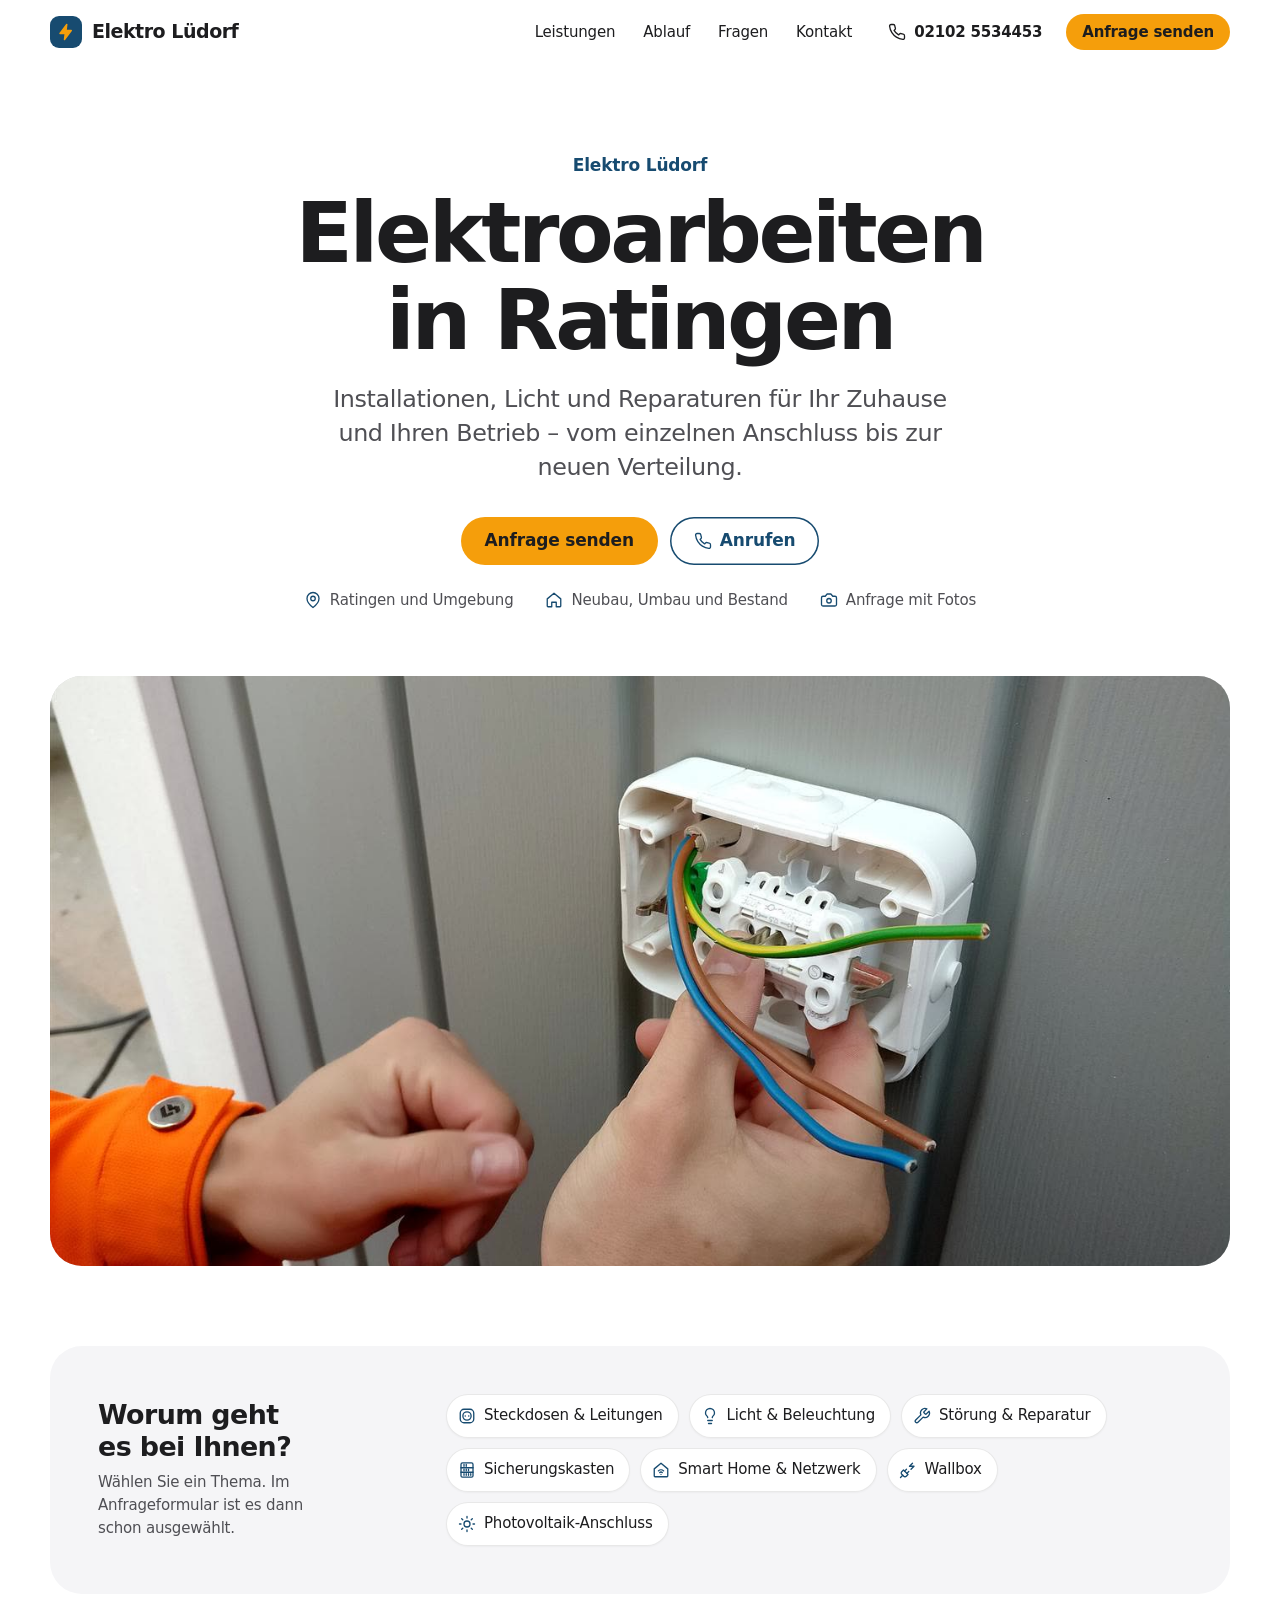
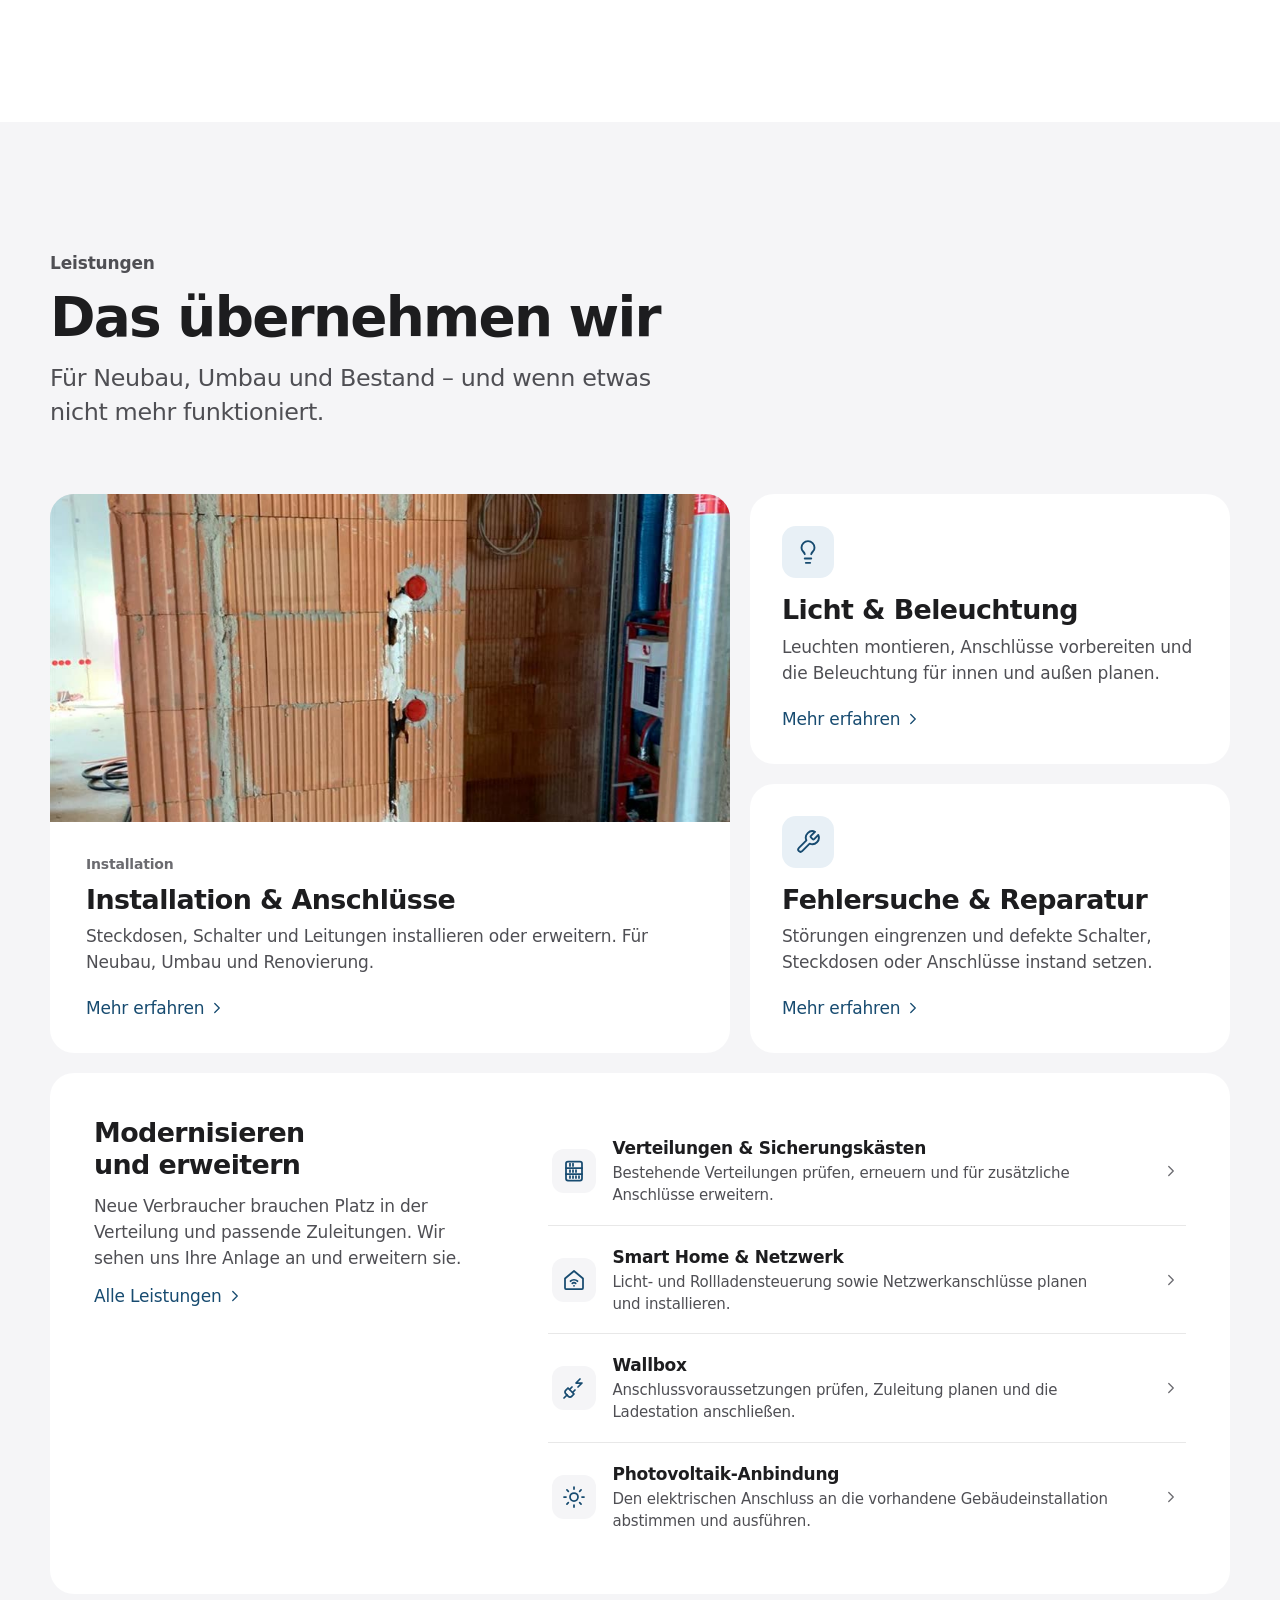
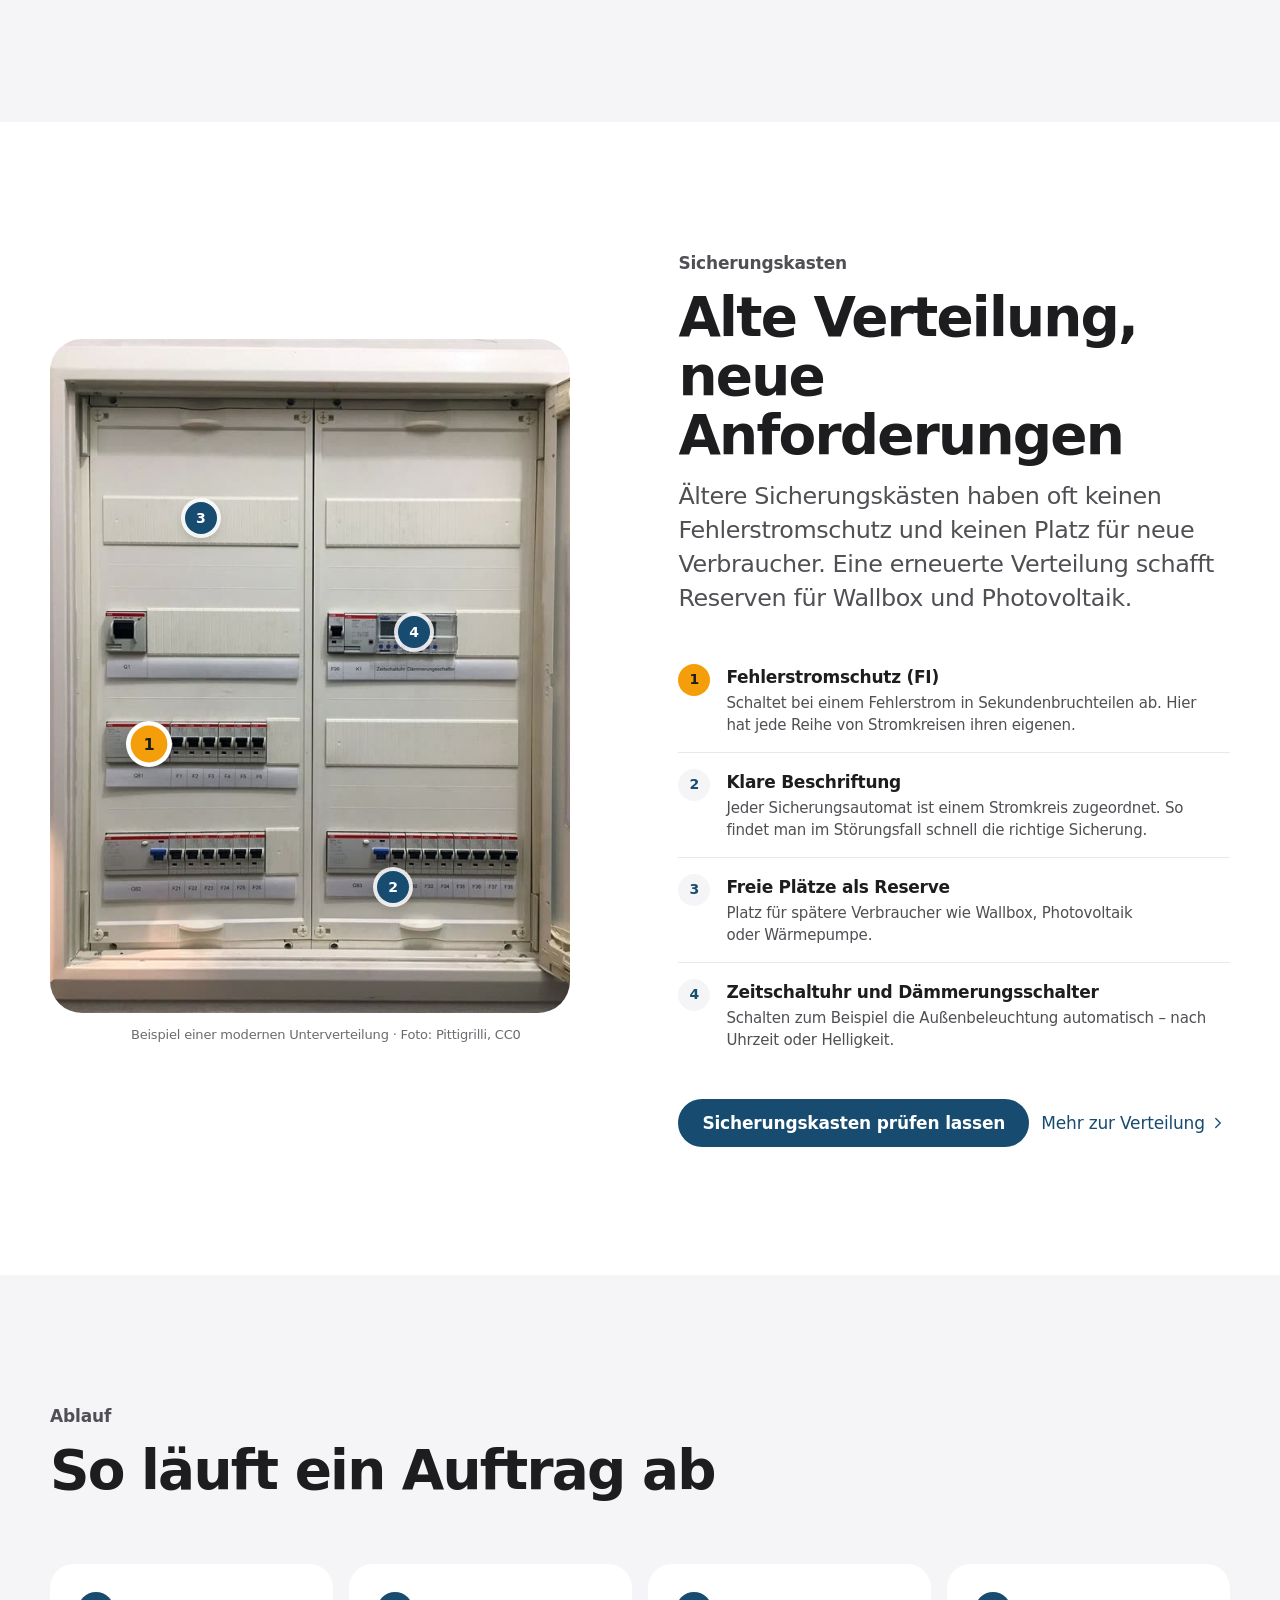
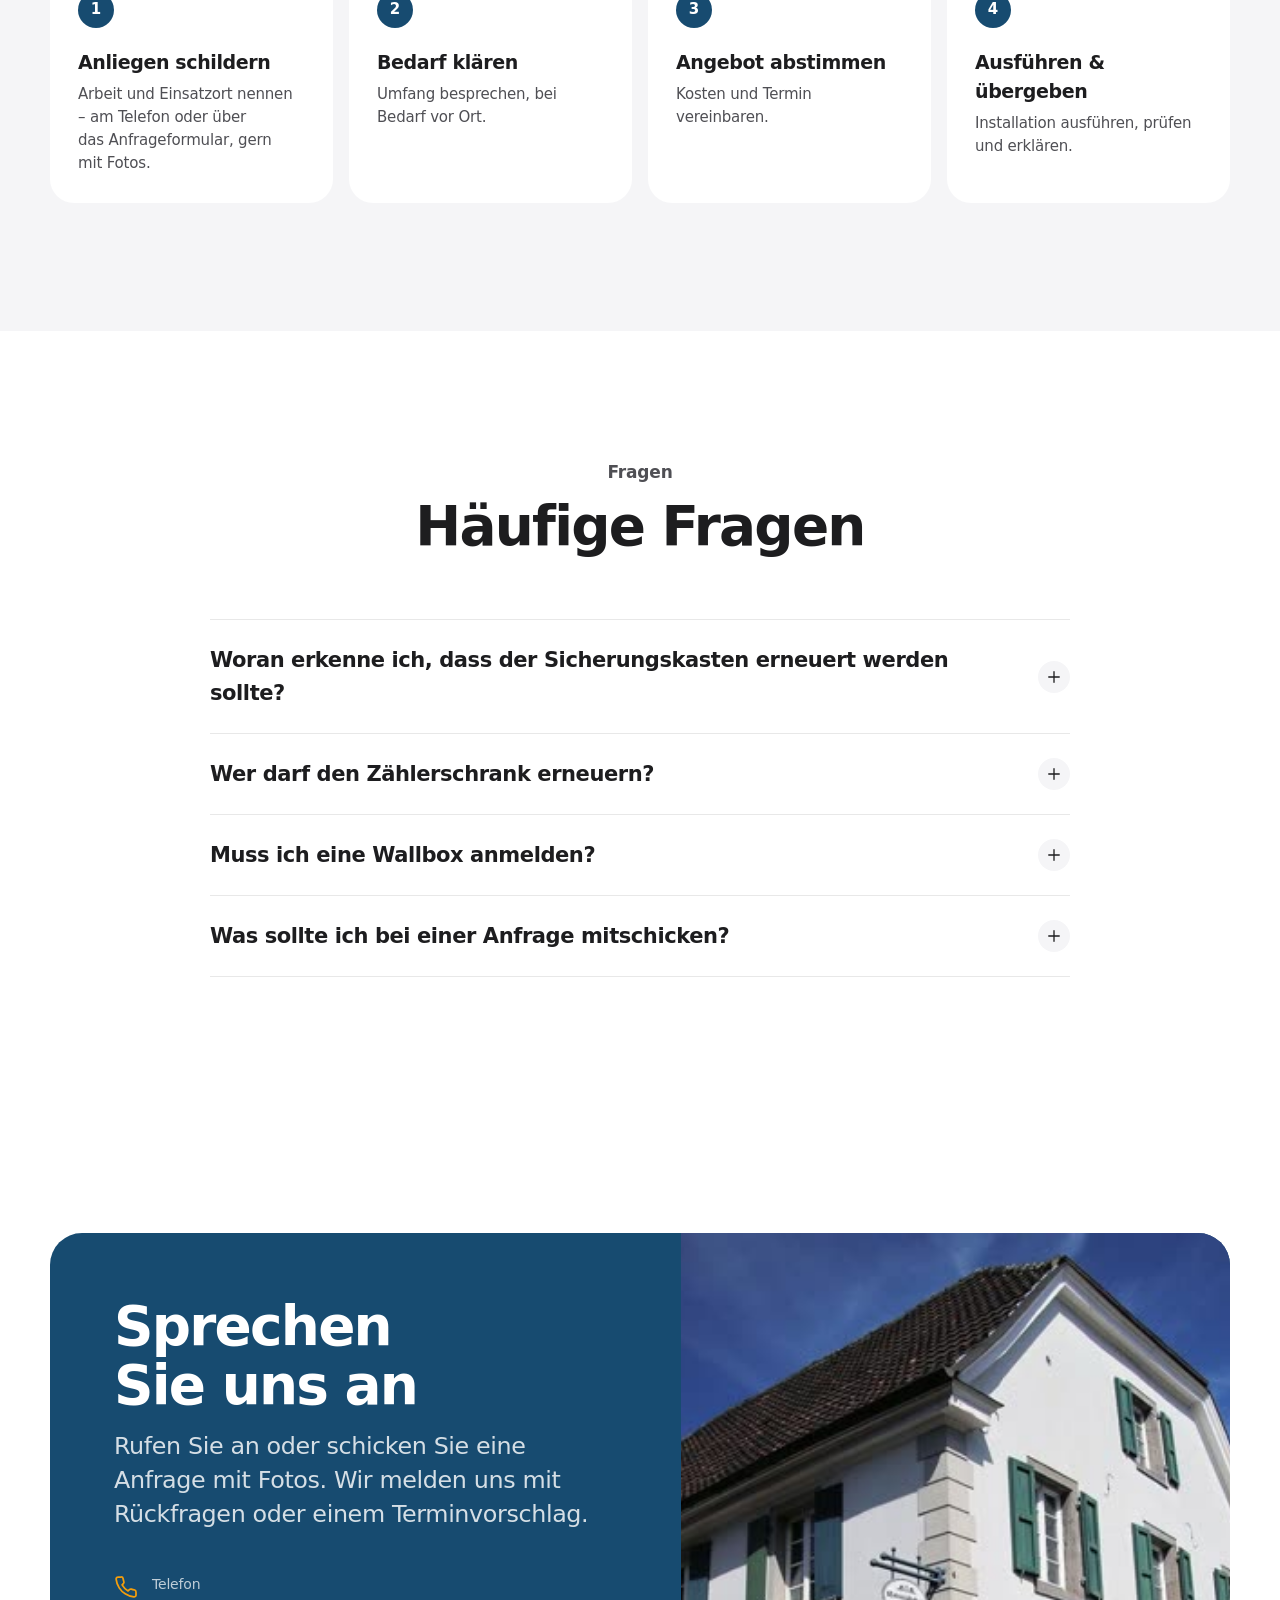
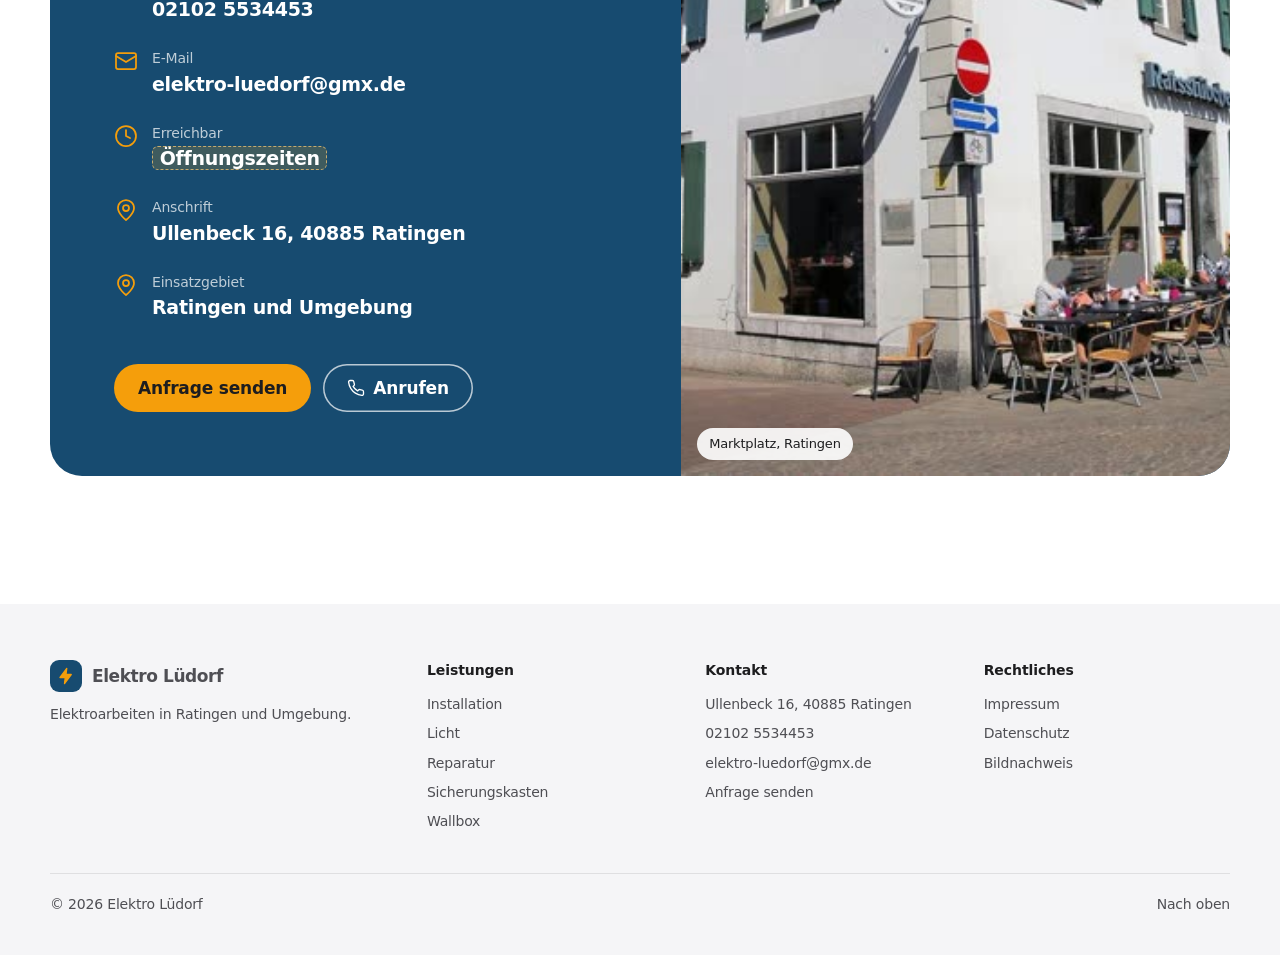
<file: index.html>
<!doctype html>
<html lang="de">
<head>
  <meta charset="utf-8">
  <meta name="viewport" content="width=device-width, initial-scale=1, viewport-fit=cover">
  <title>Elektro Lüdorf – Elektriker in Ratingen</title>
  <meta name="description" content="Elektro Lüdorf in Ratingen: Installationen, Licht und Reparaturen für Zuhause und Betrieb. Anfrage mit Fotos direkt online senden.">
  <!-- Vorschau: vor Livegang auf "index, follow" stellen (siehe OFFENE-PUNKTE.md) -->
  <meta name="robots" content="noindex, nofollow">
  <meta name="theme-color" content="#ffffff">
  <meta property="og:type" content="website">
  <meta property="og:locale" content="de_DE">
  <meta property="og:site_name" content="Elektro Lüdorf">
  <meta property="og:title" content="Elektro Lüdorf – Elektriker in Ratingen">
  <meta property="og:description" content="Elektro Lüdorf in Ratingen: Installationen, Licht und Reparaturen für Zuhause und Betrieb. Anfrage mit Fotos direkt online senden.">
  <link rel="icon" href="img/favicon.svg" type="image/svg+xml">
  <link rel="stylesheet" href="css/style.css">
  <script src="js/main.js" defer></script>
  <script type="application/ld+json">
  {
    "@context": "https://schema.org",
    "@type": "Electrician",
    "name": "Elektro Lüdorf",
    "founder": { "@type": "Person", "name": "Rainer Lüdorf" },
    "telephone": "+49 2102 5534453",
    "email": "elektro-luedorf@gmx.de",
    "areaServed": { "@type": "City", "name": "Ratingen" },
    "address": { "@type": "PostalAddress", "streetAddress": "Ullenbeck 16", "postalCode": "40885", "addressLocality": "Ratingen", "addressRegion": "NW", "addressCountry": "DE" }
  }
  </script>
</head>
<body>
  <a class="skip-link" href="#inhalt">Zum Inhalt springen</a>

  <header class="site-header">
    <div class="wrap header-inner">
      <a class="brand" href="index.html" aria-label="Elektro Lüdorf – Startseite">
        <span class="brand-mark"><svg class="" stroke-width="2" viewBox="0 0 24 24" fill="currentColor" stroke="currentColor" stroke-width="1.75" stroke-linecap="round" stroke-linejoin="round" aria-hidden="true" focusable="false"><path d="M13 2 4 14h7l-1 8 9-12h-7l1-8z"/></svg></span>
        Elektro Lüdorf
      </a>
      <nav class="nav" aria-label="Hauptnavigation">
        <ul>
          <li><a href="leistungen.html">Leistungen</a></li>
          <li><a href="index.html#ablauf">Ablauf</a></li>
          <li><a href="index.html#fragen">Fragen</a></li>
          <li><a href="kontakt.html">Kontakt</a></li>
        </ul>
      </nav>
      <a class="header-phone" href="tel:+4921025534453"><svg class="icon-s" viewBox="0 0 24 24" fill="none" stroke="currentColor" stroke-width="1.75" stroke-linecap="round" stroke-linejoin="round" aria-hidden="true" focusable="false"><path d="M22 16.92v3a2 2 0 0 1-2.18 2 19.8 19.8 0 0 1-8.63-3.07 19.5 19.5 0 0 1-6-6A19.8 19.8 0 0 1 2.12 4.18 2 2 0 0 1 4.11 2h3a2 2 0 0 1 2 1.72c.13.96.36 1.9.7 2.81a2 2 0 0 1-.45 2.11L8.09 9.91a16 16 0 0 0 6 6l1.27-1.27a2 2 0 0 1 2.11-.45c.91.34 1.85.57 2.81.7A2 2 0 0 1 22 16.92z"/></svg>02102 5534453</a>
      <a class="btn btn-primary btn-small header-cta" href="kontakt.html#anfrage">Anfrage senden</a>
      <button class="menu-toggle" type="button" aria-expanded="false" aria-controls="menu" aria-label="Menü öffnen">
        <svg width="22" height="22" viewBox="0 0 22 22" aria-hidden="true"><rect class="bar bar-1" x="3" y="6" width="16" height="1.75" rx=".9" fill="currentColor"/><rect class="bar bar-2" x="3" y="14" width="16" height="1.75" rx=".9" fill="currentColor"/></svg>
      </button>
    </div>
  </header>

  <div class="menu-panel" id="menu">
    <nav aria-label="Menü">
      <ul>
        <li><a href="leistungen.html">Leistungen<svg class="icon-s" viewBox="0 0 24 24" fill="none" stroke="currentColor" stroke-width="1.75" stroke-linecap="round" stroke-linejoin="round" aria-hidden="true" focusable="false"><path d="m9 18 6-6-6-6"/></svg></a></li>
        <li><a href="index.html#ablauf">Ablauf<svg class="icon-s" viewBox="0 0 24 24" fill="none" stroke="currentColor" stroke-width="1.75" stroke-linecap="round" stroke-linejoin="round" aria-hidden="true" focusable="false"><path d="m9 18 6-6-6-6"/></svg></a></li>
        <li><a href="index.html#fragen">Fragen<svg class="icon-s" viewBox="0 0 24 24" fill="none" stroke="currentColor" stroke-width="1.75" stroke-linecap="round" stroke-linejoin="round" aria-hidden="true" focusable="false"><path d="m9 18 6-6-6-6"/></svg></a></li>
        <li><a href="kontakt.html">Kontakt<svg class="icon-s" viewBox="0 0 24 24" fill="none" stroke="currentColor" stroke-width="1.75" stroke-linecap="round" stroke-linejoin="round" aria-hidden="true" focusable="false"><path d="m9 18 6-6-6-6"/></svg></a></li>
      </ul>
    </nav>
    <div class="menu-actions">
      <a class="btn btn-primary" href="kontakt.html#anfrage">Anfrage senden</a>
      <a class="btn btn-secondary" href="tel:+4921025534453"><svg class="icon-s" viewBox="0 0 24 24" fill="none" stroke="currentColor" stroke-width="1.75" stroke-linecap="round" stroke-linejoin="round" aria-hidden="true" focusable="false"><path d="M22 16.92v3a2 2 0 0 1-2.18 2 19.8 19.8 0 0 1-8.63-3.07 19.5 19.5 0 0 1-6-6A19.8 19.8 0 0 1 2.12 4.18 2 2 0 0 1 4.11 2h3a2 2 0 0 1 2 1.72c.13.96.36 1.9.7 2.81a2 2 0 0 1-.45 2.11L8.09 9.91a16 16 0 0 0 6 6l1.27-1.27a2 2 0 0 1 2.11-.45c.91.34 1.85.57 2.81.7A2 2 0 0 1 22 16.92z"/></svg>Anrufen</a>
    </div>
  </div>

  <main id="inhalt">
    <section class="hero" aria-labelledby="hero-titel">
      <div class="wrap">
        <div class="hero-copy">
          <span class="eyebrow">Elektro Lüdorf</span>
          <h1 class="display" id="hero-titel">Elektroarbeiten in Ratingen</h1>
          <p class="lead">Installationen, Licht und Reparaturen für Ihr Zuhause und Ihren Betrieb&nbsp;– vom einzelnen Anschluss bis zur neuen Verteilung.</p>
          <div class="hero-actions">
            <a class="btn btn-primary" href="kontakt.html#anfrage">Anfrage senden</a>
            <a class="btn btn-secondary" href="tel:+4921025534453"><svg class="icon-s" viewBox="0 0 24 24" fill="none" stroke="currentColor" stroke-width="1.75" stroke-linecap="round" stroke-linejoin="round" aria-hidden="true" focusable="false"><path d="M22 16.92v3a2 2 0 0 1-2.18 2 19.8 19.8 0 0 1-8.63-3.07 19.5 19.5 0 0 1-6-6A19.8 19.8 0 0 1 2.12 4.18 2 2 0 0 1 4.11 2h3a2 2 0 0 1 2 1.72c.13.96.36 1.9.7 2.81a2 2 0 0 1-.45 2.11L8.09 9.91a16 16 0 0 0 6 6l1.27-1.27a2 2 0 0 1 2.11-.45c.91.34 1.85.57 2.81.7A2 2 0 0 1 22 16.92z"/></svg>Anrufen</a>
          </div>
          <ul class="hero-facts">
            <li><svg class="icon-s" viewBox="0 0 24 24" fill="none" stroke="currentColor" stroke-width="1.75" stroke-linecap="round" stroke-linejoin="round" aria-hidden="true" focusable="false"><path d="M20 10c0 6-8 12-8 12s-8-6-8-12a8 8 0 0 1 16 0z"/><circle cx="12" cy="10" r="3"/></svg>Ratingen und Umgebung</li>
            <li><svg class="icon-s" viewBox="0 0 24 24" fill="none" stroke="currentColor" stroke-width="1.75" stroke-linecap="round" stroke-linejoin="round" aria-hidden="true" focusable="false"><path d="M3 10.5 12 3l9 7.5V20a1 1 0 0 1-1 1h-5v-6h-6v6H4a1 1 0 0 1-1-1z"/></svg>Neubau, Umbau und Bestand</li>
            <li><svg class="icon-s" viewBox="0 0 24 24" fill="none" stroke="currentColor" stroke-width="1.75" stroke-linecap="round" stroke-linejoin="round" aria-hidden="true" focusable="false"><path d="M14.5 4h-5L7 7H4a2 2 0 0 0-2 2v9a2 2 0 0 0 2 2h16a2 2 0 0 0 2-2V9a2 2 0 0 0-2-2h-3z"/><circle cx="12" cy="13" r="3"/></svg>Anfrage mit Fotos</li>
          </ul>
        </div>

        <div class="hero-media">
          <img src="img/fotos/steckdose-montage-1400.jpg" srcset="img/fotos/steckdose-montage-800.jpg 800w, img/fotos/steckdose-montage-1400.jpg 1400w" sizes="(min-width: 1260px) 1180px, 100vw" width="1400" height="1050" alt="Elektriker in orangefarbener Arbeitsjacke schließt eine Aufputz-Steckdose an einer Außenwand an" fetchpriority="high" decoding="async">
        </div>

        <div class="topic-picker">
          <div>
            <h2 class="h3">Worum geht es bei Ihnen?</h2>
            <p>Wählen Sie ein Thema. Im Anfrageformular ist es dann schon ausgewählt.</p>
          </div>
          <ul class="chips">
            <li><a class="chip" href="kontakt.html?thema=installation#anfrage"><svg class="icon-s" viewBox="0 0 24 24" fill="none" stroke="currentColor" stroke-width="1.75" stroke-linecap="round" stroke-linejoin="round" aria-hidden="true" focusable="false"><rect x="3" y="3" width="18" height="18" rx="5"/><circle cx="12" cy="12" r="5.5"/><circle cx="9.7" cy="12" r="1" fill="currentColor" stroke="none"/><circle cx="14.3" cy="12" r="1" fill="currentColor" stroke="none"/></svg>Steckdosen & Leitungen</a></li>
            <li><a class="chip" href="kontakt.html?thema=licht#anfrage"><svg class="icon-s" viewBox="0 0 24 24" fill="none" stroke="currentColor" stroke-width="1.75" stroke-linecap="round" stroke-linejoin="round" aria-hidden="true" focusable="false"><path d="M15 14c.2-1 .7-1.7 1.5-2.5 1-.9 1.5-2.2 1.5-3.5A6 6 0 0 0 6 8c0 1 .2 2.2 1.5 3.5.7.7 1.3 1.5 1.5 2.5"/><path d="M9 18h6"/><path d="M10 22h4"/></svg>Licht & Beleuchtung</a></li>
            <li><a class="chip" href="kontakt.html?thema=reparatur#anfrage"><svg class="icon-s" viewBox="0 0 24 24" fill="none" stroke="currentColor" stroke-width="1.75" stroke-linecap="round" stroke-linejoin="round" aria-hidden="true" focusable="false"><path d="M14.7 6.3a1 1 0 0 0 0 1.4l1.6 1.6a1 1 0 0 0 1.4 0l3.77-3.77a6 6 0 0 1-7.94 7.94l-6.91 6.91a2.12 2.12 0 0 1-3-3l6.91-6.91a6 6 0 0 1 7.94-7.94l-3.76 3.76z"/></svg>Störung & Reparatur</a></li>
            <li><a class="chip" href="kontakt.html?thema=verteilung#anfrage"><svg class="icon-s" viewBox="0 0 24 24" fill="none" stroke="currentColor" stroke-width="1.75" stroke-linecap="round" stroke-linejoin="round" aria-hidden="true" focusable="false"><rect x="4" y="2.5" width="16" height="19" rx="2"/><path d="M4 9h16M4 15h16"/><path d="M8 11v2M11 11v2M14 11v2M8 4.5v2.5M11 4.5v2.5M8 17v2M11 17v2M14 17v2M17 17v2"/></svg>Sicherungskasten</a></li>
            <li><a class="chip" href="kontakt.html?thema=smart-home#anfrage"><svg class="icon-s" viewBox="0 0 24 24" fill="none" stroke="currentColor" stroke-width="1.75" stroke-linecap="round" stroke-linejoin="round" aria-hidden="true" focusable="false"><path d="M3 10.5 12 3l9 7.5V20a1 1 0 0 1-1 1H4a1 1 0 0 1-1-1z"/><path d="M8.5 13.2a5 5 0 0 1 7 0"/><path d="M10.3 15.4a2.4 2.4 0 0 1 3.4 0"/><circle cx="12" cy="17.8" r=".9" fill="currentColor" stroke="none"/></svg>Smart Home & Netzwerk</a></li>
            <li><a class="chip" href="kontakt.html?thema=wallbox#anfrage"><svg class="icon-s" viewBox="0 0 24 24" fill="none" stroke="currentColor" stroke-width="1.75" stroke-linecap="round" stroke-linejoin="round" aria-hidden="true" focusable="false"><path d="M6.3 20.3a2.4 2.4 0 0 0 3.4 0L12 18l-6-6-2.3 2.3a2.4 2.4 0 0 0 0 3.4z"/><path d="m2 22 3-3"/><path d="M7.5 13.5 10 11"/><path d="M10.5 16.5 13 14"/><path d="m18 3-4 4h6l-4 4"/></svg>Wallbox</a></li>
            <li><a class="chip" href="kontakt.html?thema=photovoltaik#anfrage"><svg class="icon-s" viewBox="0 0 24 24" fill="none" stroke="currentColor" stroke-width="1.75" stroke-linecap="round" stroke-linejoin="round" aria-hidden="true" focusable="false"><circle cx="12" cy="12" r="4"/><path d="M12 2v2M12 20v2M4.93 4.93l1.41 1.41M17.66 17.66l1.41 1.41M2 12h2M20 12h2M6.34 17.66l-1.41 1.41M19.07 4.93l-1.41 1.41"/></svg>Photovoltaik-Anschluss</a></li>
          </ul>
        </div>
      </div>
    </section>

    <section class="section section-alt" id="leistungen" aria-labelledby="leistungen-titel">
      <div class="wrap">
        <div class="section-head">
          <span class="eyebrow">Leistungen</span>
          <h2 class="h2" id="leistungen-titel">Das übernehmen wir</h2>
          <p class="lead">Für Neubau, Umbau und Bestand – und wenn etwas nicht mehr funktioniert.</p>
        </div>

        <div class="tiles">
          <a class="tile tile-a" href="leistungen.html#installation">
            <div class="tile-media">
              <img src="img/fotos/rohbau-leitungen-600.jpg" srcset="img/fotos/rohbau-leitungen-600.jpg 600w, img/fotos/rohbau-leitungen-900.jpg 900w" sizes="(min-width: 760px) 760px, 100vw" width="900" height="1200" alt="Rohbauwand mit frisch verlegten Leitungen und Unterputzdosen" loading="lazy" decoding="async" style="object-position:50% 45%">
            </div>
            <div class="tile-body">
              <span class="tile-tag">Installation</span>
              <h3 class="h3">Installation & Anschlüsse</h3>
              <p>Steckdosen, Schalter und Leitungen installieren oder erweitern. Für Neubau, Umbau und Renovierung.</p>
              <span class="link-arrow">Mehr erfahren<svg class="icon-s" viewBox="0 0 24 24" fill="none" stroke="currentColor" stroke-width="1.75" stroke-linecap="round" stroke-linejoin="round" aria-hidden="true" focusable="false"><path d="m9 18 6-6-6-6"/></svg></span>
            </div>
          </a>
          <a class="tile tile-b" href="leistungen.html#licht">
            <div class="tile-body">
              <span class="tile-icon"><svg class="icon" viewBox="0 0 24 24" fill="none" stroke="currentColor" stroke-width="1.75" stroke-linecap="round" stroke-linejoin="round" aria-hidden="true" focusable="false"><path d="M15 14c.2-1 .7-1.7 1.5-2.5 1-.9 1.5-2.2 1.5-3.5A6 6 0 0 0 6 8c0 1 .2 2.2 1.5 3.5.7.7 1.3 1.5 1.5 2.5"/><path d="M9 18h6"/><path d="M10 22h4"/></svg></span>
              <h3 class="h3">Licht & Beleuchtung</h3>
              <p>Leuchten montieren, Anschlüsse vorbereiten und die Beleuchtung für innen und außen planen.</p>
              <span class="link-arrow">Mehr erfahren<svg class="icon-s" viewBox="0 0 24 24" fill="none" stroke="currentColor" stroke-width="1.75" stroke-linecap="round" stroke-linejoin="round" aria-hidden="true" focusable="false"><path d="m9 18 6-6-6-6"/></svg></span>
            </div>
          </a>
          <a class="tile tile-c" href="leistungen.html#reparatur">
            <div class="tile-body">
              <span class="tile-icon"><svg class="icon" viewBox="0 0 24 24" fill="none" stroke="currentColor" stroke-width="1.75" stroke-linecap="round" stroke-linejoin="round" aria-hidden="true" focusable="false"><path d="M14.7 6.3a1 1 0 0 0 0 1.4l1.6 1.6a1 1 0 0 0 1.4 0l3.77-3.77a6 6 0 0 1-7.94 7.94l-6.91 6.91a2.12 2.12 0 0 1-3-3l6.91-6.91a6 6 0 0 1 7.94-7.94l-3.76 3.76z"/></svg></span>
              <h3 class="h3">Fehlersuche & Reparatur</h3>
              <p>Störungen eingrenzen und defekte Schalter, Steckdosen oder Anschlüsse instand setzen.</p>
              <span class="link-arrow">Mehr erfahren<svg class="icon-s" viewBox="0 0 24 24" fill="none" stroke="currentColor" stroke-width="1.75" stroke-linecap="round" stroke-linejoin="round" aria-hidden="true" focusable="false"><path d="m9 18 6-6-6-6"/></svg></span>
            </div>
          </a>
        </div>

        <div class="panel">
          <div class="panel-intro">
            <h3 class="h3">Modernisieren und erweitern</h3>
            <p>Neue Verbraucher brauchen Platz in der Verteilung und passende Zuleitungen. Wir sehen uns Ihre Anlage an und erweitern sie.</p>
            <p><a class="link-arrow" href="leistungen.html">Alle Leistungen<svg class="icon-s" viewBox="0 0 24 24" fill="none" stroke="currentColor" stroke-width="1.75" stroke-linecap="round" stroke-linejoin="round" aria-hidden="true" focusable="false"><path d="m9 18 6-6-6-6"/></svg></a></p>
          </div>
          <ul class="rows">
            <li><a class="row-link" href="leistungen.html#verteilung"><span class="row-icon"><svg class="icon" viewBox="0 0 24 24" fill="none" stroke="currentColor" stroke-width="1.75" stroke-linecap="round" stroke-linejoin="round" aria-hidden="true" focusable="false"><rect x="4" y="2.5" width="16" height="19" rx="2"/><path d="M4 9h16M4 15h16"/><path d="M8 11v2M11 11v2M14 11v2M8 4.5v2.5M11 4.5v2.5M8 17v2M11 17v2M14 17v2M17 17v2"/></svg></span><span><strong>Verteilungen & Sicherungskästen</strong><span class="row-text">Bestehende Verteilungen prüfen, erneuern und für zusätzliche Anschlüsse erweitern.</span></span><svg class="icon-s chev" viewBox="0 0 24 24" fill="none" stroke="currentColor" stroke-width="1.75" stroke-linecap="round" stroke-linejoin="round" aria-hidden="true" focusable="false"><path d="m9 18 6-6-6-6"/></svg></a></li>
            <li><a class="row-link" href="leistungen.html#smart-home"><span class="row-icon"><svg class="icon" viewBox="0 0 24 24" fill="none" stroke="currentColor" stroke-width="1.75" stroke-linecap="round" stroke-linejoin="round" aria-hidden="true" focusable="false"><path d="M3 10.5 12 3l9 7.5V20a1 1 0 0 1-1 1H4a1 1 0 0 1-1-1z"/><path d="M8.5 13.2a5 5 0 0 1 7 0"/><path d="M10.3 15.4a2.4 2.4 0 0 1 3.4 0"/><circle cx="12" cy="17.8" r=".9" fill="currentColor" stroke="none"/></svg></span><span><strong>Smart Home & Netzwerk</strong><span class="row-text">Licht- und Rollladensteuerung sowie Netzwerkanschlüsse planen und installieren.</span></span><svg class="icon-s chev" viewBox="0 0 24 24" fill="none" stroke="currentColor" stroke-width="1.75" stroke-linecap="round" stroke-linejoin="round" aria-hidden="true" focusable="false"><path d="m9 18 6-6-6-6"/></svg></a></li>
            <li><a class="row-link" href="leistungen.html#wallbox"><span class="row-icon"><svg class="icon" viewBox="0 0 24 24" fill="none" stroke="currentColor" stroke-width="1.75" stroke-linecap="round" stroke-linejoin="round" aria-hidden="true" focusable="false"><path d="M6.3 20.3a2.4 2.4 0 0 0 3.4 0L12 18l-6-6-2.3 2.3a2.4 2.4 0 0 0 0 3.4z"/><path d="m2 22 3-3"/><path d="M7.5 13.5 10 11"/><path d="M10.5 16.5 13 14"/><path d="m18 3-4 4h6l-4 4"/></svg></span><span><strong>Wallbox</strong><span class="row-text">Anschlussvoraussetzungen prüfen, Zuleitung planen und die Ladestation anschließen.</span></span><svg class="icon-s chev" viewBox="0 0 24 24" fill="none" stroke="currentColor" stroke-width="1.75" stroke-linecap="round" stroke-linejoin="round" aria-hidden="true" focusable="false"><path d="m9 18 6-6-6-6"/></svg></a></li>
            <li><a class="row-link" href="leistungen.html#photovoltaik"><span class="row-icon"><svg class="icon" viewBox="0 0 24 24" fill="none" stroke="currentColor" stroke-width="1.75" stroke-linecap="round" stroke-linejoin="round" aria-hidden="true" focusable="false"><circle cx="12" cy="12" r="4"/><path d="M12 2v2M12 20v2M4.93 4.93l1.41 1.41M17.66 17.66l1.41 1.41M2 12h2M20 12h2M6.34 17.66l-1.41 1.41M19.07 4.93l-1.41 1.41"/></svg></span><span><strong>Photovoltaik-Anbindung</strong><span class="row-text">Den elektrischen Anschluss an die vorhandene Gebäudeinstallation abstimmen und ausführen.</span></span><svg class="icon-s chev" viewBox="0 0 24 24" fill="none" stroke="currentColor" stroke-width="1.75" stroke-linecap="round" stroke-linejoin="round" aria-hidden="true" focusable="false"><path d="m9 18 6-6-6-6"/></svg></a></li>
          </ul>
        </div>
      </div>
    </section>

    <section class="section" id="verteilung" aria-labelledby="verteilung-titel">
      <div class="wrap explain" data-explain>
        <div>
          <figure class="figure">
            <img src="img/fotos/verteilung-640.jpg" srcset="img/fotos/verteilung-640.jpg 640w, img/fotos/verteilung-1080.jpg 1080w" sizes="(min-width: 960px) 520px, 100vw" width="1080" height="1400" alt="Geöffnete, beschriftete Unterverteilung mit Fehlerstromschutzschaltern, Sicherungsautomaten, Zeitschaltuhr und freien Plätzen" loading="lazy" decoding="async">
            <button class="hotspot" type="button" style="left:19%;top:60%" tabindex="-1" aria-hidden="true" data-i="0">1</button>
            <button class="hotspot" type="button" style="left:66%;top:81.3%" tabindex="-1" aria-hidden="true" data-i="1">2</button>
            <button class="hotspot" type="button" style="left:29%;top:26.5%" tabindex="-1" aria-hidden="true" data-i="2">3</button>
            <button class="hotspot" type="button" style="left:70%;top:43.5%" tabindex="-1" aria-hidden="true" data-i="3">4</button>
          </figure>
          <p class="figcaption-note">Beispiel einer modernen Unterverteilung · Foto: Pittigrilli, CC0</p>
        </div>
        <div>
          <span class="eyebrow">Sicherungskasten</span>
          <h2 class="h2" id="verteilung-titel">Alte Verteilung, neue Anforderungen</h2>
          <p class="lead" style="margin-top:16px">Ältere Sicherungskästen haben oft keinen Fehlerstromschutz und keinen Platz für neue Verbraucher. Eine erneuerte Verteilung schafft Reserven für Wallbox und Photovoltaik.</p>
          <ol class="legend">
            <li><button type="button" data-i="0"><span class="num">1</span><span><strong>Fehlerstromschutz (FI)</strong><span class="legend-text">Schaltet bei einem Fehlerstrom in Sekundenbruchteilen ab. Hier hat jede Reihe von Stromkreisen ihren eigenen.</span></span></button></li>
            <li><button type="button" data-i="1"><span class="num">2</span><span><strong>Klare Beschriftung</strong><span class="legend-text">Jeder Sicherungsautomat ist einem Stromkreis zugeordnet. So findet man im Störungsfall schnell die richtige Sicherung.</span></span></button></li>
            <li><button type="button" data-i="2"><span class="num">3</span><span><strong>Freie Plätze als Reserve</strong><span class="legend-text">Platz für spätere Verbraucher wie Wallbox, Photovoltaik oder Wärmepumpe.</span></span></button></li>
            <li><button type="button" data-i="3"><span class="num">4</span><span><strong>Zeitschaltuhr und Dämmerungsschalter</strong><span class="legend-text">Schalten zum Beispiel die Außenbeleuchtung automatisch – nach Uhrzeit oder Helligkeit.</span></span></button></li>
          </ol>
          <div class="explain-actions">
            <a class="btn btn-brand" href="kontakt.html?thema=verteilung#anfrage">Sicherungskasten prüfen lassen</a>
            <a class="link-arrow" href="leistungen.html#verteilung">Mehr zur Verteilung<svg class="icon-s" viewBox="0 0 24 24" fill="none" stroke="currentColor" stroke-width="1.75" stroke-linecap="round" stroke-linejoin="round" aria-hidden="true" focusable="false"><path d="m9 18 6-6-6-6"/></svg></a>
          </div>
        </div>
      </div>
    </section>

    <section class="section section-alt" id="ablauf" aria-labelledby="ablauf-titel">
      <div class="wrap">
        <div class="section-head">
          <span class="eyebrow">Ablauf</span>
          <h2 class="h2" id="ablauf-titel">So läuft ein Auftrag ab</h2>
        </div>
        <ol class="steps">
          <li><h3>Anliegen schildern</h3><p>Arbeit und Einsatzort nennen – am Telefon oder über das Anfrageformular, gern mit Fotos.</p></li>
          <li><h3>Bedarf klären</h3><p>Umfang besprechen, bei Bedarf vor Ort.</p></li>
          <li><h3>Angebot abstimmen</h3><p>Kosten und Termin vereinbaren.</p></li>
          <li><h3>Ausführen & übergeben</h3><p>Installation ausführen, prüfen und erklären.</p></li>
        </ol>
      </div>
    </section>

    <section class="section" id="fragen" aria-labelledby="fragen-titel">
      <div class="wrap">
        <div class="section-head center">
          <span class="eyebrow">Fragen</span>
          <h2 class="h2" id="fragen-titel">Häufige Fragen</h2>
        </div>
        <div class="faq">
          <details>
            <summary>Woran erkenne ich, dass der Sicherungskasten erneuert werden sollte?<span class="plus"><svg class="icon-s" viewBox="0 0 24 24" fill="none" stroke="currentColor" stroke-width="1.75" stroke-linecap="round" stroke-linejoin="round" aria-hidden="true" focusable="false"><path d="M12 5v14M5 12h14"/></svg></span></summary>
            <div class="answer"><p>Typische Hinweise sind Schraubsicherungen statt Sicherungsautomaten, ein fehlender Fehlerstromschutzschalter, Sicherungen, die häufig auslösen, oder kein Platz mehr für neue Stromkreise. Spätestens wenn eine Wallbox, Photovoltaik oder eine Wärmepumpe dazukommen soll, lohnt sich eine Prüfung.</p></div>
          </details>
          <details>
            <summary>Wer darf den Zählerschrank erneuern?<span class="plus"><svg class="icon-s" viewBox="0 0 24 24" fill="none" stroke="currentColor" stroke-width="1.75" stroke-linecap="round" stroke-linejoin="round" aria-hidden="true" focusable="false"><path d="M12 5v14M5 12h14"/></svg></span></summary>
            <div class="answer"><p>Arbeiten am Zählerplatz dürfen nur Elektrofachbetriebe ausführen, die im Installateurverzeichnis des zuständigen Netzbetreibers eingetragen sind.</p></div>
          </details>
          <details>
            <summary>Muss ich eine Wallbox anmelden?<span class="plus"><svg class="icon-s" viewBox="0 0 24 24" fill="none" stroke="currentColor" stroke-width="1.75" stroke-linecap="round" stroke-linejoin="round" aria-hidden="true" focusable="false"><path d="M12 5v14M5 12h14"/></svg></span></summary>
            <div class="answer"><p>Ja. Ladeeinrichtungen für Elektroautos müssen vor der Inbetriebnahme beim Netzbetreiber angemeldet werden. Bei mehr als 12 kVA Leistung braucht es zusätzlich dessen Zustimmung. Die Anmeldung übernimmt in der Regel der ausführende Elektrofachbetrieb.</p></div>
          </details>
          <details>
            <summary>Was sollte ich bei einer Anfrage mitschicken?<span class="plus"><svg class="icon-s" viewBox="0 0 24 24" fill="none" stroke="currentColor" stroke-width="1.75" stroke-linecap="round" stroke-linejoin="round" aria-hidden="true" focusable="false"><path d="M12 5v14M5 12h14"/></svg></span></summary>
            <div class="answer"><p>Eine kurze Beschreibung, den Einsatzort und ein paar Fotos – zum Beispiel vom Sicherungskasten oder von der Stelle, um die es geht. Im <a href="kontakt.html#anfrage">Anfrageformular</a> können Sie bis zu fünf Bilder anhängen.</p></div>
          </details>
        </div>
      </div>
    </section>

  <section class="section" id="kontakt" aria-labelledby="kontakt-titel">
    <div class="wrap">
      <div class="contact-band on-dark">
        <div class="contact-band-body">
          <h2 class="h2" id="kontakt-titel">Sprechen Sie uns an</h2>
          <p class="lead">Rufen Sie an oder schicken Sie eine Anfrage mit Fotos. Wir melden uns mit Rückfragen oder einem Terminvorschlag.</p>
          <ul class="contact-list">
            <li><svg class="icon" viewBox="0 0 24 24" fill="none" stroke="currentColor" stroke-width="1.75" stroke-linecap="round" stroke-linejoin="round" aria-hidden="true" focusable="false"><path d="M22 16.92v3a2 2 0 0 1-2.18 2 19.8 19.8 0 0 1-8.63-3.07 19.5 19.5 0 0 1-6-6A19.8 19.8 0 0 1 2.12 4.18 2 2 0 0 1 4.11 2h3a2 2 0 0 1 2 1.72c.13.96.36 1.9.7 2.81a2 2 0 0 1-.45 2.11L8.09 9.91a16 16 0 0 0 6 6l1.27-1.27a2 2 0 0 1 2.11-.45c.91.34 1.85.57 2.81.7A2 2 0 0 1 22 16.92z"/></svg><span><span class="label">Telefon</span><a class="value" href="tel:+4921025534453">02102 5534453</a></span></li>
            <li><svg class="icon" viewBox="0 0 24 24" fill="none" stroke="currentColor" stroke-width="1.75" stroke-linecap="round" stroke-linejoin="round" aria-hidden="true" focusable="false"><rect x="2" y="4" width="20" height="16" rx="2"/><path d="m22 7-10 6L2 7"/></svg><span><span class="label">E-Mail</span><a class="value" href="mailto:elektro-luedorf@gmx.de">elektro-luedorf@gmx.de</a></span></li>
            <li><svg class="icon" viewBox="0 0 24 24" fill="none" stroke="currentColor" stroke-width="1.75" stroke-linecap="round" stroke-linejoin="round" aria-hidden="true" focusable="false"><circle cx="12" cy="12" r="10"/><path d="M12 6v6l4 2"/></svg><span><span class="label">Erreichbar</span><span class="value"><span class="ph" title="Noch einzutragen">Öffnungszeiten</span></span></span></li>
            <li><svg class="icon" viewBox="0 0 24 24" fill="none" stroke="currentColor" stroke-width="1.75" stroke-linecap="round" stroke-linejoin="round" aria-hidden="true" focusable="false"><path d="M20 10c0 6-8 12-8 12s-8-6-8-12a8 8 0 0 1 16 0z"/><circle cx="12" cy="10" r="3"/></svg><span><span class="label">Anschrift</span><span class="value">Ullenbeck 16, 40885 Ratingen</span></span></li>
            <li><svg class="icon" viewBox="0 0 24 24" fill="none" stroke="currentColor" stroke-width="1.75" stroke-linecap="round" stroke-linejoin="round" aria-hidden="true" focusable="false"><path d="M20 10c0 6-8 12-8 12s-8-6-8-12a8 8 0 0 1 16 0z"/><circle cx="12" cy="10" r="3"/></svg><span><span class="label">Einsatzgebiet</span><span class="value">Ratingen und Umgebung</span></span></li>
          </ul>
          <div class="actions">
            <a class="btn btn-primary" href="kontakt.html#anfrage">Anfrage senden</a>
            <a class="btn btn-ghost-light" href="tel:+4921025534453"><svg class="icon-s" viewBox="0 0 24 24" fill="none" stroke="currentColor" stroke-width="1.75" stroke-linecap="round" stroke-linejoin="round" aria-hidden="true" focusable="false"><path d="M22 16.92v3a2 2 0 0 1-2.18 2 19.8 19.8 0 0 1-8.63-3.07 19.5 19.5 0 0 1-6-6A19.8 19.8 0 0 1 2.12 4.18 2 2 0 0 1 4.11 2h3a2 2 0 0 1 2 1.72c.13.96.36 1.9.7 2.81a2 2 0 0 1-.45 2.11L8.09 9.91a16 16 0 0 0 6 6l1.27-1.27a2 2 0 0 1 2.11-.45c.91.34 1.85.57 2.81.7A2 2 0 0 1 22 16.92z"/></svg>Anrufen</a>
          </div>
        </div>
        <figure class="contact-band-media" style="margin:0">
          <img src="img/fotos/ratingen-marktplatz-700.jpg" srcset="img/fotos/ratingen-marktplatz-700.jpg 700w, img/fotos/ratingen-marktplatz-1200.jpg 1200w" sizes="(min-width: 960px) 520px, 100vw" width="1200" height="800" alt="Weiß verputztes Eckhaus mit grünen Fensterläden am Marktplatz in Ratingen" loading="lazy" decoding="async">
          <figcaption>Marktplatz, Ratingen</figcaption>
        </figure>
      </div>
    </div>
  </section>
  </main>

  <footer class="site-footer">
    <div class="wrap">
      <div class="footer-grid">
        <div>
          <a class="brand" href="index.html">
            <span class="brand-mark"><svg class="" viewBox="0 0 24 24" fill="currentColor" stroke="currentColor" stroke-width="1.75" stroke-linecap="round" stroke-linejoin="round" aria-hidden="true" focusable="false"><path d="M13 2 4 14h7l-1 8 9-12h-7l1-8z"/></svg></span>
            Elektro Lüdorf
          </a>
          <p>Elektroarbeiten in Ratingen und Umgebung.</p>
        </div>
        <div>
          <h2>Leistungen</h2>
          <ul>
            <li><a href="leistungen.html#installation">Installation</a></li>
            <li><a href="leistungen.html#licht">Licht</a></li>
            <li><a href="leistungen.html#reparatur">Reparatur</a></li>
            <li><a href="leistungen.html#verteilung">Sicherungskasten</a></li>
            <li><a href="leistungen.html#wallbox">Wallbox</a></li>
          </ul>
        </div>
        <div>
          <h2>Kontakt</h2>
          <ul>
            <li>Ullenbeck 16, 40885 Ratingen</li>
            <li><a href="tel:+4921025534453">02102 5534453</a></li>
            <li><a href="mailto:elektro-luedorf@gmx.de">elektro-luedorf@gmx.de</a></li>
            <li><a href="kontakt.html#anfrage">Anfrage senden</a></li>
          </ul>
        </div>
        <div>
          <h2>Rechtliches</h2>
          <ul>
            <li><a href="impressum.html">Impressum</a></li>
            <li><a href="datenschutz.html">Datenschutz</a></li>
            <li><a href="impressum.html#bildnachweis">Bildnachweis</a></li>
          </ul>
        </div>
      </div>
      <div class="footer-bottom">
        <span>© 2026 Elektro Lüdorf</span>
        <a href="#inhalt">Nach oben</a>
      </div>
    </div>
  </footer>

  <div class="action-bar" aria-label="Schnellkontakt">
    <a class="btn btn-secondary" href="tel:+4921025534453"><svg class="icon-s" viewBox="0 0 24 24" fill="none" stroke="currentColor" stroke-width="1.75" stroke-linecap="round" stroke-linejoin="round" aria-hidden="true" focusable="false"><path d="M22 16.92v3a2 2 0 0 1-2.18 2 19.8 19.8 0 0 1-8.63-3.07 19.5 19.5 0 0 1-6-6A19.8 19.8 0 0 1 2.12 4.18 2 2 0 0 1 4.11 2h3a2 2 0 0 1 2 1.72c.13.96.36 1.9.7 2.81a2 2 0 0 1-.45 2.11L8.09 9.91a16 16 0 0 0 6 6l1.27-1.27a2 2 0 0 1 2.11-.45c.91.34 1.85.57 2.81.7A2 2 0 0 1 22 16.92z"/></svg>Anrufen</a>
    <a class="btn btn-primary" href="kontakt.html#anfrage">Anfrage senden</a>
  </div>

</body>
</html>
</file>
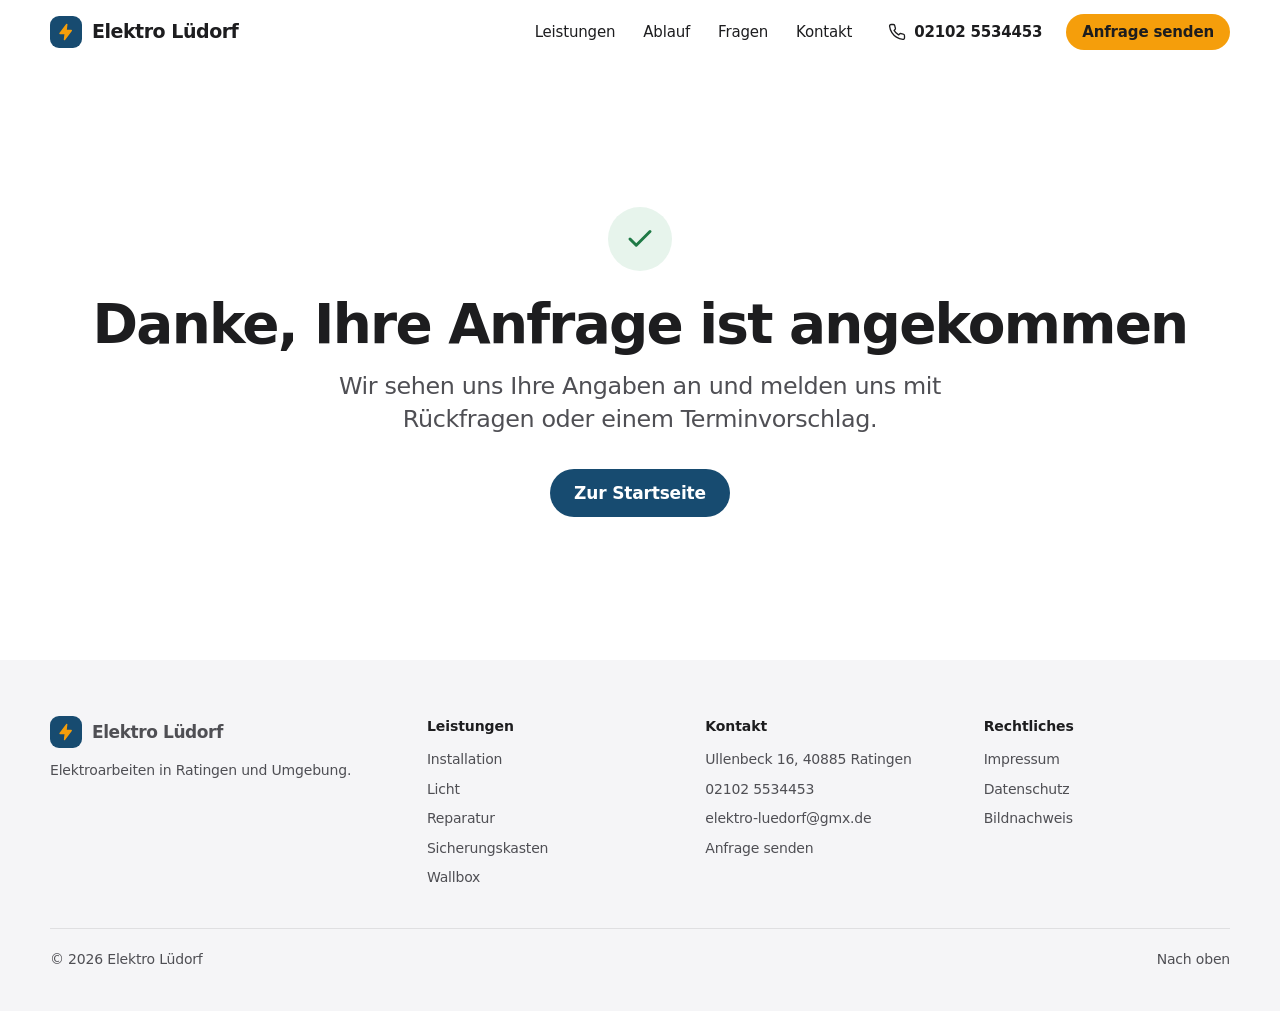
<file: danke.html>
<!doctype html>
<html lang="de">
<head>
  <meta charset="utf-8">
  <meta name="viewport" content="width=device-width, initial-scale=1, viewport-fit=cover">
  <title>Danke – Elektro Lüdorf</title>
  <meta name="description" content="Ihre Anfrage an Elektro Lüdorf wurde gesendet.">
  <!-- Vorschau: vor Livegang auf "index, follow" stellen (siehe OFFENE-PUNKTE.md) -->
  <meta name="robots" content="noindex, nofollow">
  <meta name="theme-color" content="#ffffff">
  <meta property="og:type" content="website">
  <meta property="og:locale" content="de_DE">
  <meta property="og:site_name" content="Elektro Lüdorf">
  <meta property="og:title" content="Danke – Elektro Lüdorf">
  <meta property="og:description" content="Ihre Anfrage an Elektro Lüdorf wurde gesendet.">
  <link rel="icon" href="img/favicon.svg" type="image/svg+xml">
  <link rel="stylesheet" href="css/style.css">
  <script src="js/main.js" defer></script>
</head>
<body>
  <a class="skip-link" href="#inhalt">Zum Inhalt springen</a>

  <header class="site-header">
    <div class="wrap header-inner">
      <a class="brand" href="index.html" aria-label="Elektro Lüdorf – Startseite">
        <span class="brand-mark"><svg class="" stroke-width="2" viewBox="0 0 24 24" fill="currentColor" stroke="currentColor" stroke-width="1.75" stroke-linecap="round" stroke-linejoin="round" aria-hidden="true" focusable="false"><path d="M13 2 4 14h7l-1 8 9-12h-7l1-8z"/></svg></span>
        Elektro Lüdorf
      </a>
      <nav class="nav" aria-label="Hauptnavigation">
        <ul>
          <li><a href="leistungen.html">Leistungen</a></li>
          <li><a href="index.html#ablauf">Ablauf</a></li>
          <li><a href="index.html#fragen">Fragen</a></li>
          <li><a href="kontakt.html">Kontakt</a></li>
        </ul>
      </nav>
      <a class="header-phone" href="tel:+4921025534453"><svg class="icon-s" viewBox="0 0 24 24" fill="none" stroke="currentColor" stroke-width="1.75" stroke-linecap="round" stroke-linejoin="round" aria-hidden="true" focusable="false"><path d="M22 16.92v3a2 2 0 0 1-2.18 2 19.8 19.8 0 0 1-8.63-3.07 19.5 19.5 0 0 1-6-6A19.8 19.8 0 0 1 2.12 4.18 2 2 0 0 1 4.11 2h3a2 2 0 0 1 2 1.72c.13.96.36 1.9.7 2.81a2 2 0 0 1-.45 2.11L8.09 9.91a16 16 0 0 0 6 6l1.27-1.27a2 2 0 0 1 2.11-.45c.91.34 1.85.57 2.81.7A2 2 0 0 1 22 16.92z"/></svg>02102 5534453</a>
      <a class="btn btn-primary btn-small header-cta" href="kontakt.html#anfrage">Anfrage senden</a>
      <button class="menu-toggle" type="button" aria-expanded="false" aria-controls="menu" aria-label="Menü öffnen">
        <svg width="22" height="22" viewBox="0 0 22 22" aria-hidden="true"><rect class="bar bar-1" x="3" y="6" width="16" height="1.75" rx=".9" fill="currentColor"/><rect class="bar bar-2" x="3" y="14" width="16" height="1.75" rx=".9" fill="currentColor"/></svg>
      </button>
    </div>
  </header>

  <div class="menu-panel" id="menu">
    <nav aria-label="Menü">
      <ul>
        <li><a href="leistungen.html">Leistungen<svg class="icon-s" viewBox="0 0 24 24" fill="none" stroke="currentColor" stroke-width="1.75" stroke-linecap="round" stroke-linejoin="round" aria-hidden="true" focusable="false"><path d="m9 18 6-6-6-6"/></svg></a></li>
        <li><a href="index.html#ablauf">Ablauf<svg class="icon-s" viewBox="0 0 24 24" fill="none" stroke="currentColor" stroke-width="1.75" stroke-linecap="round" stroke-linejoin="round" aria-hidden="true" focusable="false"><path d="m9 18 6-6-6-6"/></svg></a></li>
        <li><a href="index.html#fragen">Fragen<svg class="icon-s" viewBox="0 0 24 24" fill="none" stroke="currentColor" stroke-width="1.75" stroke-linecap="round" stroke-linejoin="round" aria-hidden="true" focusable="false"><path d="m9 18 6-6-6-6"/></svg></a></li>
        <li><a href="kontakt.html">Kontakt<svg class="icon-s" viewBox="0 0 24 24" fill="none" stroke="currentColor" stroke-width="1.75" stroke-linecap="round" stroke-linejoin="round" aria-hidden="true" focusable="false"><path d="m9 18 6-6-6-6"/></svg></a></li>
      </ul>
    </nav>
    <div class="menu-actions">
      <a class="btn btn-primary" href="kontakt.html#anfrage">Anfrage senden</a>
      <a class="btn btn-secondary" href="tel:+4921025534453"><svg class="icon-s" viewBox="0 0 24 24" fill="none" stroke="currentColor" stroke-width="1.75" stroke-linecap="round" stroke-linejoin="round" aria-hidden="true" focusable="false"><path d="M22 16.92v3a2 2 0 0 1-2.18 2 19.8 19.8 0 0 1-8.63-3.07 19.5 19.5 0 0 1-6-6A19.8 19.8 0 0 1 2.12 4.18 2 2 0 0 1 4.11 2h3a2 2 0 0 1 2 1.72c.13.96.36 1.9.7 2.81a2 2 0 0 1-.45 2.11L8.09 9.91a16 16 0 0 0 6 6l1.27-1.27a2 2 0 0 1 2.11-.45c.91.34 1.85.57 2.81.7A2 2 0 0 1 22 16.92z"/></svg>Anrufen</a>
    </div>
  </div>

  <main id="inhalt">
    <div class="wrap simple">
      <div>
        <div class="form-success" style="padding:0;animation:none"><div class="ok-mark"><svg class="" viewBox="0 0 24 24" fill="none" stroke="currentColor" stroke-width="1.75" stroke-linecap="round" stroke-linejoin="round" aria-hidden="true" focusable="false"><path d="M20 6 9 17l-5-5"/></svg></div></div>
        <h1 class="h2">Danke, Ihre Anfrage ist angekommen</h1>
        <p class="lead">Wir sehen uns Ihre Angaben an und melden uns mit Rückfragen oder einem Terminvorschlag.</p>
        <div class="actions">
          <a class="btn btn-brand" href="index.html">Zur Startseite</a>
        </div>
      </div>
    </div>
  </main>

  <footer class="site-footer">
    <div class="wrap">
      <div class="footer-grid">
        <div>
          <a class="brand" href="index.html">
            <span class="brand-mark"><svg class="" viewBox="0 0 24 24" fill="currentColor" stroke="currentColor" stroke-width="1.75" stroke-linecap="round" stroke-linejoin="round" aria-hidden="true" focusable="false"><path d="M13 2 4 14h7l-1 8 9-12h-7l1-8z"/></svg></span>
            Elektro Lüdorf
          </a>
          <p>Elektroarbeiten in Ratingen und Umgebung.</p>
        </div>
        <div>
          <h2>Leistungen</h2>
          <ul>
            <li><a href="leistungen.html#installation">Installation</a></li>
            <li><a href="leistungen.html#licht">Licht</a></li>
            <li><a href="leistungen.html#reparatur">Reparatur</a></li>
            <li><a href="leistungen.html#verteilung">Sicherungskasten</a></li>
            <li><a href="leistungen.html#wallbox">Wallbox</a></li>
          </ul>
        </div>
        <div>
          <h2>Kontakt</h2>
          <ul>
            <li>Ullenbeck 16, 40885 Ratingen</li>
            <li><a href="tel:+4921025534453">02102 5534453</a></li>
            <li><a href="mailto:elektro-luedorf@gmx.de">elektro-luedorf@gmx.de</a></li>
            <li><a href="kontakt.html#anfrage">Anfrage senden</a></li>
          </ul>
        </div>
        <div>
          <h2>Rechtliches</h2>
          <ul>
            <li><a href="impressum.html">Impressum</a></li>
            <li><a href="datenschutz.html">Datenschutz</a></li>
            <li><a href="impressum.html#bildnachweis">Bildnachweis</a></li>
          </ul>
        </div>
      </div>
      <div class="footer-bottom">
        <span>© 2026 Elektro Lüdorf</span>
        <a href="#inhalt">Nach oben</a>
      </div>
    </div>
  </footer>

  <div class="action-bar" aria-label="Schnellkontakt">
    <a class="btn btn-secondary" href="tel:+4921025534453"><svg class="icon-s" viewBox="0 0 24 24" fill="none" stroke="currentColor" stroke-width="1.75" stroke-linecap="round" stroke-linejoin="round" aria-hidden="true" focusable="false"><path d="M22 16.92v3a2 2 0 0 1-2.18 2 19.8 19.8 0 0 1-8.63-3.07 19.5 19.5 0 0 1-6-6A19.8 19.8 0 0 1 2.12 4.18 2 2 0 0 1 4.11 2h3a2 2 0 0 1 2 1.72c.13.96.36 1.9.7 2.81a2 2 0 0 1-.45 2.11L8.09 9.91a16 16 0 0 0 6 6l1.27-1.27a2 2 0 0 1 2.11-.45c.91.34 1.85.57 2.81.7A2 2 0 0 1 22 16.92z"/></svg>Anrufen</a>
    <a class="btn btn-primary" href="kontakt.html#anfrage">Anfrage senden</a>
  </div>

</body>
</html>
</file>
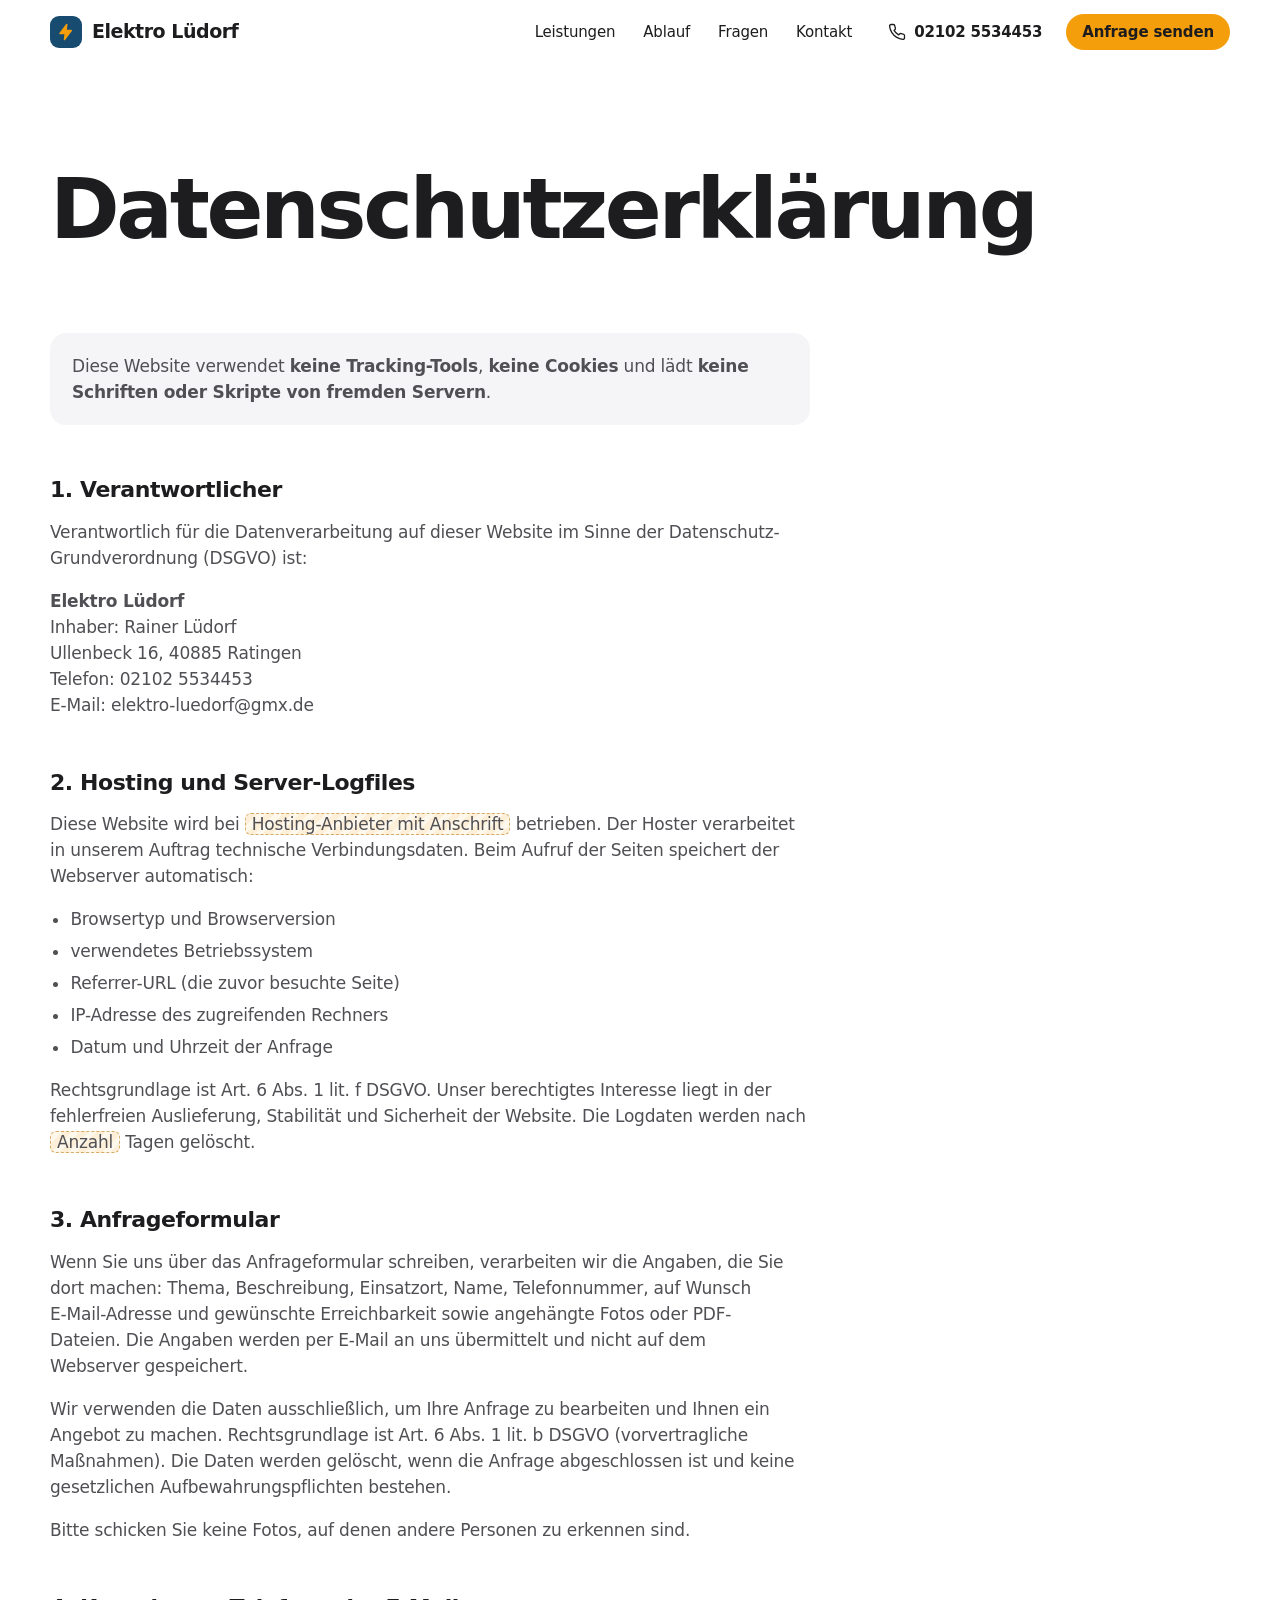
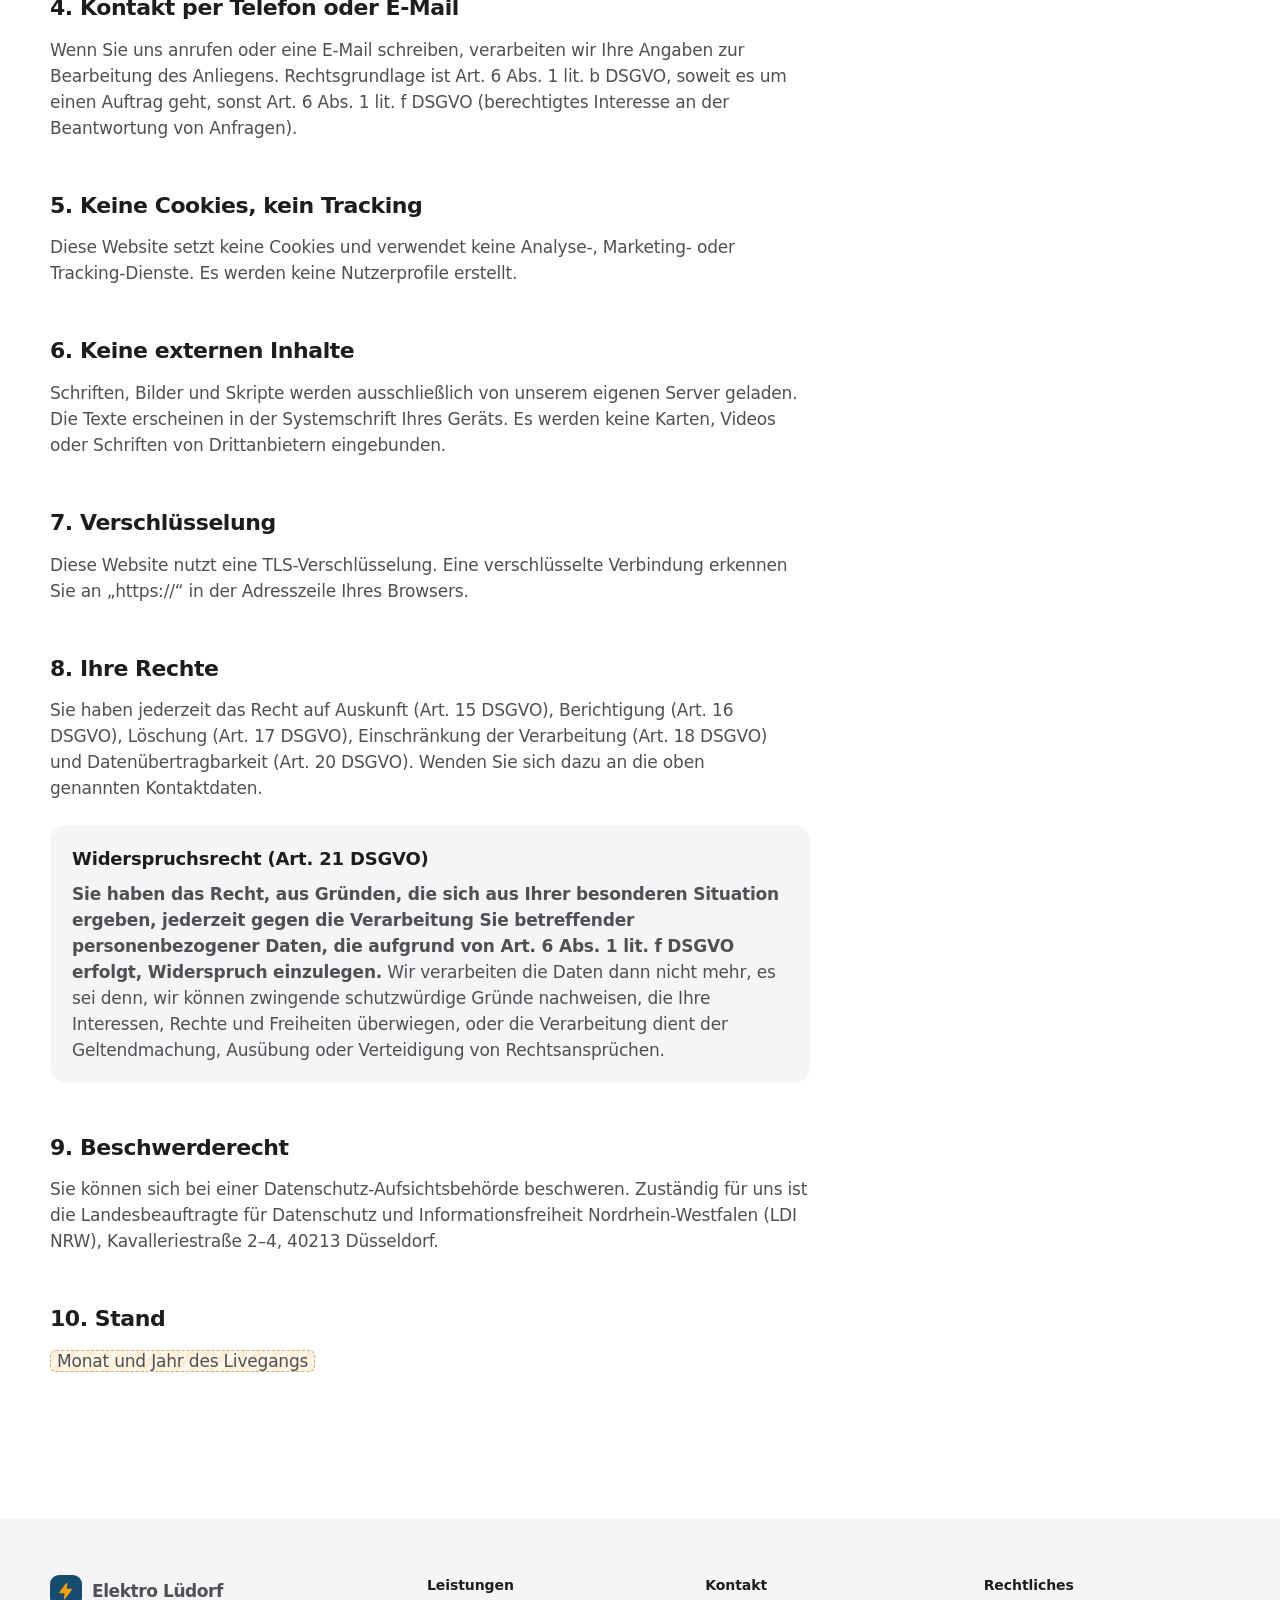
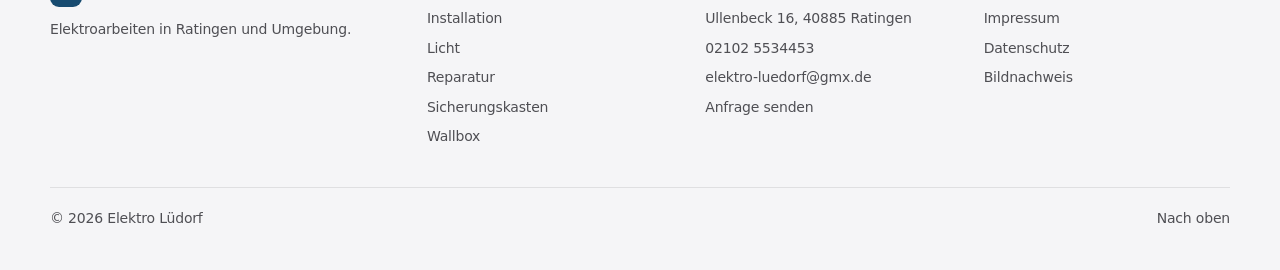
<file: datenschutz.html>
<!doctype html>
<html lang="de">
<head>
  <meta charset="utf-8">
  <meta name="viewport" content="width=device-width, initial-scale=1, viewport-fit=cover">
  <title>Datenschutz – Elektro Lüdorf</title>
  <meta name="description" content="Datenschutzerklärung von Elektro Lüdorf, Ratingen.">
  <!-- Vorschau: vor Livegang auf "index, follow" stellen (siehe OFFENE-PUNKTE.md) -->
  <meta name="robots" content="noindex, nofollow">
  <meta name="theme-color" content="#ffffff">
  <meta property="og:type" content="website">
  <meta property="og:locale" content="de_DE">
  <meta property="og:site_name" content="Elektro Lüdorf">
  <meta property="og:title" content="Datenschutz – Elektro Lüdorf">
  <meta property="og:description" content="Datenschutzerklärung von Elektro Lüdorf, Ratingen.">
  <link rel="icon" href="img/favicon.svg" type="image/svg+xml">
  <link rel="stylesheet" href="css/style.css">
  <script src="js/main.js" defer></script>
</head>
<body>
  <a class="skip-link" href="#inhalt">Zum Inhalt springen</a>

  <header class="site-header">
    <div class="wrap header-inner">
      <a class="brand" href="index.html" aria-label="Elektro Lüdorf – Startseite">
        <span class="brand-mark"><svg class="" stroke-width="2" viewBox="0 0 24 24" fill="currentColor" stroke="currentColor" stroke-width="1.75" stroke-linecap="round" stroke-linejoin="round" aria-hidden="true" focusable="false"><path d="M13 2 4 14h7l-1 8 9-12h-7l1-8z"/></svg></span>
        Elektro Lüdorf
      </a>
      <nav class="nav" aria-label="Hauptnavigation">
        <ul>
          <li><a href="leistungen.html">Leistungen</a></li>
          <li><a href="index.html#ablauf">Ablauf</a></li>
          <li><a href="index.html#fragen">Fragen</a></li>
          <li><a href="kontakt.html">Kontakt</a></li>
        </ul>
      </nav>
      <a class="header-phone" href="tel:+4921025534453"><svg class="icon-s" viewBox="0 0 24 24" fill="none" stroke="currentColor" stroke-width="1.75" stroke-linecap="round" stroke-linejoin="round" aria-hidden="true" focusable="false"><path d="M22 16.92v3a2 2 0 0 1-2.18 2 19.8 19.8 0 0 1-8.63-3.07 19.5 19.5 0 0 1-6-6A19.8 19.8 0 0 1 2.12 4.18 2 2 0 0 1 4.11 2h3a2 2 0 0 1 2 1.72c.13.96.36 1.9.7 2.81a2 2 0 0 1-.45 2.11L8.09 9.91a16 16 0 0 0 6 6l1.27-1.27a2 2 0 0 1 2.11-.45c.91.34 1.85.57 2.81.7A2 2 0 0 1 22 16.92z"/></svg>02102 5534453</a>
      <a class="btn btn-primary btn-small header-cta" href="kontakt.html#anfrage">Anfrage senden</a>
      <button class="menu-toggle" type="button" aria-expanded="false" aria-controls="menu" aria-label="Menü öffnen">
        <svg width="22" height="22" viewBox="0 0 22 22" aria-hidden="true"><rect class="bar bar-1" x="3" y="6" width="16" height="1.75" rx=".9" fill="currentColor"/><rect class="bar bar-2" x="3" y="14" width="16" height="1.75" rx=".9" fill="currentColor"/></svg>
      </button>
    </div>
  </header>

  <div class="menu-panel" id="menu">
    <nav aria-label="Menü">
      <ul>
        <li><a href="leistungen.html">Leistungen<svg class="icon-s" viewBox="0 0 24 24" fill="none" stroke="currentColor" stroke-width="1.75" stroke-linecap="round" stroke-linejoin="round" aria-hidden="true" focusable="false"><path d="m9 18 6-6-6-6"/></svg></a></li>
        <li><a href="index.html#ablauf">Ablauf<svg class="icon-s" viewBox="0 0 24 24" fill="none" stroke="currentColor" stroke-width="1.75" stroke-linecap="round" stroke-linejoin="round" aria-hidden="true" focusable="false"><path d="m9 18 6-6-6-6"/></svg></a></li>
        <li><a href="index.html#fragen">Fragen<svg class="icon-s" viewBox="0 0 24 24" fill="none" stroke="currentColor" stroke-width="1.75" stroke-linecap="round" stroke-linejoin="round" aria-hidden="true" focusable="false"><path d="m9 18 6-6-6-6"/></svg></a></li>
        <li><a href="kontakt.html">Kontakt<svg class="icon-s" viewBox="0 0 24 24" fill="none" stroke="currentColor" stroke-width="1.75" stroke-linecap="round" stroke-linejoin="round" aria-hidden="true" focusable="false"><path d="m9 18 6-6-6-6"/></svg></a></li>
      </ul>
    </nav>
    <div class="menu-actions">
      <a class="btn btn-primary" href="kontakt.html#anfrage">Anfrage senden</a>
      <a class="btn btn-secondary" href="tel:+4921025534453"><svg class="icon-s" viewBox="0 0 24 24" fill="none" stroke="currentColor" stroke-width="1.75" stroke-linecap="round" stroke-linejoin="round" aria-hidden="true" focusable="false"><path d="M22 16.92v3a2 2 0 0 1-2.18 2 19.8 19.8 0 0 1-8.63-3.07 19.5 19.5 0 0 1-6-6A19.8 19.8 0 0 1 2.12 4.18 2 2 0 0 1 4.11 2h3a2 2 0 0 1 2 1.72c.13.96.36 1.9.7 2.81a2 2 0 0 1-.45 2.11L8.09 9.91a16 16 0 0 0 6 6l1.27-1.27a2 2 0 0 1 2.11-.45c.91.34 1.85.57 2.81.7A2 2 0 0 1 22 16.92z"/></svg>Anrufen</a>
    </div>
  </div>

  <main id="inhalt">
    <div class="wrap page-head">
      <h1 class="display">Datenschutzerklärung</h1>
    </div>
    <div class="wrap" style="padding-bottom:var(--section)">
      <div class="legal">

        <div class="box"><p>Diese Website verwendet <strong>keine Tracking-Tools</strong>, <strong>keine Cookies</strong> und lädt <strong>keine Schriften oder Skripte von fremden Servern</strong>.</p></div>

        <h2>1. Verantwortlicher</h2>
        <p>Verantwortlich für die Datenverarbeitung auf dieser Website im Sinne der Datenschutz-Grundverordnung (DSGVO) ist:</p>
        <p><strong>Elektro Lüdorf</strong><br>
          Inhaber: Rainer Lüdorf<br>
          Ullenbeck 16, 40885 Ratingen<br>
          Telefon: 02102 5534453<br>
          E-Mail: elektro-luedorf@gmx.de</p>

        <h2>2. Hosting und Server-Logfiles</h2>
        <p>Diese Website wird bei <span class="ph" title="Noch einzutragen">Hosting-Anbieter mit Anschrift</span> betrieben. Der Hoster verarbeitet in unserem Auftrag technische Verbindungsdaten. Beim Aufruf der Seiten speichert der Webserver automatisch:</p>
        <ul>
          <li>Browsertyp und Browserversion</li>
          <li>verwendetes Betriebssystem</li>
          <li>Referrer-URL (die zuvor besuchte Seite)</li>
          <li>IP-Adresse des zugreifenden Rechners</li>
          <li>Datum und Uhrzeit der Anfrage</li>
        </ul>
        <p>Rechtsgrundlage ist Art. 6 Abs. 1 lit. f DSGVO. Unser berechtigtes Interesse liegt in der fehlerfreien Auslieferung, Stabilität und Sicherheit der Website. Die Logdaten werden nach <span class="ph" title="Noch einzutragen">Anzahl</span> Tagen gelöscht.</p>

        <h2 id="anfrageformular">3. Anfrageformular</h2>
        <p>Wenn Sie uns über das Anfrageformular schreiben, verarbeiten wir die Angaben, die Sie dort machen: Thema, Beschreibung, Einsatzort, Name, Telefonnummer, auf Wunsch E-Mail-Adresse und gewünschte Erreichbarkeit sowie angehängte Fotos oder PDF-Dateien. Die Angaben werden per E-Mail an uns übermittelt und nicht auf dem Webserver gespeichert.</p>
        <p>Wir verwenden die Daten ausschließlich, um Ihre Anfrage zu bearbeiten und Ihnen ein Angebot zu machen. Rechtsgrundlage ist Art. 6 Abs. 1 lit. b DSGVO (vorvertragliche Maßnahmen). Die Daten werden gelöscht, wenn die Anfrage abgeschlossen ist und keine gesetzlichen Aufbewahrungspflichten bestehen.</p>
        <p>Bitte schicken Sie keine Fotos, auf denen andere Personen zu erkennen sind.</p>

        <h2>4. Kontakt per Telefon oder E-Mail</h2>
        <p>Wenn Sie uns anrufen oder eine E-Mail schreiben, verarbeiten wir Ihre Angaben zur Bearbeitung des Anliegens. Rechtsgrundlage ist Art. 6 Abs. 1 lit. b DSGVO, soweit es um einen Auftrag geht, sonst Art. 6 Abs. 1 lit. f DSGVO (berechtigtes Interesse an der Beantwortung von Anfragen).</p>

        <h2>5. Keine Cookies, kein Tracking</h2>
        <p>Diese Website setzt keine Cookies und verwendet keine Analyse-, Marketing- oder Tracking-Dienste. Es werden keine Nutzerprofile erstellt.</p>

        <h2>6. Keine externen Inhalte</h2>
        <p>Schriften, Bilder und Skripte werden ausschließlich von unserem eigenen Server geladen. Die Texte erscheinen in der Systemschrift Ihres Geräts. Es werden keine Karten, Videos oder Schriften von Drittanbietern eingebunden.</p>

        <h2>7. Verschlüsselung</h2>
        <p>Diese Website nutzt eine TLS-Verschlüsselung. Eine verschlüsselte Verbindung erkennen Sie an „https://“ in der Adresszeile Ihres Browsers.</p>

        <h2>8. Ihre Rechte</h2>
        <p>Sie haben jederzeit das Recht auf Auskunft (Art. 15 DSGVO), Berichtigung (Art. 16 DSGVO), Löschung (Art. 17 DSGVO), Einschränkung der Verarbeitung (Art. 18 DSGVO) und Datenübertragbarkeit (Art. 20 DSGVO). Wenden Sie sich dazu an die oben genannten Kontaktdaten.</p>
        <div class="box">
          <h3>Widerspruchsrecht (Art. 21 DSGVO)</h3>
          <p><strong>Sie haben das Recht, aus Gründen, die sich aus Ihrer besonderen Situation ergeben, jederzeit gegen die Verarbeitung Sie betreffender personenbezogener Daten, die aufgrund von Art. 6 Abs. 1 lit. f DSGVO erfolgt, Widerspruch einzulegen.</strong> Wir verarbeiten die Daten dann nicht mehr, es sei denn, wir können zwingende schutzwürdige Gründe nachweisen, die Ihre Interessen, Rechte und Freiheiten überwiegen, oder die Verarbeitung dient der Geltendmachung, Ausübung oder Verteidigung von Rechtsansprüchen.</p>
        </div>

        <h2>9. Beschwerderecht</h2>
        <p>Sie können sich bei einer Datenschutz-Aufsichtsbehörde beschweren. Zuständig für uns ist die Landesbeauftragte für Datenschutz und Informationsfreiheit Nordrhein-Westfalen (LDI NRW), Kavalleriestraße 2–4, 40213 Düsseldorf.</p>

        <h2>10. Stand</h2>
        <p><span class="ph" title="Noch einzutragen">Monat und Jahr des Livegangs</span></p>
      </div>
    </div>
  </main>

  <footer class="site-footer">
    <div class="wrap">
      <div class="footer-grid">
        <div>
          <a class="brand" href="index.html">
            <span class="brand-mark"><svg class="" viewBox="0 0 24 24" fill="currentColor" stroke="currentColor" stroke-width="1.75" stroke-linecap="round" stroke-linejoin="round" aria-hidden="true" focusable="false"><path d="M13 2 4 14h7l-1 8 9-12h-7l1-8z"/></svg></span>
            Elektro Lüdorf
          </a>
          <p>Elektroarbeiten in Ratingen und Umgebung.</p>
        </div>
        <div>
          <h2>Leistungen</h2>
          <ul>
            <li><a href="leistungen.html#installation">Installation</a></li>
            <li><a href="leistungen.html#licht">Licht</a></li>
            <li><a href="leistungen.html#reparatur">Reparatur</a></li>
            <li><a href="leistungen.html#verteilung">Sicherungskasten</a></li>
            <li><a href="leistungen.html#wallbox">Wallbox</a></li>
          </ul>
        </div>
        <div>
          <h2>Kontakt</h2>
          <ul>
            <li>Ullenbeck 16, 40885 Ratingen</li>
            <li><a href="tel:+4921025534453">02102 5534453</a></li>
            <li><a href="mailto:elektro-luedorf@gmx.de">elektro-luedorf@gmx.de</a></li>
            <li><a href="kontakt.html#anfrage">Anfrage senden</a></li>
          </ul>
        </div>
        <div>
          <h2>Rechtliches</h2>
          <ul>
            <li><a href="impressum.html">Impressum</a></li>
            <li><a href="datenschutz.html">Datenschutz</a></li>
            <li><a href="impressum.html#bildnachweis">Bildnachweis</a></li>
          </ul>
        </div>
      </div>
      <div class="footer-bottom">
        <span>© 2026 Elektro Lüdorf</span>
        <a href="#inhalt">Nach oben</a>
      </div>
    </div>
  </footer>

  <div class="action-bar" aria-label="Schnellkontakt">
    <a class="btn btn-secondary" href="tel:+4921025534453"><svg class="icon-s" viewBox="0 0 24 24" fill="none" stroke="currentColor" stroke-width="1.75" stroke-linecap="round" stroke-linejoin="round" aria-hidden="true" focusable="false"><path d="M22 16.92v3a2 2 0 0 1-2.18 2 19.8 19.8 0 0 1-8.63-3.07 19.5 19.5 0 0 1-6-6A19.8 19.8 0 0 1 2.12 4.18 2 2 0 0 1 4.11 2h3a2 2 0 0 1 2 1.72c.13.96.36 1.9.7 2.81a2 2 0 0 1-.45 2.11L8.09 9.91a16 16 0 0 0 6 6l1.27-1.27a2 2 0 0 1 2.11-.45c.91.34 1.85.57 2.81.7A2 2 0 0 1 22 16.92z"/></svg>Anrufen</a>
    <a class="btn btn-primary" href="kontakt.html#anfrage">Anfrage senden</a>
  </div>

</body>
</html>
</file>
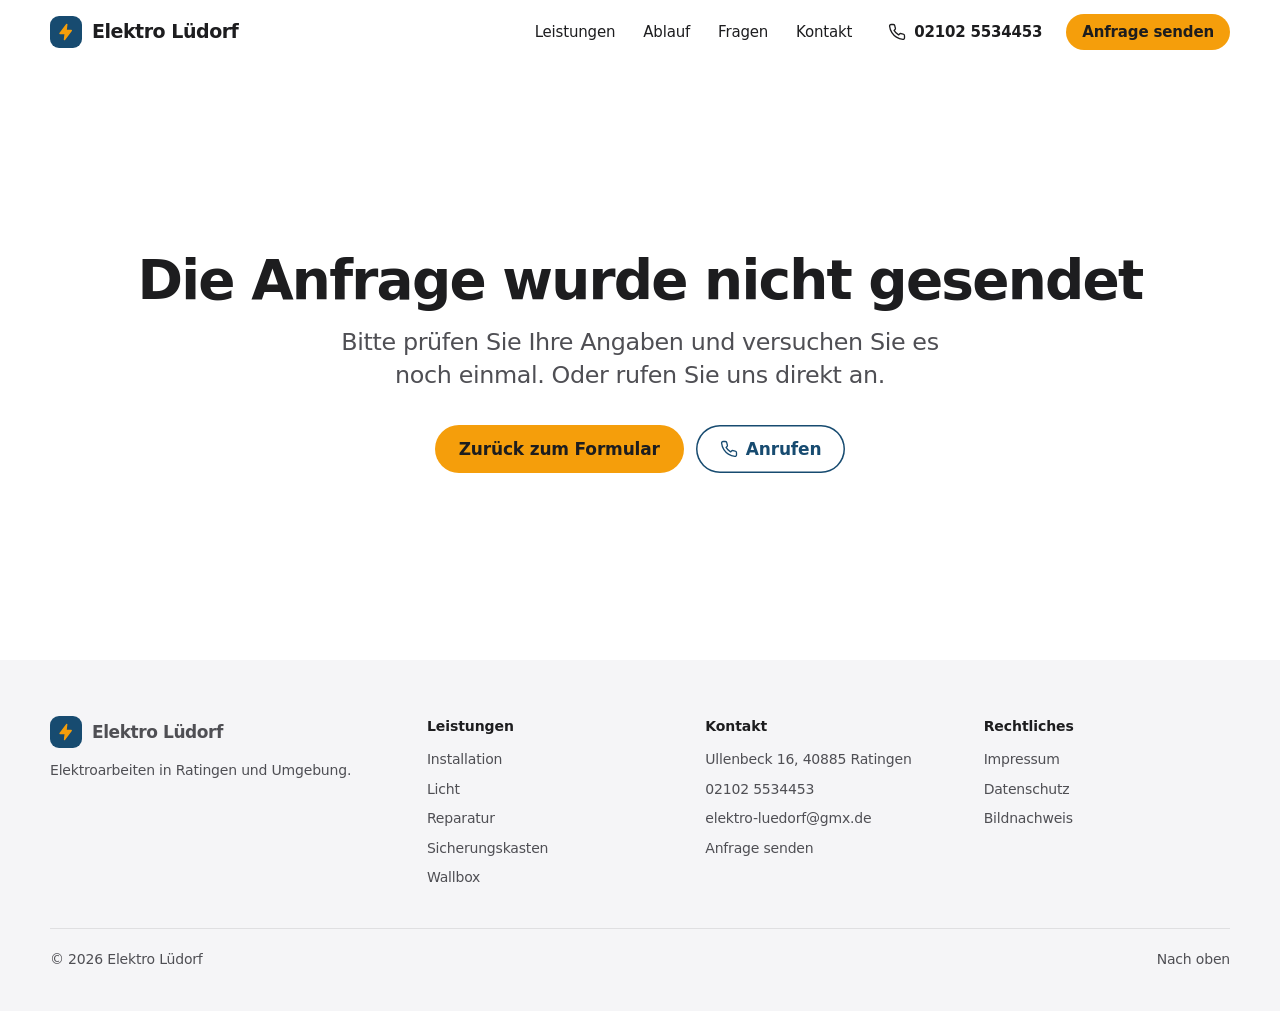
<file: fehler.html>
<!doctype html>
<html lang="de">
<head>
  <meta charset="utf-8">
  <meta name="viewport" content="width=device-width, initial-scale=1, viewport-fit=cover">
  <title>Anfrage nicht gesendet – Elektro Lüdorf</title>
  <meta name="description" content="Die Anfrage konnte nicht gesendet werden.">
  <!-- Vorschau: vor Livegang auf "index, follow" stellen (siehe OFFENE-PUNKTE.md) -->
  <meta name="robots" content="noindex, nofollow">
  <meta name="theme-color" content="#ffffff">
  <meta property="og:type" content="website">
  <meta property="og:locale" content="de_DE">
  <meta property="og:site_name" content="Elektro Lüdorf">
  <meta property="og:title" content="Anfrage nicht gesendet – Elektro Lüdorf">
  <meta property="og:description" content="Die Anfrage konnte nicht gesendet werden.">
  <link rel="icon" href="img/favicon.svg" type="image/svg+xml">
  <link rel="stylesheet" href="css/style.css">
  <script src="js/main.js" defer></script>
</head>
<body>
  <a class="skip-link" href="#inhalt">Zum Inhalt springen</a>

  <header class="site-header">
    <div class="wrap header-inner">
      <a class="brand" href="index.html" aria-label="Elektro Lüdorf – Startseite">
        <span class="brand-mark"><svg class="" stroke-width="2" viewBox="0 0 24 24" fill="currentColor" stroke="currentColor" stroke-width="1.75" stroke-linecap="round" stroke-linejoin="round" aria-hidden="true" focusable="false"><path d="M13 2 4 14h7l-1 8 9-12h-7l1-8z"/></svg></span>
        Elektro Lüdorf
      </a>
      <nav class="nav" aria-label="Hauptnavigation">
        <ul>
          <li><a href="leistungen.html">Leistungen</a></li>
          <li><a href="index.html#ablauf">Ablauf</a></li>
          <li><a href="index.html#fragen">Fragen</a></li>
          <li><a href="kontakt.html">Kontakt</a></li>
        </ul>
      </nav>
      <a class="header-phone" href="tel:+4921025534453"><svg class="icon-s" viewBox="0 0 24 24" fill="none" stroke="currentColor" stroke-width="1.75" stroke-linecap="round" stroke-linejoin="round" aria-hidden="true" focusable="false"><path d="M22 16.92v3a2 2 0 0 1-2.18 2 19.8 19.8 0 0 1-8.63-3.07 19.5 19.5 0 0 1-6-6A19.8 19.8 0 0 1 2.12 4.18 2 2 0 0 1 4.11 2h3a2 2 0 0 1 2 1.72c.13.96.36 1.9.7 2.81a2 2 0 0 1-.45 2.11L8.09 9.91a16 16 0 0 0 6 6l1.27-1.27a2 2 0 0 1 2.11-.45c.91.34 1.85.57 2.81.7A2 2 0 0 1 22 16.92z"/></svg>02102 5534453</a>
      <a class="btn btn-primary btn-small header-cta" href="kontakt.html#anfrage">Anfrage senden</a>
      <button class="menu-toggle" type="button" aria-expanded="false" aria-controls="menu" aria-label="Menü öffnen">
        <svg width="22" height="22" viewBox="0 0 22 22" aria-hidden="true"><rect class="bar bar-1" x="3" y="6" width="16" height="1.75" rx=".9" fill="currentColor"/><rect class="bar bar-2" x="3" y="14" width="16" height="1.75" rx=".9" fill="currentColor"/></svg>
      </button>
    </div>
  </header>

  <div class="menu-panel" id="menu">
    <nav aria-label="Menü">
      <ul>
        <li><a href="leistungen.html">Leistungen<svg class="icon-s" viewBox="0 0 24 24" fill="none" stroke="currentColor" stroke-width="1.75" stroke-linecap="round" stroke-linejoin="round" aria-hidden="true" focusable="false"><path d="m9 18 6-6-6-6"/></svg></a></li>
        <li><a href="index.html#ablauf">Ablauf<svg class="icon-s" viewBox="0 0 24 24" fill="none" stroke="currentColor" stroke-width="1.75" stroke-linecap="round" stroke-linejoin="round" aria-hidden="true" focusable="false"><path d="m9 18 6-6-6-6"/></svg></a></li>
        <li><a href="index.html#fragen">Fragen<svg class="icon-s" viewBox="0 0 24 24" fill="none" stroke="currentColor" stroke-width="1.75" stroke-linecap="round" stroke-linejoin="round" aria-hidden="true" focusable="false"><path d="m9 18 6-6-6-6"/></svg></a></li>
        <li><a href="kontakt.html">Kontakt<svg class="icon-s" viewBox="0 0 24 24" fill="none" stroke="currentColor" stroke-width="1.75" stroke-linecap="round" stroke-linejoin="round" aria-hidden="true" focusable="false"><path d="m9 18 6-6-6-6"/></svg></a></li>
      </ul>
    </nav>
    <div class="menu-actions">
      <a class="btn btn-primary" href="kontakt.html#anfrage">Anfrage senden</a>
      <a class="btn btn-secondary" href="tel:+4921025534453"><svg class="icon-s" viewBox="0 0 24 24" fill="none" stroke="currentColor" stroke-width="1.75" stroke-linecap="round" stroke-linejoin="round" aria-hidden="true" focusable="false"><path d="M22 16.92v3a2 2 0 0 1-2.18 2 19.8 19.8 0 0 1-8.63-3.07 19.5 19.5 0 0 1-6-6A19.8 19.8 0 0 1 2.12 4.18 2 2 0 0 1 4.11 2h3a2 2 0 0 1 2 1.72c.13.96.36 1.9.7 2.81a2 2 0 0 1-.45 2.11L8.09 9.91a16 16 0 0 0 6 6l1.27-1.27a2 2 0 0 1 2.11-.45c.91.34 1.85.57 2.81.7A2 2 0 0 1 22 16.92z"/></svg>Anrufen</a>
    </div>
  </div>

  <main id="inhalt">
    <div class="wrap simple">
      <div>
        
        <h1 class="h2">Die Anfrage wurde nicht gesendet</h1>
        <p class="lead">Bitte prüfen Sie Ihre Angaben und versuchen Sie es noch einmal. Oder rufen Sie uns direkt an.</p>
        <div class="actions">
          <a class="btn btn-primary" href="kontakt.html#anfrage">Zurück zum Formular</a>
          <a class="btn btn-secondary" href="tel:+4921025534453"><svg class="icon-s" viewBox="0 0 24 24" fill="none" stroke="currentColor" stroke-width="1.75" stroke-linecap="round" stroke-linejoin="round" aria-hidden="true" focusable="false"><path d="M22 16.92v3a2 2 0 0 1-2.18 2 19.8 19.8 0 0 1-8.63-3.07 19.5 19.5 0 0 1-6-6A19.8 19.8 0 0 1 2.12 4.18 2 2 0 0 1 4.11 2h3a2 2 0 0 1 2 1.72c.13.96.36 1.9.7 2.81a2 2 0 0 1-.45 2.11L8.09 9.91a16 16 0 0 0 6 6l1.27-1.27a2 2 0 0 1 2.11-.45c.91.34 1.85.57 2.81.7A2 2 0 0 1 22 16.92z"/></svg>Anrufen</a>
        </div>
      </div>
    </div>
  </main>

  <footer class="site-footer">
    <div class="wrap">
      <div class="footer-grid">
        <div>
          <a class="brand" href="index.html">
            <span class="brand-mark"><svg class="" viewBox="0 0 24 24" fill="currentColor" stroke="currentColor" stroke-width="1.75" stroke-linecap="round" stroke-linejoin="round" aria-hidden="true" focusable="false"><path d="M13 2 4 14h7l-1 8 9-12h-7l1-8z"/></svg></span>
            Elektro Lüdorf
          </a>
          <p>Elektroarbeiten in Ratingen und Umgebung.</p>
        </div>
        <div>
          <h2>Leistungen</h2>
          <ul>
            <li><a href="leistungen.html#installation">Installation</a></li>
            <li><a href="leistungen.html#licht">Licht</a></li>
            <li><a href="leistungen.html#reparatur">Reparatur</a></li>
            <li><a href="leistungen.html#verteilung">Sicherungskasten</a></li>
            <li><a href="leistungen.html#wallbox">Wallbox</a></li>
          </ul>
        </div>
        <div>
          <h2>Kontakt</h2>
          <ul>
            <li>Ullenbeck 16, 40885 Ratingen</li>
            <li><a href="tel:+4921025534453">02102 5534453</a></li>
            <li><a href="mailto:elektro-luedorf@gmx.de">elektro-luedorf@gmx.de</a></li>
            <li><a href="kontakt.html#anfrage">Anfrage senden</a></li>
          </ul>
        </div>
        <div>
          <h2>Rechtliches</h2>
          <ul>
            <li><a href="impressum.html">Impressum</a></li>
            <li><a href="datenschutz.html">Datenschutz</a></li>
            <li><a href="impressum.html#bildnachweis">Bildnachweis</a></li>
          </ul>
        </div>
      </div>
      <div class="footer-bottom">
        <span>© 2026 Elektro Lüdorf</span>
        <a href="#inhalt">Nach oben</a>
      </div>
    </div>
  </footer>

  <div class="action-bar" aria-label="Schnellkontakt">
    <a class="btn btn-secondary" href="tel:+4921025534453"><svg class="icon-s" viewBox="0 0 24 24" fill="none" stroke="currentColor" stroke-width="1.75" stroke-linecap="round" stroke-linejoin="round" aria-hidden="true" focusable="false"><path d="M22 16.92v3a2 2 0 0 1-2.18 2 19.8 19.8 0 0 1-8.63-3.07 19.5 19.5 0 0 1-6-6A19.8 19.8 0 0 1 2.12 4.18 2 2 0 0 1 4.11 2h3a2 2 0 0 1 2 1.72c.13.96.36 1.9.7 2.81a2 2 0 0 1-.45 2.11L8.09 9.91a16 16 0 0 0 6 6l1.27-1.27a2 2 0 0 1 2.11-.45c.91.34 1.85.57 2.81.7A2 2 0 0 1 22 16.92z"/></svg>Anrufen</a>
    <a class="btn btn-primary" href="kontakt.html#anfrage">Anfrage senden</a>
  </div>

</body>
</html>
</file>
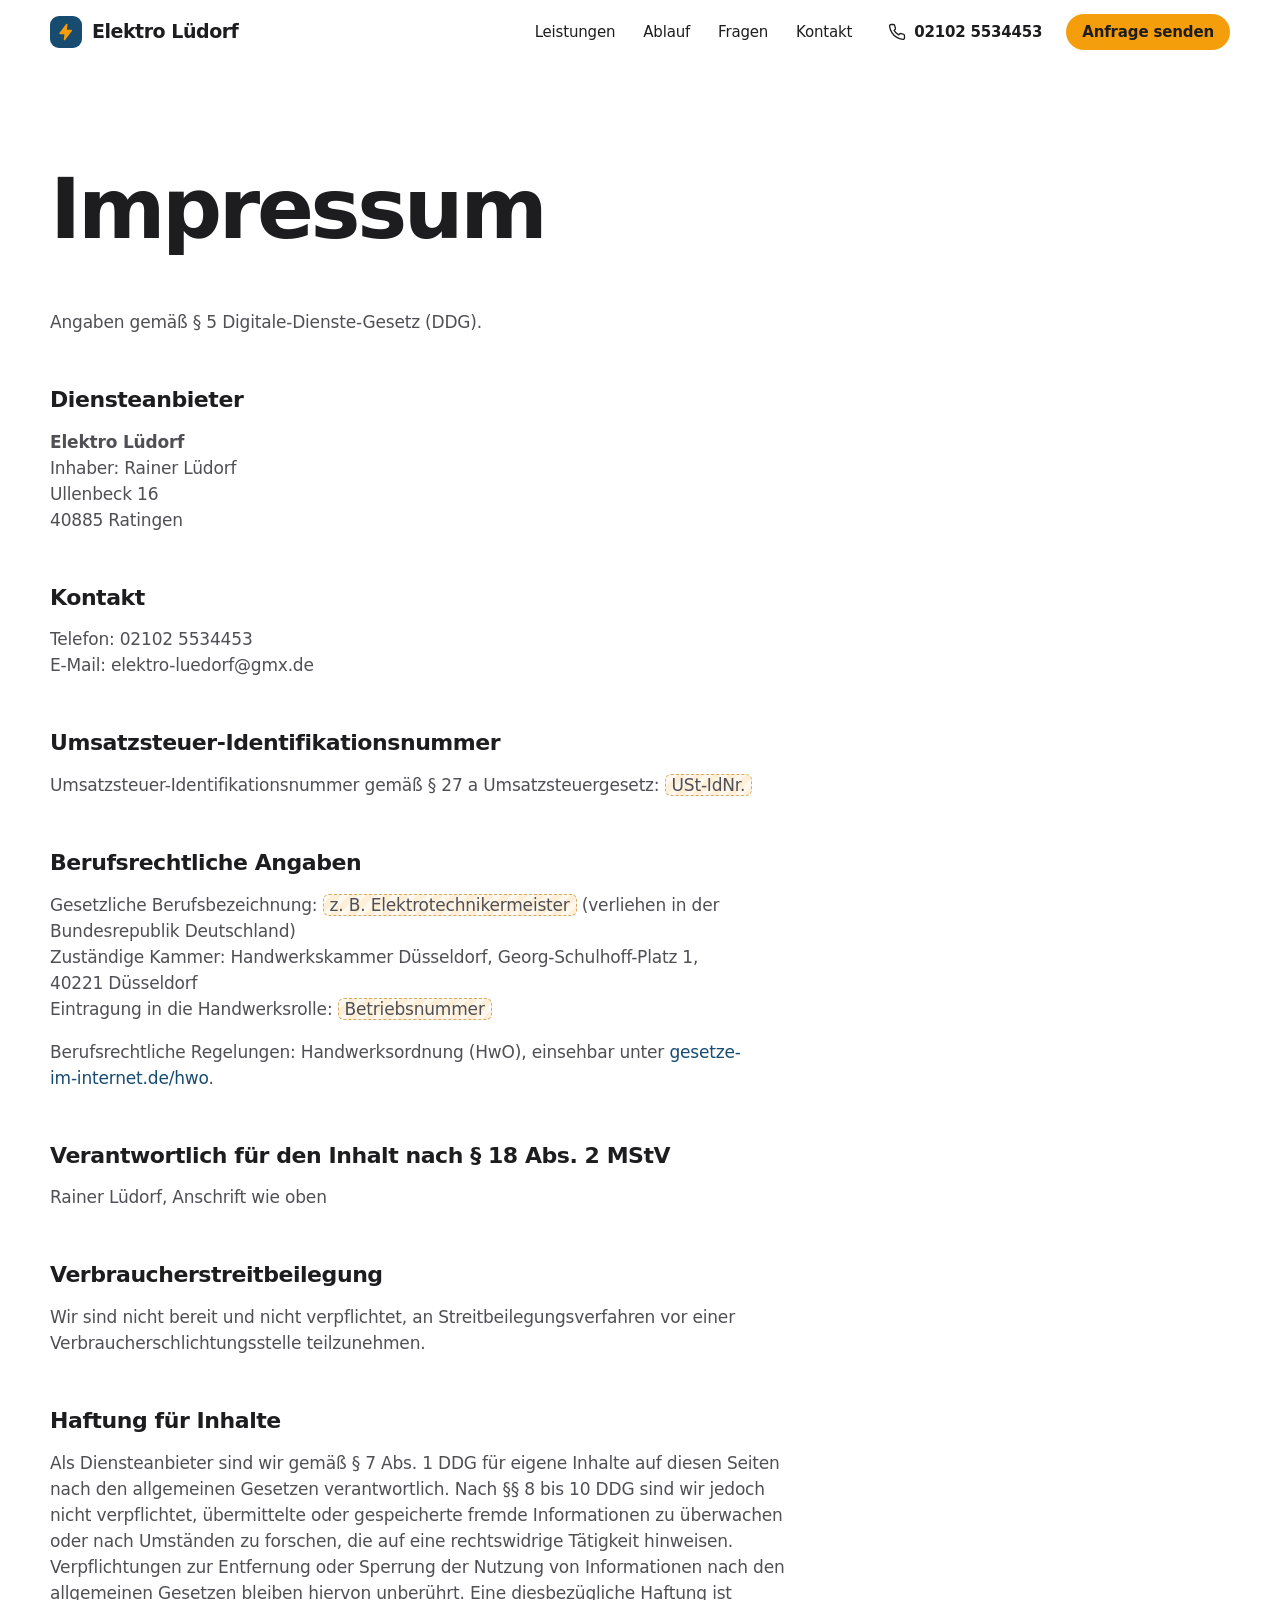
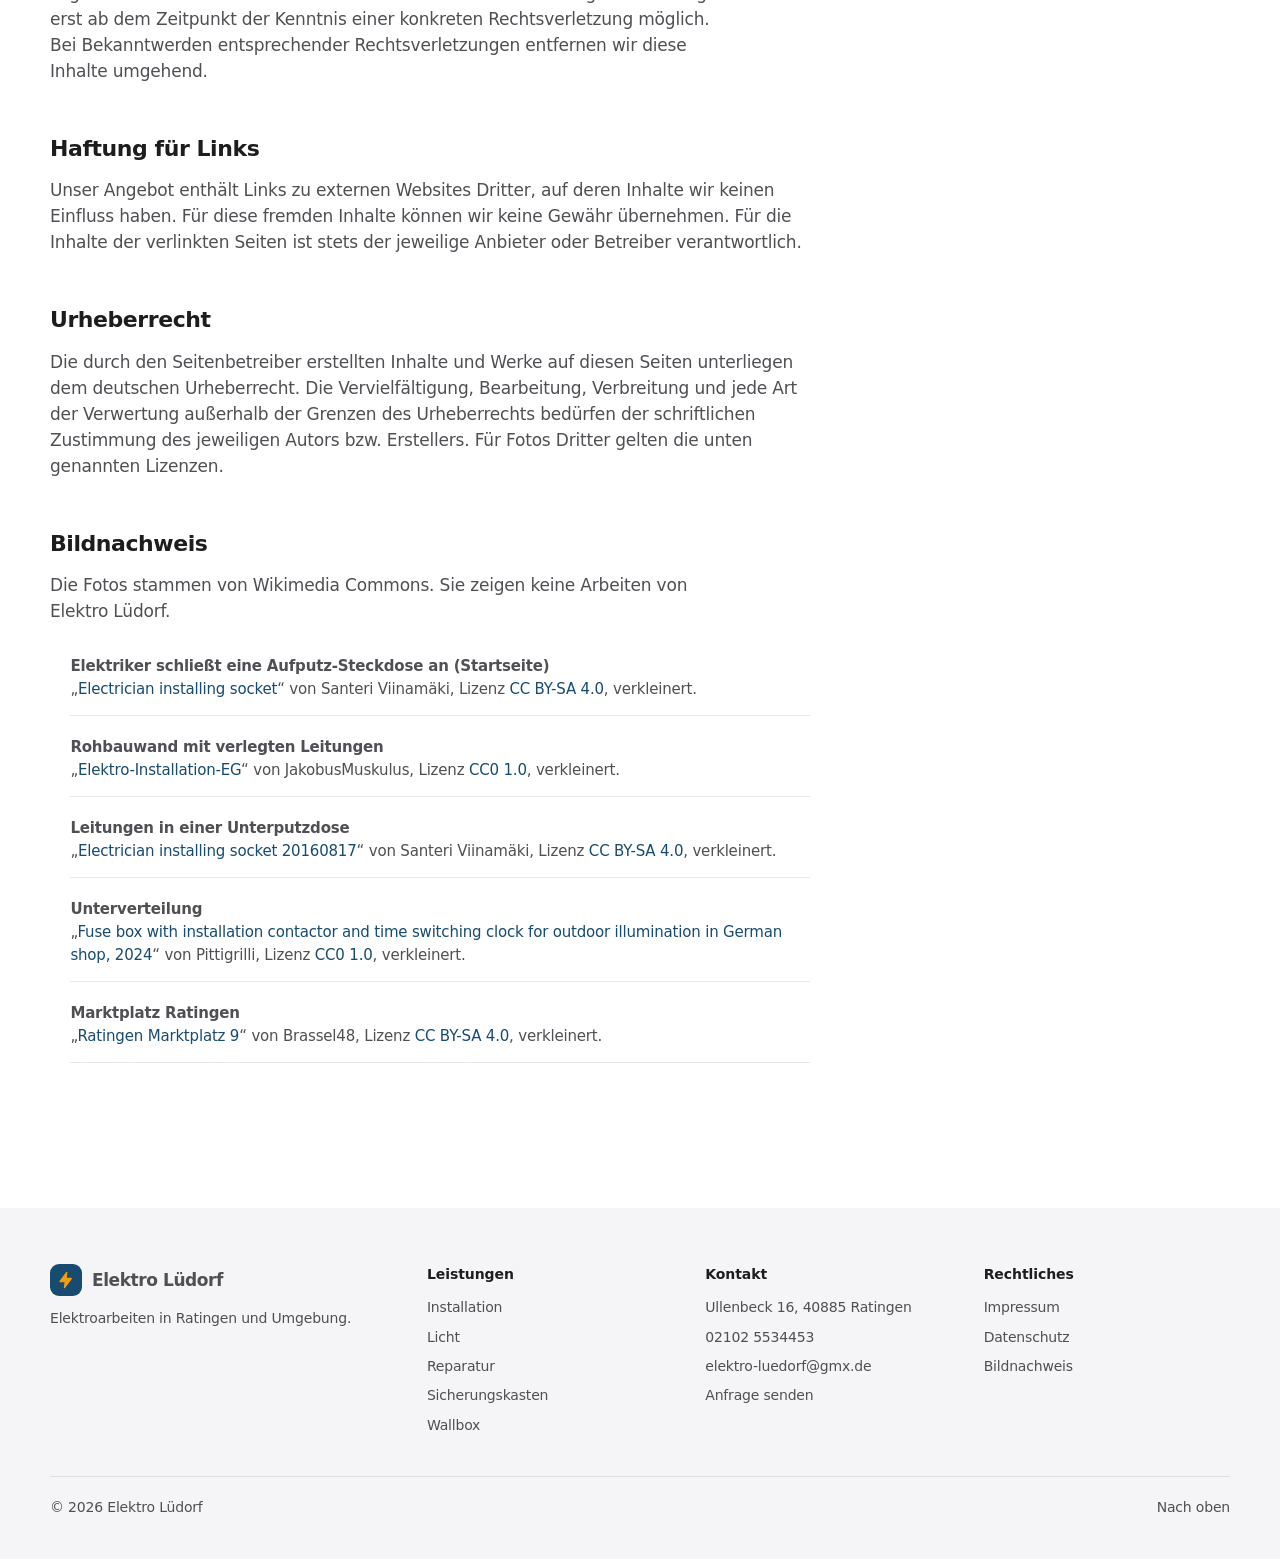
<file: impressum.html>
<!doctype html>
<html lang="de">
<head>
  <meta charset="utf-8">
  <meta name="viewport" content="width=device-width, initial-scale=1, viewport-fit=cover">
  <title>Impressum – Elektro Lüdorf</title>
  <meta name="description" content="Impressum von Elektro Lüdorf, Ratingen.">
  <!-- Vorschau: vor Livegang auf "index, follow" stellen (siehe OFFENE-PUNKTE.md) -->
  <meta name="robots" content="noindex, nofollow">
  <meta name="theme-color" content="#ffffff">
  <meta property="og:type" content="website">
  <meta property="og:locale" content="de_DE">
  <meta property="og:site_name" content="Elektro Lüdorf">
  <meta property="og:title" content="Impressum – Elektro Lüdorf">
  <meta property="og:description" content="Impressum von Elektro Lüdorf, Ratingen.">
  <link rel="icon" href="img/favicon.svg" type="image/svg+xml">
  <link rel="stylesheet" href="css/style.css">
  <script src="js/main.js" defer></script>
</head>
<body>
  <a class="skip-link" href="#inhalt">Zum Inhalt springen</a>

  <header class="site-header">
    <div class="wrap header-inner">
      <a class="brand" href="index.html" aria-label="Elektro Lüdorf – Startseite">
        <span class="brand-mark"><svg class="" stroke-width="2" viewBox="0 0 24 24" fill="currentColor" stroke="currentColor" stroke-width="1.75" stroke-linecap="round" stroke-linejoin="round" aria-hidden="true" focusable="false"><path d="M13 2 4 14h7l-1 8 9-12h-7l1-8z"/></svg></span>
        Elektro Lüdorf
      </a>
      <nav class="nav" aria-label="Hauptnavigation">
        <ul>
          <li><a href="leistungen.html">Leistungen</a></li>
          <li><a href="index.html#ablauf">Ablauf</a></li>
          <li><a href="index.html#fragen">Fragen</a></li>
          <li><a href="kontakt.html">Kontakt</a></li>
        </ul>
      </nav>
      <a class="header-phone" href="tel:+4921025534453"><svg class="icon-s" viewBox="0 0 24 24" fill="none" stroke="currentColor" stroke-width="1.75" stroke-linecap="round" stroke-linejoin="round" aria-hidden="true" focusable="false"><path d="M22 16.92v3a2 2 0 0 1-2.18 2 19.8 19.8 0 0 1-8.63-3.07 19.5 19.5 0 0 1-6-6A19.8 19.8 0 0 1 2.12 4.18 2 2 0 0 1 4.11 2h3a2 2 0 0 1 2 1.72c.13.96.36 1.9.7 2.81a2 2 0 0 1-.45 2.11L8.09 9.91a16 16 0 0 0 6 6l1.27-1.27a2 2 0 0 1 2.11-.45c.91.34 1.85.57 2.81.7A2 2 0 0 1 22 16.92z"/></svg>02102 5534453</a>
      <a class="btn btn-primary btn-small header-cta" href="kontakt.html#anfrage">Anfrage senden</a>
      <button class="menu-toggle" type="button" aria-expanded="false" aria-controls="menu" aria-label="Menü öffnen">
        <svg width="22" height="22" viewBox="0 0 22 22" aria-hidden="true"><rect class="bar bar-1" x="3" y="6" width="16" height="1.75" rx=".9" fill="currentColor"/><rect class="bar bar-2" x="3" y="14" width="16" height="1.75" rx=".9" fill="currentColor"/></svg>
      </button>
    </div>
  </header>

  <div class="menu-panel" id="menu">
    <nav aria-label="Menü">
      <ul>
        <li><a href="leistungen.html">Leistungen<svg class="icon-s" viewBox="0 0 24 24" fill="none" stroke="currentColor" stroke-width="1.75" stroke-linecap="round" stroke-linejoin="round" aria-hidden="true" focusable="false"><path d="m9 18 6-6-6-6"/></svg></a></li>
        <li><a href="index.html#ablauf">Ablauf<svg class="icon-s" viewBox="0 0 24 24" fill="none" stroke="currentColor" stroke-width="1.75" stroke-linecap="round" stroke-linejoin="round" aria-hidden="true" focusable="false"><path d="m9 18 6-6-6-6"/></svg></a></li>
        <li><a href="index.html#fragen">Fragen<svg class="icon-s" viewBox="0 0 24 24" fill="none" stroke="currentColor" stroke-width="1.75" stroke-linecap="round" stroke-linejoin="round" aria-hidden="true" focusable="false"><path d="m9 18 6-6-6-6"/></svg></a></li>
        <li><a href="kontakt.html">Kontakt<svg class="icon-s" viewBox="0 0 24 24" fill="none" stroke="currentColor" stroke-width="1.75" stroke-linecap="round" stroke-linejoin="round" aria-hidden="true" focusable="false"><path d="m9 18 6-6-6-6"/></svg></a></li>
      </ul>
    </nav>
    <div class="menu-actions">
      <a class="btn btn-primary" href="kontakt.html#anfrage">Anfrage senden</a>
      <a class="btn btn-secondary" href="tel:+4921025534453"><svg class="icon-s" viewBox="0 0 24 24" fill="none" stroke="currentColor" stroke-width="1.75" stroke-linecap="round" stroke-linejoin="round" aria-hidden="true" focusable="false"><path d="M22 16.92v3a2 2 0 0 1-2.18 2 19.8 19.8 0 0 1-8.63-3.07 19.5 19.5 0 0 1-6-6A19.8 19.8 0 0 1 2.12 4.18 2 2 0 0 1 4.11 2h3a2 2 0 0 1 2 1.72c.13.96.36 1.9.7 2.81a2 2 0 0 1-.45 2.11L8.09 9.91a16 16 0 0 0 6 6l1.27-1.27a2 2 0 0 1 2.11-.45c.91.34 1.85.57 2.81.7A2 2 0 0 1 22 16.92z"/></svg>Anrufen</a>
    </div>
  </div>

  <main id="inhalt">
    <div class="wrap page-head">
      <h1 class="display">Impressum</h1>
    </div>
    <div class="wrap" style="padding-bottom:var(--section)">
      <div class="legal">

        <p>Angaben gemäß § 5 Digitale-Dienste-Gesetz (DDG).</p>

        <h2>Diensteanbieter</h2>
        <p><strong>Elektro Lüdorf</strong><br>
          Inhaber: Rainer Lüdorf<br>
          Ullenbeck 16<br>
          40885 Ratingen</p>

        <h2>Kontakt</h2>
        <p>Telefon: 02102 5534453<br>
          E-Mail: elektro-luedorf@gmx.de</p>

        <h2>Umsatzsteuer-Identifikationsnummer</h2>
        <p>Umsatzsteuer-Identifikationsnummer gemäß § 27 a Umsatzsteuergesetz: <span class="ph" title="Noch einzutragen">USt-IdNr.</span></p>

        <h2>Berufsrechtliche Angaben</h2>
        <p>Gesetzliche Berufsbezeichnung: <span class="ph" title="Noch einzutragen">z. B. Elektrotechnikermeister</span> (verliehen in der Bundesrepublik Deutschland)<br>
          Zuständige Kammer: Handwerkskammer Düsseldorf, Georg-Schulhoff-Platz 1, 40221 Düsseldorf<br>
          Eintragung in die Handwerksrolle: <span class="ph" title="Noch einzutragen">Betriebsnummer</span></p>
        <p>Berufsrechtliche Regelungen: Handwerksordnung (HwO), einsehbar unter <a href="https://www.gesetze-im-internet.de/hwo/" rel="noopener">gesetze-im-internet.de/hwo</a>.</p>

        <h2>Verantwortlich für den Inhalt nach § 18 Abs. 2 MStV</h2>
        <p>Rainer Lüdorf, Anschrift wie oben</p>

        <h2>Verbraucherstreitbeilegung</h2>
        <p>Wir sind nicht bereit und nicht verpflichtet, an Streitbeilegungsverfahren vor einer Verbraucherschlichtungsstelle teilzunehmen.</p>

        <h2>Haftung für Inhalte</h2>
        <p>Als Diensteanbieter sind wir gemäß § 7 Abs. 1 DDG für eigene Inhalte auf diesen Seiten nach den allgemeinen Gesetzen verantwortlich. Nach §§ 8 bis 10 DDG sind wir jedoch nicht verpflichtet, übermittelte oder gespeicherte fremde Informationen zu überwachen oder nach Umständen zu forschen, die auf eine rechtswidrige Tätigkeit hinweisen. Verpflichtungen zur Entfernung oder Sperrung der Nutzung von Informationen nach den allgemeinen Gesetzen bleiben hiervon unberührt. Eine diesbezügliche Haftung ist erst ab dem Zeitpunkt der Kenntnis einer konkreten Rechtsverletzung möglich. Bei Bekanntwerden entsprechender Rechtsverletzungen entfernen wir diese Inhalte umgehend.</p>

        <h2>Haftung für Links</h2>
        <p>Unser Angebot enthält Links zu externen Websites Dritter, auf deren Inhalte wir keinen Einfluss haben. Für diese fremden Inhalte können wir keine Gewähr übernehmen. Für die Inhalte der verlinkten Seiten ist stets der jeweilige Anbieter oder Betreiber verantwortlich.</p>

        <h2>Urheberrecht</h2>
        <p>Die durch den Seitenbetreiber erstellten Inhalte und Werke auf diesen Seiten unterliegen dem deutschen Urheberrecht. Die Vervielfältigung, Bearbeitung, Verbreitung und jede Art der Verwertung außerhalb der Grenzen des Urheberrechts bedürfen der schriftlichen Zustimmung des jeweiligen Autors bzw. Erstellers. Für Fotos Dritter gelten die unten genannten Lizenzen.</p>

        <h2 id="bildnachweis">Bildnachweis</h2>
        <p>Die Fotos stammen von Wikimedia Commons. Sie zeigen keine Arbeiten von Elektro Lüdorf.</p>
        <ul class="credits">
          <li><strong>Elektriker schließt eine Aufputz-Steckdose an (Startseite)</strong><br>„<a href="https://commons.wikimedia.org/wiki/File:Electrician_installing_socket.jpg" rel="noopener">Electrician installing socket</a>“ von Santeri Viinamäki, Lizenz <a href="https://creativecommons.org/licenses/by-sa/4.0" rel="noopener">CC BY-SA 4.0</a>, verkleinert.</li>
          <li><strong>Rohbauwand mit verlegten Leitungen</strong><br>„<a href="https://commons.wikimedia.org/wiki/File:Elektro-Installation-EG.jpg" rel="noopener">Elektro-Installation-EG</a>“ von JakobusMuskulus, Lizenz <a href="https://creativecommons.org/publicdomain/zero/1.0/deed.de" rel="noopener">CC0 1.0</a>, verkleinert.</li>
          <li><strong>Leitungen in einer Unterputzdose</strong><br>„<a href="https://commons.wikimedia.org/wiki/File:Electrician_installing_socket_20160817.jpg" rel="noopener">Electrician installing socket 20160817</a>“ von Santeri Viinamäki, Lizenz <a href="https://creativecommons.org/licenses/by-sa/4.0" rel="noopener">CC BY-SA 4.0</a>, verkleinert.</li>
          <li><strong>Unterverteilung</strong><br>„<a href="https://commons.wikimedia.org/wiki/File:Fuse_box_with_installation_contactor_and_time_switching_clock_for_outdoor_illumination_in_German_shop,_2024.jpg" rel="noopener">Fuse box with installation contactor and time switching clock for outdoor illumination in German shop, 2024</a>“ von Pittigrilli, Lizenz <a href="https://creativecommons.org/publicdomain/zero/1.0/deed.de" rel="noopener">CC0 1.0</a>, verkleinert.</li>
          <li><strong>Marktplatz Ratingen</strong><br>„<a href="https://commons.wikimedia.org/wiki/File:Ratingen_Marktplatz_9.jpg" rel="noopener">Ratingen Marktplatz 9</a>“ von Brassel48, Lizenz <a href="https://creativecommons.org/licenses/by-sa/4.0" rel="noopener">CC BY-SA 4.0</a>, verkleinert.</li>
        </ul>
      </div>
    </div>
  </main>

  <footer class="site-footer">
    <div class="wrap">
      <div class="footer-grid">
        <div>
          <a class="brand" href="index.html">
            <span class="brand-mark"><svg class="" viewBox="0 0 24 24" fill="currentColor" stroke="currentColor" stroke-width="1.75" stroke-linecap="round" stroke-linejoin="round" aria-hidden="true" focusable="false"><path d="M13 2 4 14h7l-1 8 9-12h-7l1-8z"/></svg></span>
            Elektro Lüdorf
          </a>
          <p>Elektroarbeiten in Ratingen und Umgebung.</p>
        </div>
        <div>
          <h2>Leistungen</h2>
          <ul>
            <li><a href="leistungen.html#installation">Installation</a></li>
            <li><a href="leistungen.html#licht">Licht</a></li>
            <li><a href="leistungen.html#reparatur">Reparatur</a></li>
            <li><a href="leistungen.html#verteilung">Sicherungskasten</a></li>
            <li><a href="leistungen.html#wallbox">Wallbox</a></li>
          </ul>
        </div>
        <div>
          <h2>Kontakt</h2>
          <ul>
            <li>Ullenbeck 16, 40885 Ratingen</li>
            <li><a href="tel:+4921025534453">02102 5534453</a></li>
            <li><a href="mailto:elektro-luedorf@gmx.de">elektro-luedorf@gmx.de</a></li>
            <li><a href="kontakt.html#anfrage">Anfrage senden</a></li>
          </ul>
        </div>
        <div>
          <h2>Rechtliches</h2>
          <ul>
            <li><a href="impressum.html">Impressum</a></li>
            <li><a href="datenschutz.html">Datenschutz</a></li>
            <li><a href="impressum.html#bildnachweis">Bildnachweis</a></li>
          </ul>
        </div>
      </div>
      <div class="footer-bottom">
        <span>© 2026 Elektro Lüdorf</span>
        <a href="#inhalt">Nach oben</a>
      </div>
    </div>
  </footer>

  <div class="action-bar" aria-label="Schnellkontakt">
    <a class="btn btn-secondary" href="tel:+4921025534453"><svg class="icon-s" viewBox="0 0 24 24" fill="none" stroke="currentColor" stroke-width="1.75" stroke-linecap="round" stroke-linejoin="round" aria-hidden="true" focusable="false"><path d="M22 16.92v3a2 2 0 0 1-2.18 2 19.8 19.8 0 0 1-8.63-3.07 19.5 19.5 0 0 1-6-6A19.8 19.8 0 0 1 2.12 4.18 2 2 0 0 1 4.11 2h3a2 2 0 0 1 2 1.72c.13.96.36 1.9.7 2.81a2 2 0 0 1-.45 2.11L8.09 9.91a16 16 0 0 0 6 6l1.27-1.27a2 2 0 0 1 2.11-.45c.91.34 1.85.57 2.81.7A2 2 0 0 1 22 16.92z"/></svg>Anrufen</a>
    <a class="btn btn-primary" href="kontakt.html#anfrage">Anfrage senden</a>
  </div>

</body>
</html>
</file>
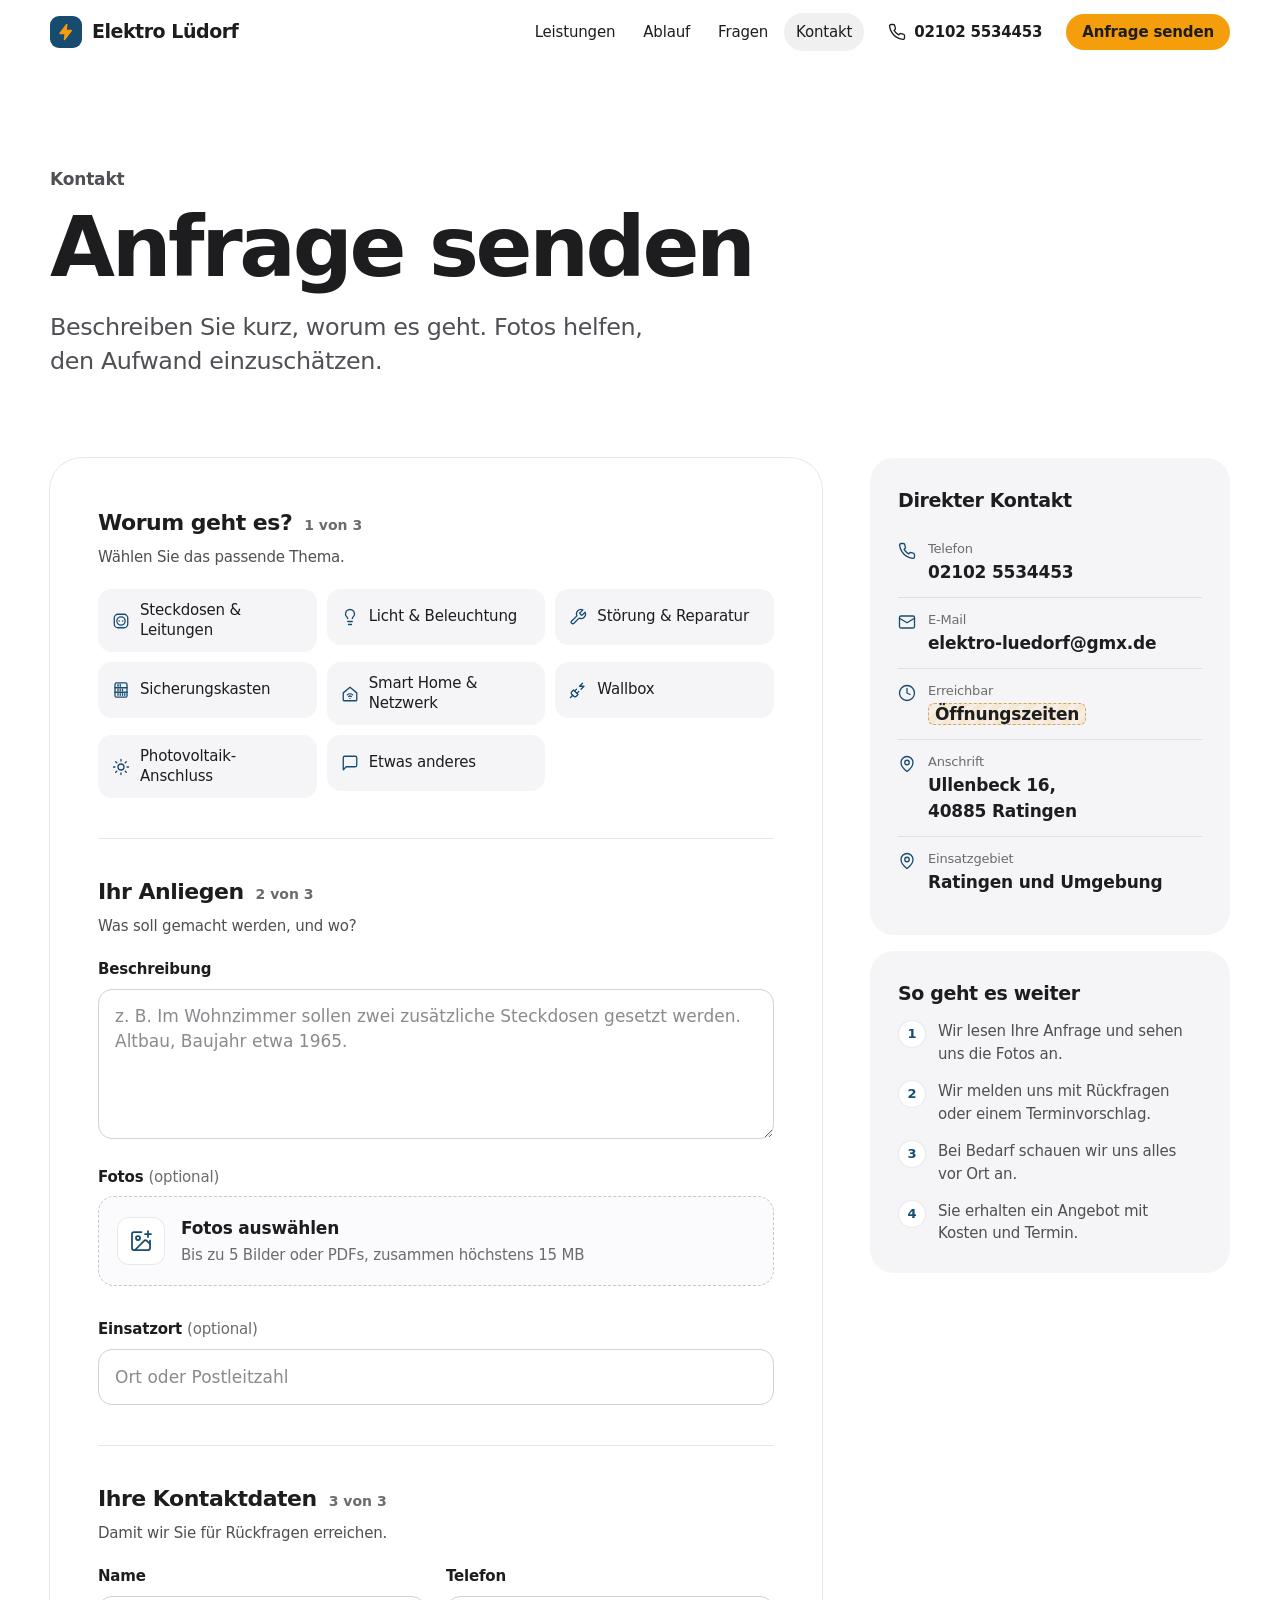
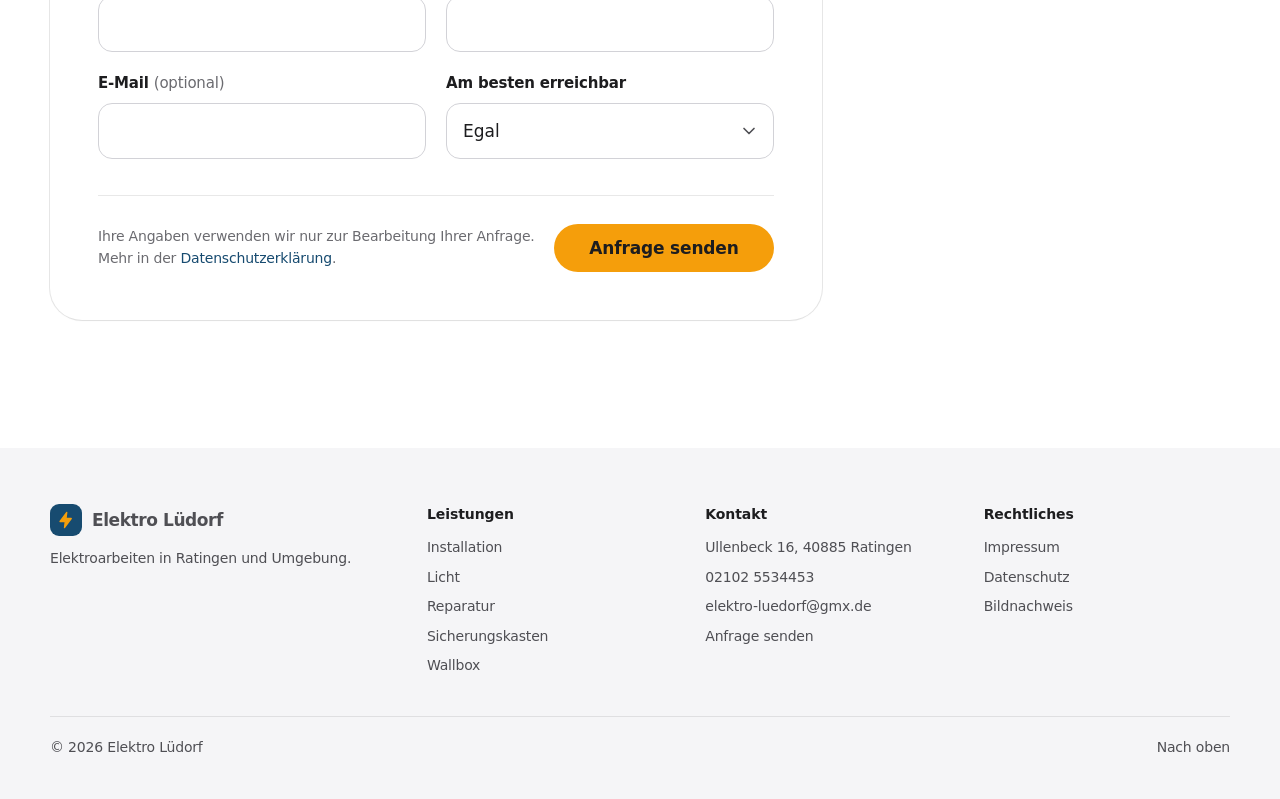
<file: kontakt.html>
<!doctype html>
<html lang="de">
<head>
  <meta charset="utf-8">
  <meta name="viewport" content="width=device-width, initial-scale=1, viewport-fit=cover">
  <title>Anfrage senden – Elektro Lüdorf, Ratingen</title>
  <meta name="description" content="Senden Sie Elektro Lüdorf in Ratingen eine Anfrage – mit Thema, Beschreibung und bis zu fünf Fotos.">
  <!-- Vorschau: vor Livegang auf "index, follow" stellen (siehe OFFENE-PUNKTE.md) -->
  <meta name="robots" content="noindex, nofollow">
  <meta name="theme-color" content="#ffffff">
  <meta property="og:type" content="website">
  <meta property="og:locale" content="de_DE">
  <meta property="og:site_name" content="Elektro Lüdorf">
  <meta property="og:title" content="Anfrage senden – Elektro Lüdorf, Ratingen">
  <meta property="og:description" content="Senden Sie Elektro Lüdorf in Ratingen eine Anfrage – mit Thema, Beschreibung und bis zu fünf Fotos.">
  <link rel="icon" href="img/favicon.svg" type="image/svg+xml">
  <link rel="stylesheet" href="css/style.css">
  <script src="js/main.js" defer></script>
</head>
<body>
  <a class="skip-link" href="#inhalt">Zum Inhalt springen</a>

  <header class="site-header">
    <div class="wrap header-inner">
      <a class="brand" href="index.html" aria-label="Elektro Lüdorf – Startseite">
        <span class="brand-mark"><svg class="" stroke-width="2" viewBox="0 0 24 24" fill="currentColor" stroke="currentColor" stroke-width="1.75" stroke-linecap="round" stroke-linejoin="round" aria-hidden="true" focusable="false"><path d="M13 2 4 14h7l-1 8 9-12h-7l1-8z"/></svg></span>
        Elektro Lüdorf
      </a>
      <nav class="nav" aria-label="Hauptnavigation">
        <ul>
          <li><a href="leistungen.html">Leistungen</a></li>
          <li><a href="index.html#ablauf">Ablauf</a></li>
          <li><a href="index.html#fragen">Fragen</a></li>
          <li><a href="kontakt.html" aria-current="page">Kontakt</a></li>
        </ul>
      </nav>
      <a class="header-phone" href="tel:+4921025534453"><svg class="icon-s" viewBox="0 0 24 24" fill="none" stroke="currentColor" stroke-width="1.75" stroke-linecap="round" stroke-linejoin="round" aria-hidden="true" focusable="false"><path d="M22 16.92v3a2 2 0 0 1-2.18 2 19.8 19.8 0 0 1-8.63-3.07 19.5 19.5 0 0 1-6-6A19.8 19.8 0 0 1 2.12 4.18 2 2 0 0 1 4.11 2h3a2 2 0 0 1 2 1.72c.13.96.36 1.9.7 2.81a2 2 0 0 1-.45 2.11L8.09 9.91a16 16 0 0 0 6 6l1.27-1.27a2 2 0 0 1 2.11-.45c.91.34 1.85.57 2.81.7A2 2 0 0 1 22 16.92z"/></svg>02102 5534453</a>
      <a class="btn btn-primary btn-small header-cta" href="kontakt.html#anfrage">Anfrage senden</a>
      <button class="menu-toggle" type="button" aria-expanded="false" aria-controls="menu" aria-label="Menü öffnen">
        <svg width="22" height="22" viewBox="0 0 22 22" aria-hidden="true"><rect class="bar bar-1" x="3" y="6" width="16" height="1.75" rx=".9" fill="currentColor"/><rect class="bar bar-2" x="3" y="14" width="16" height="1.75" rx=".9" fill="currentColor"/></svg>
      </button>
    </div>
  </header>

  <div class="menu-panel" id="menu">
    <nav aria-label="Menü">
      <ul>
        <li><a href="leistungen.html">Leistungen<svg class="icon-s" viewBox="0 0 24 24" fill="none" stroke="currentColor" stroke-width="1.75" stroke-linecap="round" stroke-linejoin="round" aria-hidden="true" focusable="false"><path d="m9 18 6-6-6-6"/></svg></a></li>
        <li><a href="index.html#ablauf">Ablauf<svg class="icon-s" viewBox="0 0 24 24" fill="none" stroke="currentColor" stroke-width="1.75" stroke-linecap="round" stroke-linejoin="round" aria-hidden="true" focusable="false"><path d="m9 18 6-6-6-6"/></svg></a></li>
        <li><a href="index.html#fragen">Fragen<svg class="icon-s" viewBox="0 0 24 24" fill="none" stroke="currentColor" stroke-width="1.75" stroke-linecap="round" stroke-linejoin="round" aria-hidden="true" focusable="false"><path d="m9 18 6-6-6-6"/></svg></a></li>
        <li><a href="kontakt.html" aria-current="page">Kontakt<svg class="icon-s" viewBox="0 0 24 24" fill="none" stroke="currentColor" stroke-width="1.75" stroke-linecap="round" stroke-linejoin="round" aria-hidden="true" focusable="false"><path d="m9 18 6-6-6-6"/></svg></a></li>
      </ul>
    </nav>
    <div class="menu-actions">
      <a class="btn btn-primary" href="kontakt.html#anfrage">Anfrage senden</a>
      <a class="btn btn-secondary" href="tel:+4921025534453"><svg class="icon-s" viewBox="0 0 24 24" fill="none" stroke="currentColor" stroke-width="1.75" stroke-linecap="round" stroke-linejoin="round" aria-hidden="true" focusable="false"><path d="M22 16.92v3a2 2 0 0 1-2.18 2 19.8 19.8 0 0 1-8.63-3.07 19.5 19.5 0 0 1-6-6A19.8 19.8 0 0 1 2.12 4.18 2 2 0 0 1 4.11 2h3a2 2 0 0 1 2 1.72c.13.96.36 1.9.7 2.81a2 2 0 0 1-.45 2.11L8.09 9.91a16 16 0 0 0 6 6l1.27-1.27a2 2 0 0 1 2.11-.45c.91.34 1.85.57 2.81.7A2 2 0 0 1 22 16.92z"/></svg>Anrufen</a>
    </div>
  </div>

  <main id="inhalt">
    <div class="wrap page-head">
      <span class="eyebrow">Kontakt</span>
      <h1 class="display">Anfrage senden</h1>
      <p class="lead">Beschreiben Sie kurz, worum es geht. Fotos helfen, den Aufwand einzuschätzen.</p>
    </div>

    <div class="wrap contact-layout" style="padding-bottom:var(--section)">
      <div class="form-card" id="anfrage">
        <form action="anfrage.php" method="post" enctype="multipart/form-data" novalidate data-form>
          <fieldset class="fieldset" id="gruppe-anliegen" aria-describedby="anliegen-fehler">
            <legend class="legend-title"><span>Worum geht es?</span><span class="step-no">1 von 3</span></legend>
            <p class="fieldset-hint">Wählen Sie das passende Thema.</p>
            <div class="topic-options">
              <div class="topic-option"><input type="radio" name="anliegen" id="t-installation" value="Steckdosen & Leitungen" data-id="installation" required><label for="t-installation"><svg class="icon-s" viewBox="0 0 24 24" fill="none" stroke="currentColor" stroke-width="1.75" stroke-linecap="round" stroke-linejoin="round" aria-hidden="true" focusable="false"><rect x="3" y="3" width="18" height="18" rx="5"/><circle cx="12" cy="12" r="5.5"/><circle cx="9.7" cy="12" r="1" fill="currentColor" stroke="none"/><circle cx="14.3" cy="12" r="1" fill="currentColor" stroke="none"/></svg>Steckdosen & Leitungen</label></div>
              <div class="topic-option"><input type="radio" name="anliegen" id="t-licht" value="Licht & Beleuchtung" data-id="licht" required><label for="t-licht"><svg class="icon-s" viewBox="0 0 24 24" fill="none" stroke="currentColor" stroke-width="1.75" stroke-linecap="round" stroke-linejoin="round" aria-hidden="true" focusable="false"><path d="M15 14c.2-1 .7-1.7 1.5-2.5 1-.9 1.5-2.2 1.5-3.5A6 6 0 0 0 6 8c0 1 .2 2.2 1.5 3.5.7.7 1.3 1.5 1.5 2.5"/><path d="M9 18h6"/><path d="M10 22h4"/></svg>Licht & Beleuchtung</label></div>
              <div class="topic-option"><input type="radio" name="anliegen" id="t-reparatur" value="Störung & Reparatur" data-id="reparatur" required><label for="t-reparatur"><svg class="icon-s" viewBox="0 0 24 24" fill="none" stroke="currentColor" stroke-width="1.75" stroke-linecap="round" stroke-linejoin="round" aria-hidden="true" focusable="false"><path d="M14.7 6.3a1 1 0 0 0 0 1.4l1.6 1.6a1 1 0 0 0 1.4 0l3.77-3.77a6 6 0 0 1-7.94 7.94l-6.91 6.91a2.12 2.12 0 0 1-3-3l6.91-6.91a6 6 0 0 1 7.94-7.94l-3.76 3.76z"/></svg>Störung & Reparatur</label></div>
              <div class="topic-option"><input type="radio" name="anliegen" id="t-verteilung" value="Sicherungskasten" data-id="verteilung" required><label for="t-verteilung"><svg class="icon-s" viewBox="0 0 24 24" fill="none" stroke="currentColor" stroke-width="1.75" stroke-linecap="round" stroke-linejoin="round" aria-hidden="true" focusable="false"><rect x="4" y="2.5" width="16" height="19" rx="2"/><path d="M4 9h16M4 15h16"/><path d="M8 11v2M11 11v2M14 11v2M8 4.5v2.5M11 4.5v2.5M8 17v2M11 17v2M14 17v2M17 17v2"/></svg>Sicherungs&shy;kasten</label></div>
              <div class="topic-option"><input type="radio" name="anliegen" id="t-smart-home" value="Smart Home & Netzwerk" data-id="smart-home" required><label for="t-smart-home"><svg class="icon-s" viewBox="0 0 24 24" fill="none" stroke="currentColor" stroke-width="1.75" stroke-linecap="round" stroke-linejoin="round" aria-hidden="true" focusable="false"><path d="M3 10.5 12 3l9 7.5V20a1 1 0 0 1-1 1H4a1 1 0 0 1-1-1z"/><path d="M8.5 13.2a5 5 0 0 1 7 0"/><path d="M10.3 15.4a2.4 2.4 0 0 1 3.4 0"/><circle cx="12" cy="17.8" r=".9" fill="currentColor" stroke="none"/></svg>Smart Home & Netzwerk</label></div>
              <div class="topic-option"><input type="radio" name="anliegen" id="t-wallbox" value="Wallbox" data-id="wallbox" required><label for="t-wallbox"><svg class="icon-s" viewBox="0 0 24 24" fill="none" stroke="currentColor" stroke-width="1.75" stroke-linecap="round" stroke-linejoin="round" aria-hidden="true" focusable="false"><path d="M6.3 20.3a2.4 2.4 0 0 0 3.4 0L12 18l-6-6-2.3 2.3a2.4 2.4 0 0 0 0 3.4z"/><path d="m2 22 3-3"/><path d="M7.5 13.5 10 11"/><path d="M10.5 16.5 13 14"/><path d="m18 3-4 4h6l-4 4"/></svg>Wallbox</label></div>
              <div class="topic-option"><input type="radio" name="anliegen" id="t-photovoltaik" value="Photovoltaik-Anschluss" data-id="photovoltaik" required><label for="t-photovoltaik"><svg class="icon-s" viewBox="0 0 24 24" fill="none" stroke="currentColor" stroke-width="1.75" stroke-linecap="round" stroke-linejoin="round" aria-hidden="true" focusable="false"><circle cx="12" cy="12" r="4"/><path d="M12 2v2M12 20v2M4.93 4.93l1.41 1.41M17.66 17.66l1.41 1.41M2 12h2M20 12h2M6.34 17.66l-1.41 1.41M19.07 4.93l-1.41 1.41"/></svg>Photovoltaik-Anschluss</label></div>
              <div class="topic-option"><input type="radio" name="anliegen" id="t-sonstiges" value="Etwas anderes" data-id="sonstiges" required><label for="t-sonstiges"><svg class="icon-s" viewBox="0 0 24 24" fill="none" stroke="currentColor" stroke-width="1.75" stroke-linecap="round" stroke-linejoin="round" aria-hidden="true" focusable="false"><path d="M21 15a2 2 0 0 1-2 2H7l-4 4V5a2 2 0 0 1 2-2h14a2 2 0 0 1 2 2z"/></svg>Etwas anderes</label></div>
            </div>
            <p class="group-error" id="anliegen-fehler"><svg class="icon-s" viewBox="0 0 24 24" fill="none" stroke="currentColor" stroke-width="1.75" stroke-linecap="round" stroke-linejoin="round" aria-hidden="true" focusable="false"><circle cx="12" cy="12" r="10"/><path d="M12 8v4"/><path d="M12 16h.01"/></svg><span>Bitte wählen Sie ein Thema.</span></p>
          </fieldset>

          <fieldset class="fieldset">
            <legend class="legend-title"><span>Ihr Anliegen</span><span class="step-no">2 von 3</span></legend>
            <p class="fieldset-hint">Was soll gemacht werden, und wo?</p>
            <div class="fields">
              <div class="field">
                <label for="nachricht">Beschreibung</label>
                <textarea class="textarea" id="nachricht" name="nachricht" required maxlength="4000" aria-describedby="nachricht-fehler" placeholder="z. B. Im Wohnzimmer sollen zwei zusätzliche Steckdosen gesetzt werden. Altbau, Baujahr etwa 1965."></textarea>
                <p class="field-error" id="nachricht-fehler"><svg class="icon-s" viewBox="0 0 24 24" fill="none" stroke="currentColor" stroke-width="1.75" stroke-linecap="round" stroke-linejoin="round" aria-hidden="true" focusable="false"><circle cx="12" cy="12" r="10"/><path d="M12 8v4"/><path d="M12 16h.01"/></svg><span>Bitte beschreiben Sie kurz Ihr Anliegen.</span></p>
              </div>
              <div class="field">
                <span class="label" id="fotos-label">Fotos <span class="opt">(optional)</span></span>
                <div class="upload">
                  <span class="upload-icon"><svg class="icon" viewBox="0 0 24 24" fill="none" stroke="currentColor" stroke-width="1.75" stroke-linecap="round" stroke-linejoin="round" aria-hidden="true" focusable="false"><path d="M16 5h6"/><path d="M19 2v6"/><path d="M21 11.5V19a2 2 0 0 1-2 2H5a2 2 0 0 1-2-2V5a2 2 0 0 1 2-2h7.5"/><path d="m21 15-3.1-3.1a2 2 0 0 0-2.8 0L6 21"/><circle cx="9" cy="9" r="2"/></svg></span>
                  <span><strong>Fotos auswählen</strong><span class="small">Bis zu 5 Bilder oder PDFs, zusammen höchstens 15 MB</span></span>
                  <input type="file" id="fotos" name="fotos[]" multiple accept="image/jpeg,image/png,image/webp,image/heic,image/heif,application/pdf" aria-labelledby="fotos-label" aria-describedby="fotos-fehler">
                </div>
                <ul class="file-list" aria-live="polite"></ul>
                <p class="field-error" id="fotos-fehler"><svg class="icon-s" viewBox="0 0 24 24" fill="none" stroke="currentColor" stroke-width="1.75" stroke-linecap="round" stroke-linejoin="round" aria-hidden="true" focusable="false"><circle cx="12" cy="12" r="10"/><path d="M12 8v4"/><path d="M12 16h.01"/></svg><span>Bitte höchstens 5 Dateien mit zusammen 15 MB.</span></p>
              </div>
              <div class="field">
                <label for="ort">Einsatzort <span class="opt">(optional)</span></label>
                <input class="input" type="text" id="ort" name="ort" autocomplete="address-level2" maxlength="100" placeholder="Ort oder Postleitzahl">
              </div>
            </div>
          </fieldset>

          <fieldset class="fieldset">
            <legend class="legend-title"><span>Ihre Kontaktdaten</span><span class="step-no">3 von 3</span></legend>
            <p class="fieldset-hint">Damit wir Sie für Rückfragen erreichen.</p>
            <div class="fields two">
              <div class="field">
                <label for="name">Name</label>
                <input class="input" type="text" id="name" name="name" autocomplete="name" required maxlength="100" aria-describedby="name-fehler">
                <p class="field-error" id="name-fehler"><svg class="icon-s" viewBox="0 0 24 24" fill="none" stroke="currentColor" stroke-width="1.75" stroke-linecap="round" stroke-linejoin="round" aria-hidden="true" focusable="false"><circle cx="12" cy="12" r="10"/><path d="M12 8v4"/><path d="M12 16h.01"/></svg><span>Bitte geben Sie Ihren Namen an.</span></p>
              </div>
              <div class="field">
                <label for="telefon">Telefon</label>
                <input class="input" type="tel" id="telefon" name="telefon" autocomplete="tel" inputmode="tel" required maxlength="40" aria-describedby="telefon-fehler">
                <p class="field-error" id="telefon-fehler"><svg class="icon-s" viewBox="0 0 24 24" fill="none" stroke="currentColor" stroke-width="1.75" stroke-linecap="round" stroke-linejoin="round" aria-hidden="true" focusable="false"><circle cx="12" cy="12" r="10"/><path d="M12 8v4"/><path d="M12 16h.01"/></svg><span>Bitte geben Sie eine Telefonnummer an, unter der wir Sie erreichen.</span></p>
              </div>
              <div class="field">
                <label for="email">E-Mail <span class="opt">(optional)</span></label>
                <input class="input" type="email" id="email" name="email" autocomplete="email" maxlength="200" aria-describedby="email-fehler">
                <p class="field-error" id="email-fehler"><svg class="icon-s" viewBox="0 0 24 24" fill="none" stroke="currentColor" stroke-width="1.75" stroke-linecap="round" stroke-linejoin="round" aria-hidden="true" focusable="false"><circle cx="12" cy="12" r="10"/><path d="M12 8v4"/><path d="M12 16h.01"/></svg><span>Diese E-Mail-Adresse sieht unvollständig aus.</span></p>
              </div>
              <div class="field">
                <label for="erreichbar">Am besten erreichbar</label>
                <select class="select" id="erreichbar" name="erreichbar">
                  <option>Egal</option>
                  <option>Vormittags</option>
                  <option>Nachmittags</option>
                  <option>Abends</option>
                </select>
              </div>
            </div>
          </fieldset>

          <div class="hp" aria-hidden="true">
            <label for="website">Website</label>
            <input type="text" id="website" name="website" tabindex="-1" autocomplete="off">
            <input type="hidden" name="zeit" value="">
          </div>

          <div class="form-footer">
            <p>Ihre Angaben verwenden wir nur zur Bearbeitung Ihrer Anfrage. Mehr in der <a href="datenschutz.html#anfrageformular">Datenschutzerklärung</a>.</p>
            <button class="btn btn-primary" type="submit"><span class="spinner" aria-hidden="true"></span><span class="btn-label">Anfrage senden</span></button>
          </div>
          <div class="form-status" role="alert" aria-live="assertive"></div>
        </form>

        <template id="erfolg">
          <div class="form-success">
            <div class="ok-mark"><svg class="" viewBox="0 0 24 24" fill="none" stroke="currentColor" stroke-width="1.75" stroke-linecap="round" stroke-linejoin="round" aria-hidden="true" focusable="false"><path d="M20 6 9 17l-5-5"/></svg></div>
            <h2 class="h3" tabindex="-1">Danke, Ihre Anfrage ist angekommen</h2>
            <p>Wir sehen uns Ihre Angaben an und melden uns mit Rückfragen oder einem Terminvorschlag.</p>
            <p style="margin-top:28px"><a class="btn btn-secondary" href="index.html">Zur Startseite</a></p>
          </div>
        </template>
      </div>

      <aside class="contact-aside" aria-label="Weitere Kontaktwege">
        <section class="aside-card">
          <h2>Direkter Kontakt</h2>
          <ul class="aside-list">
            <li><svg class="icon-s" viewBox="0 0 24 24" fill="none" stroke="currentColor" stroke-width="1.75" stroke-linecap="round" stroke-linejoin="round" aria-hidden="true" focusable="false"><path d="M22 16.92v3a2 2 0 0 1-2.18 2 19.8 19.8 0 0 1-8.63-3.07 19.5 19.5 0 0 1-6-6A19.8 19.8 0 0 1 2.12 4.18 2 2 0 0 1 4.11 2h3a2 2 0 0 1 2 1.72c.13.96.36 1.9.7 2.81a2 2 0 0 1-.45 2.11L8.09 9.91a16 16 0 0 0 6 6l1.27-1.27a2 2 0 0 1 2.11-.45c.91.34 1.85.57 2.81.7A2 2 0 0 1 22 16.92z"/></svg><span><span class="label">Telefon</span><a class="value" href="tel:+4921025534453">02102 5534453</a></span></li>
            <li><svg class="icon-s" viewBox="0 0 24 24" fill="none" stroke="currentColor" stroke-width="1.75" stroke-linecap="round" stroke-linejoin="round" aria-hidden="true" focusable="false"><rect x="2" y="4" width="20" height="16" rx="2"/><path d="m22 7-10 6L2 7"/></svg><span><span class="label">E-Mail</span><a class="value" href="mailto:elektro-luedorf@gmx.de">elektro-luedorf@gmx.de</a></span></li>
            <li><svg class="icon-s" viewBox="0 0 24 24" fill="none" stroke="currentColor" stroke-width="1.75" stroke-linecap="round" stroke-linejoin="round" aria-hidden="true" focusable="false"><circle cx="12" cy="12" r="10"/><path d="M12 6v6l4 2"/></svg><span><span class="label">Erreichbar</span><span class="value"><span class="ph" title="Noch einzutragen">Öffnungszeiten</span></span></span></li>
            <li><svg class="icon-s" viewBox="0 0 24 24" fill="none" stroke="currentColor" stroke-width="1.75" stroke-linecap="round" stroke-linejoin="round" aria-hidden="true" focusable="false"><path d="M20 10c0 6-8 12-8 12s-8-6-8-12a8 8 0 0 1 16 0z"/><circle cx="12" cy="10" r="3"/></svg><span><span class="label">Anschrift</span><span class="value">Ullenbeck 16, 40885 Ratingen</span></span></li>
            <li><svg class="icon-s" viewBox="0 0 24 24" fill="none" stroke="currentColor" stroke-width="1.75" stroke-linecap="round" stroke-linejoin="round" aria-hidden="true" focusable="false"><path d="M20 10c0 6-8 12-8 12s-8-6-8-12a8 8 0 0 1 16 0z"/><circle cx="12" cy="10" r="3"/></svg><span><span class="label">Einsatzgebiet</span><span class="value">Ratingen und Umgebung</span></span></li>
          </ul>
        </section>
        <section class="aside-card">
          <h2>So geht es weiter</h2>
          <ol class="aside-steps">
            <li>Wir lesen Ihre Anfrage und sehen uns die Fotos an.</li>
            <li>Wir melden uns mit Rückfragen oder einem Terminvorschlag.</li>
            <li>Bei Bedarf schauen wir uns alles vor Ort an.</li>
            <li>Sie erhalten ein Angebot mit Kosten und Termin.</li>
          </ol>
        </section>
      </aside>
    </div>
  </main>

  <footer class="site-footer">
    <div class="wrap">
      <div class="footer-grid">
        <div>
          <a class="brand" href="index.html">
            <span class="brand-mark"><svg class="" viewBox="0 0 24 24" fill="currentColor" stroke="currentColor" stroke-width="1.75" stroke-linecap="round" stroke-linejoin="round" aria-hidden="true" focusable="false"><path d="M13 2 4 14h7l-1 8 9-12h-7l1-8z"/></svg></span>
            Elektro Lüdorf
          </a>
          <p>Elektroarbeiten in Ratingen und Umgebung.</p>
        </div>
        <div>
          <h2>Leistungen</h2>
          <ul>
            <li><a href="leistungen.html#installation">Installation</a></li>
            <li><a href="leistungen.html#licht">Licht</a></li>
            <li><a href="leistungen.html#reparatur">Reparatur</a></li>
            <li><a href="leistungen.html#verteilung">Sicherungskasten</a></li>
            <li><a href="leistungen.html#wallbox">Wallbox</a></li>
          </ul>
        </div>
        <div>
          <h2>Kontakt</h2>
          <ul>
            <li>Ullenbeck 16, 40885 Ratingen</li>
            <li><a href="tel:+4921025534453">02102 5534453</a></li>
            <li><a href="mailto:elektro-luedorf@gmx.de">elektro-luedorf@gmx.de</a></li>
            <li><a href="kontakt.html#anfrage">Anfrage senden</a></li>
          </ul>
        </div>
        <div>
          <h2>Rechtliches</h2>
          <ul>
            <li><a href="impressum.html">Impressum</a></li>
            <li><a href="datenschutz.html">Datenschutz</a></li>
            <li><a href="impressum.html#bildnachweis">Bildnachweis</a></li>
          </ul>
        </div>
      </div>
      <div class="footer-bottom">
        <span>© 2026 Elektro Lüdorf</span>
        <a href="#inhalt">Nach oben</a>
      </div>
    </div>
  </footer>

  <div class="action-bar single" aria-label="Schnellkontakt">
    <a class="btn btn-secondary" href="tel:+4921025534453"><svg class="icon-s" viewBox="0 0 24 24" fill="none" stroke="currentColor" stroke-width="1.75" stroke-linecap="round" stroke-linejoin="round" aria-hidden="true" focusable="false"><path d="M22 16.92v3a2 2 0 0 1-2.18 2 19.8 19.8 0 0 1-8.63-3.07 19.5 19.5 0 0 1-6-6A19.8 19.8 0 0 1 2.12 4.18 2 2 0 0 1 4.11 2h3a2 2 0 0 1 2 1.72c.13.96.36 1.9.7 2.81a2 2 0 0 1-.45 2.11L8.09 9.91a16 16 0 0 0 6 6l1.27-1.27a2 2 0 0 1 2.11-.45c.91.34 1.85.57 2.81.7A2 2 0 0 1 22 16.92z"/></svg>Lieber anrufen</a>
  </div>

</body>
</html>
</file>
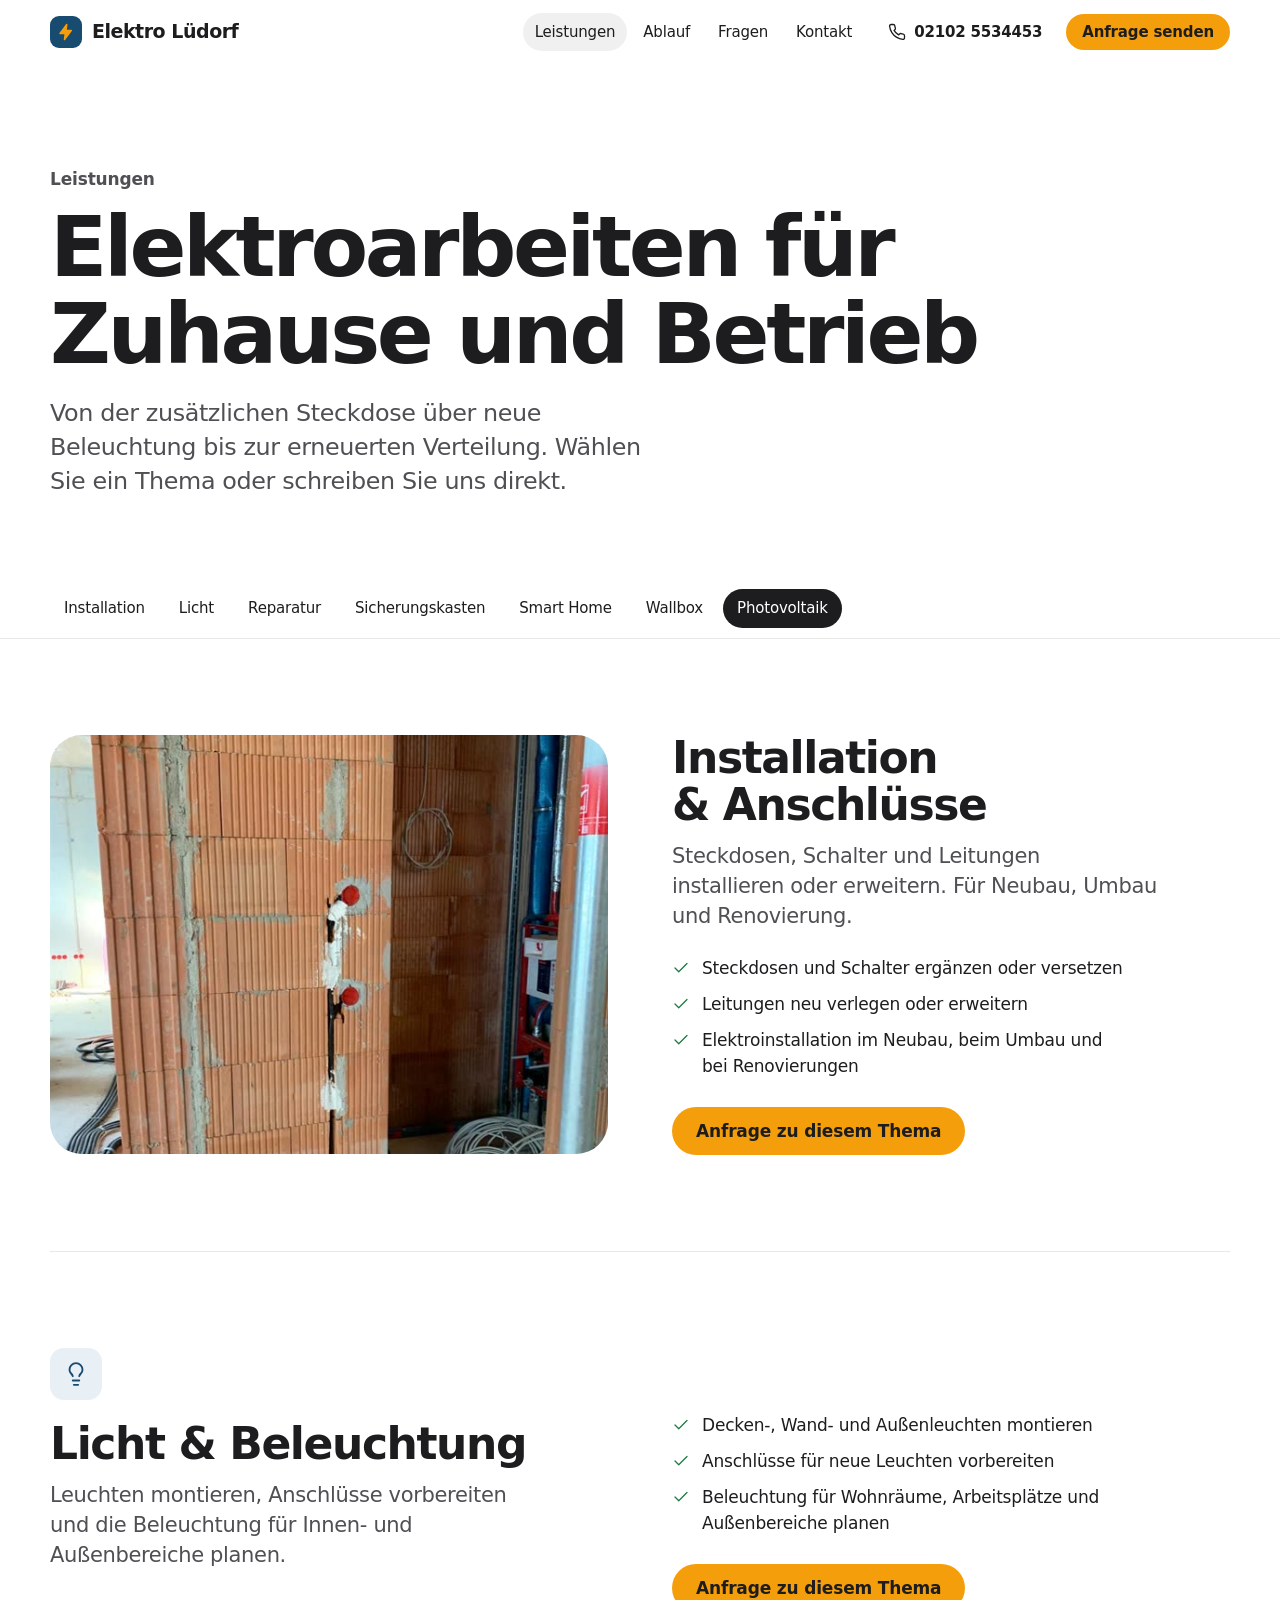
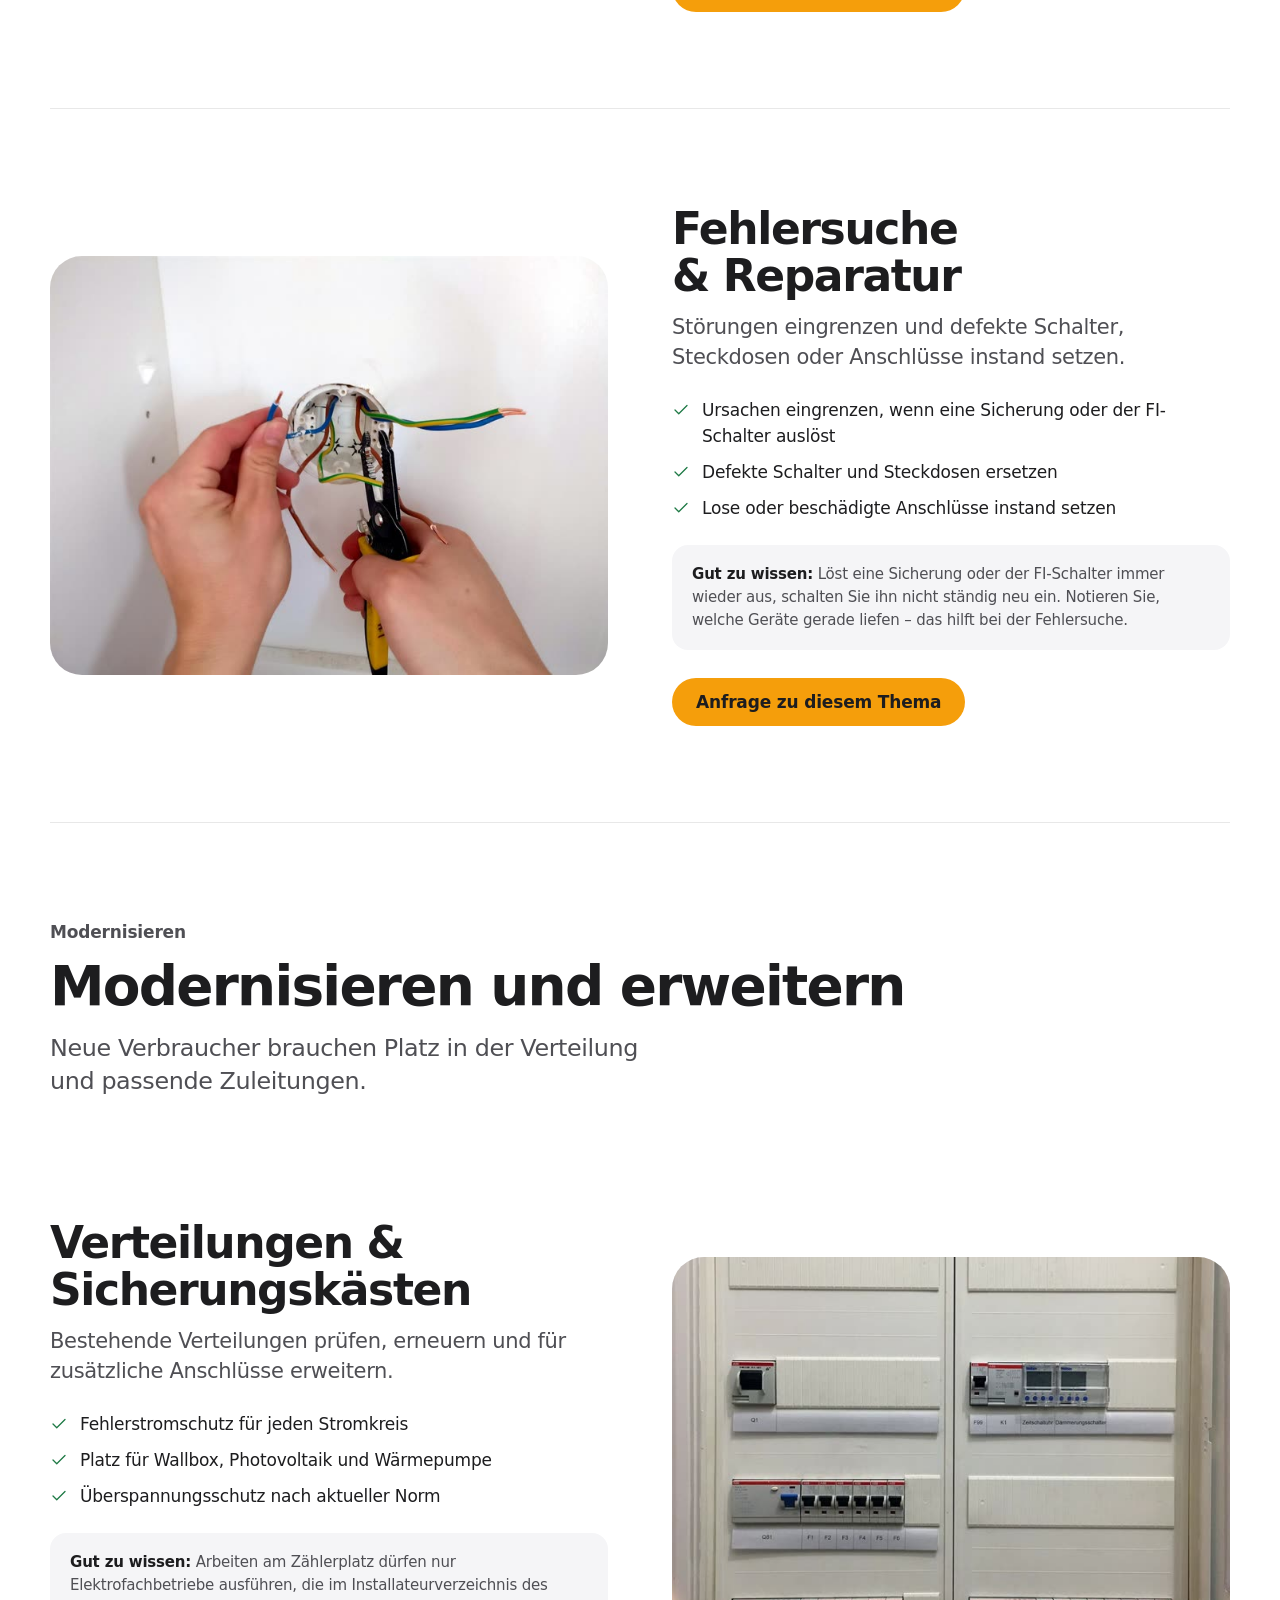
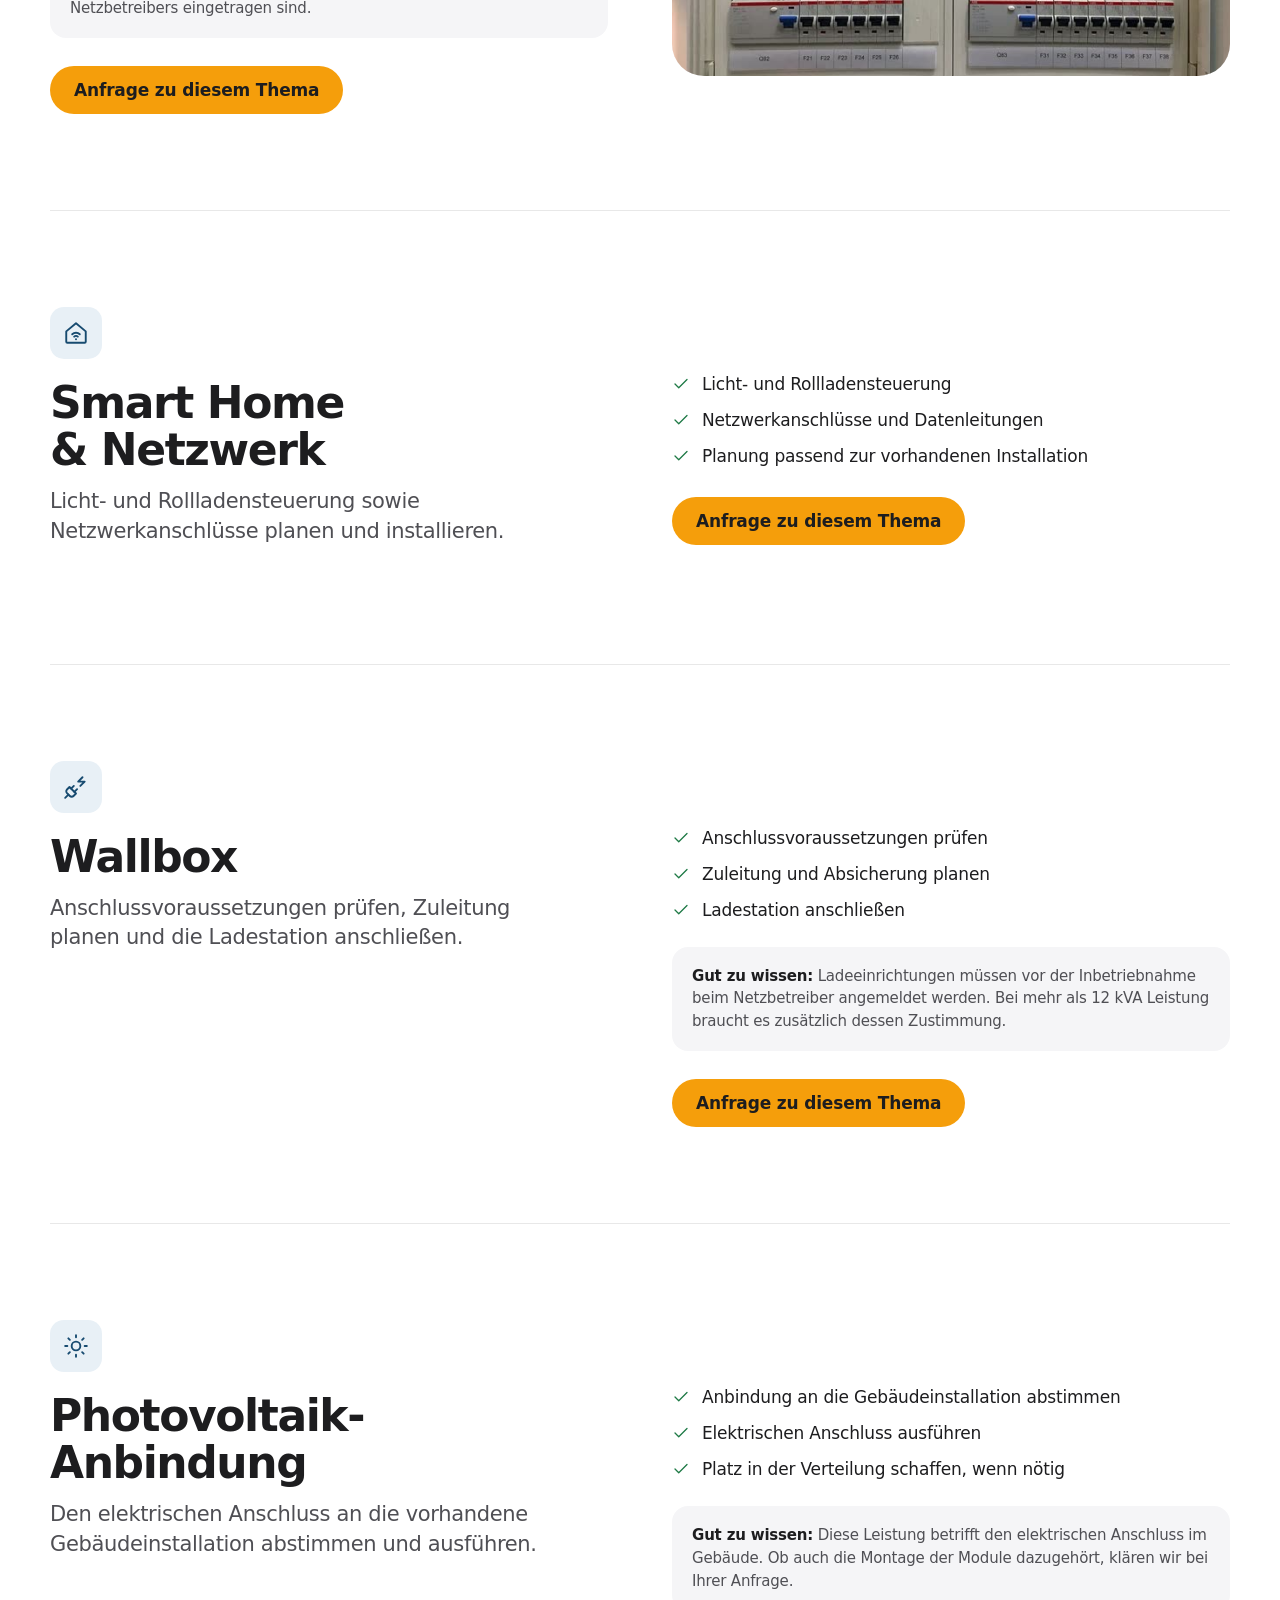
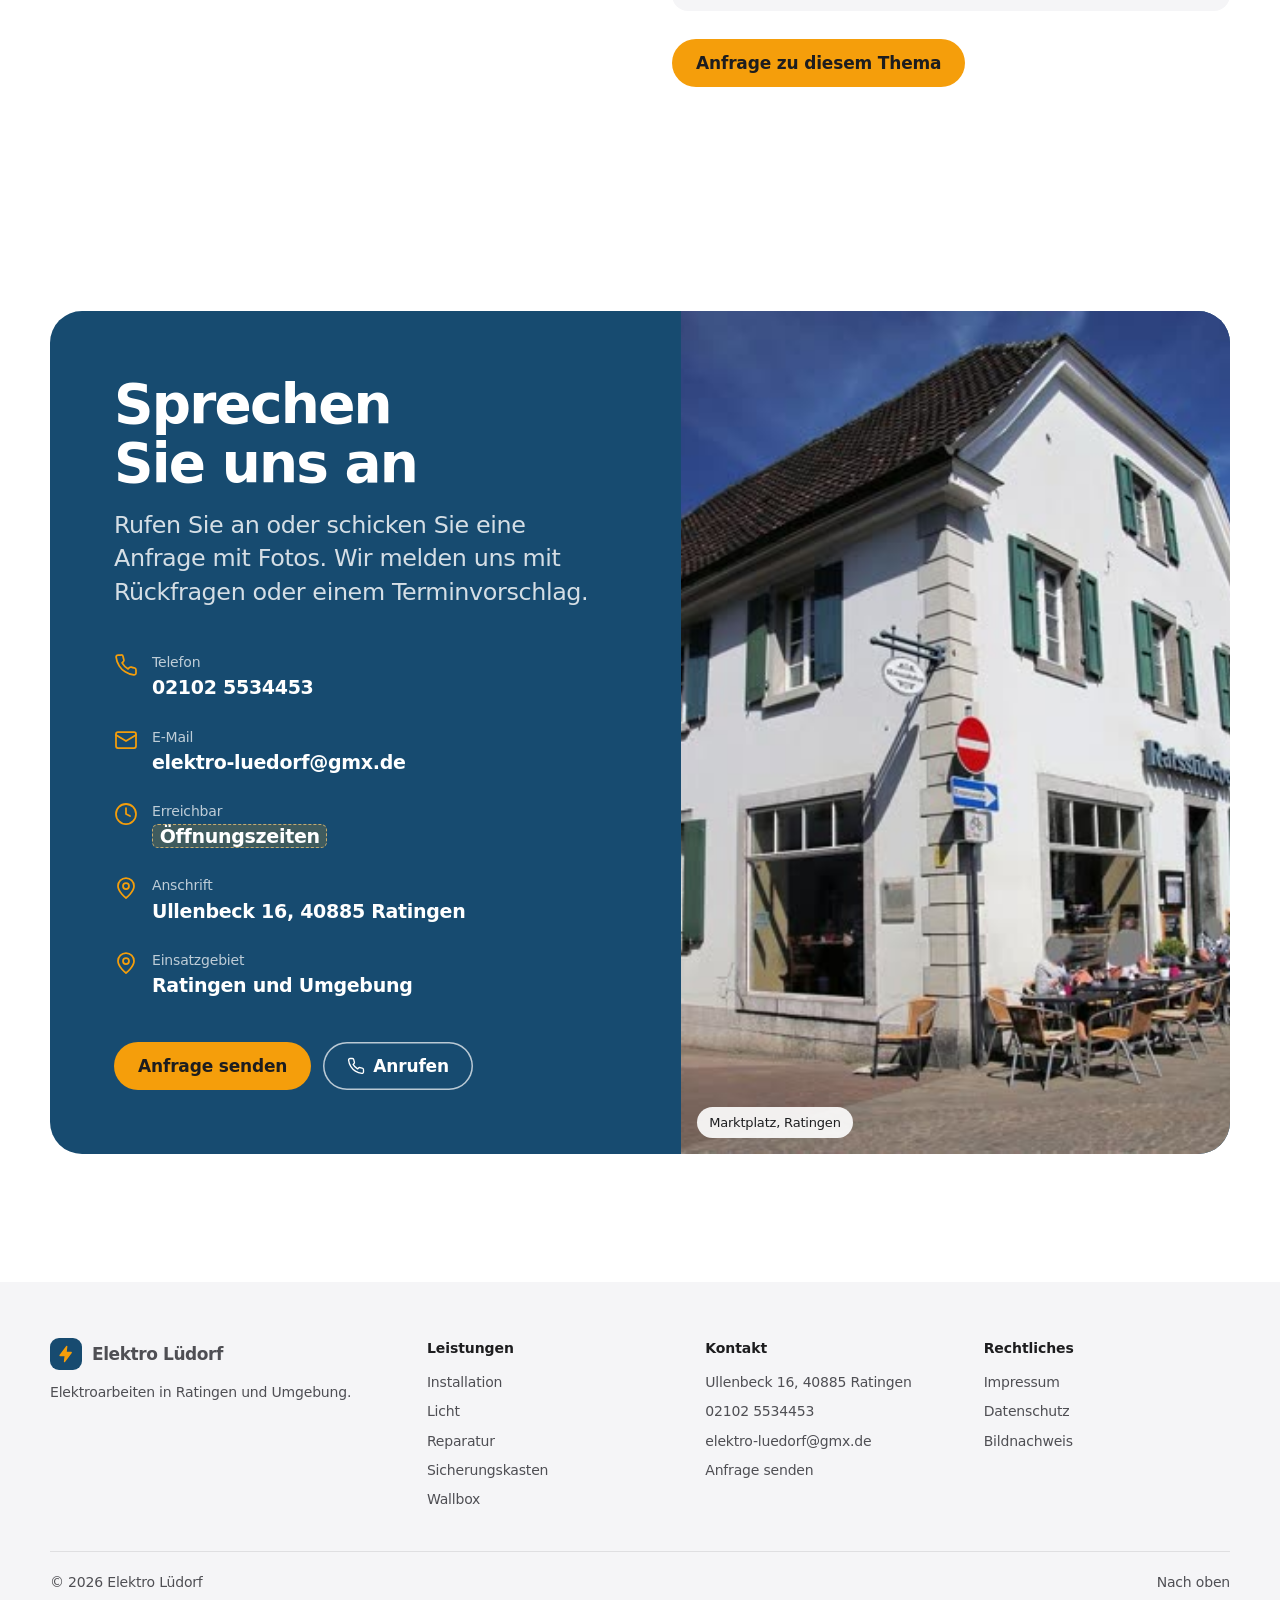
<file: leistungen.html>
<!doctype html>
<html lang="de">
<head>
  <meta charset="utf-8">
  <meta name="viewport" content="width=device-width, initial-scale=1, viewport-fit=cover">
  <title>Leistungen – Elektro Lüdorf, Ratingen</title>
  <meta name="description" content="Installation, Licht, Reparatur, Sicherungskasten, Smart Home, Wallbox und Photovoltaik-Anschluss: die Leistungen von Elektro Lüdorf in Ratingen.">
  <!-- Vorschau: vor Livegang auf "index, follow" stellen (siehe OFFENE-PUNKTE.md) -->
  <meta name="robots" content="noindex, nofollow">
  <meta name="theme-color" content="#ffffff">
  <meta property="og:type" content="website">
  <meta property="og:locale" content="de_DE">
  <meta property="og:site_name" content="Elektro Lüdorf">
  <meta property="og:title" content="Leistungen – Elektro Lüdorf, Ratingen">
  <meta property="og:description" content="Installation, Licht, Reparatur, Sicherungskasten, Smart Home, Wallbox und Photovoltaik-Anschluss: die Leistungen von Elektro Lüdorf in Ratingen.">
  <link rel="icon" href="img/favicon.svg" type="image/svg+xml">
  <link rel="stylesheet" href="css/style.css">
  <script src="js/main.js" defer></script>
</head>
<body>
  <a class="skip-link" href="#inhalt">Zum Inhalt springen</a>

  <header class="site-header">
    <div class="wrap header-inner">
      <a class="brand" href="index.html" aria-label="Elektro Lüdorf – Startseite">
        <span class="brand-mark"><svg class="" stroke-width="2" viewBox="0 0 24 24" fill="currentColor" stroke="currentColor" stroke-width="1.75" stroke-linecap="round" stroke-linejoin="round" aria-hidden="true" focusable="false"><path d="M13 2 4 14h7l-1 8 9-12h-7l1-8z"/></svg></span>
        Elektro Lüdorf
      </a>
      <nav class="nav" aria-label="Hauptnavigation">
        <ul>
          <li><a href="leistungen.html" aria-current="page">Leistungen</a></li>
          <li><a href="index.html#ablauf">Ablauf</a></li>
          <li><a href="index.html#fragen">Fragen</a></li>
          <li><a href="kontakt.html">Kontakt</a></li>
        </ul>
      </nav>
      <a class="header-phone" href="tel:+4921025534453"><svg class="icon-s" viewBox="0 0 24 24" fill="none" stroke="currentColor" stroke-width="1.75" stroke-linecap="round" stroke-linejoin="round" aria-hidden="true" focusable="false"><path d="M22 16.92v3a2 2 0 0 1-2.18 2 19.8 19.8 0 0 1-8.63-3.07 19.5 19.5 0 0 1-6-6A19.8 19.8 0 0 1 2.12 4.18 2 2 0 0 1 4.11 2h3a2 2 0 0 1 2 1.72c.13.96.36 1.9.7 2.81a2 2 0 0 1-.45 2.11L8.09 9.91a16 16 0 0 0 6 6l1.27-1.27a2 2 0 0 1 2.11-.45c.91.34 1.85.57 2.81.7A2 2 0 0 1 22 16.92z"/></svg>02102 5534453</a>
      <a class="btn btn-primary btn-small header-cta" href="kontakt.html#anfrage">Anfrage senden</a>
      <button class="menu-toggle" type="button" aria-expanded="false" aria-controls="menu" aria-label="Menü öffnen">
        <svg width="22" height="22" viewBox="0 0 22 22" aria-hidden="true"><rect class="bar bar-1" x="3" y="6" width="16" height="1.75" rx=".9" fill="currentColor"/><rect class="bar bar-2" x="3" y="14" width="16" height="1.75" rx=".9" fill="currentColor"/></svg>
      </button>
    </div>
  </header>

  <div class="menu-panel" id="menu">
    <nav aria-label="Menü">
      <ul>
        <li><a href="leistungen.html" aria-current="page">Leistungen<svg class="icon-s" viewBox="0 0 24 24" fill="none" stroke="currentColor" stroke-width="1.75" stroke-linecap="round" stroke-linejoin="round" aria-hidden="true" focusable="false"><path d="m9 18 6-6-6-6"/></svg></a></li>
        <li><a href="index.html#ablauf">Ablauf<svg class="icon-s" viewBox="0 0 24 24" fill="none" stroke="currentColor" stroke-width="1.75" stroke-linecap="round" stroke-linejoin="round" aria-hidden="true" focusable="false"><path d="m9 18 6-6-6-6"/></svg></a></li>
        <li><a href="index.html#fragen">Fragen<svg class="icon-s" viewBox="0 0 24 24" fill="none" stroke="currentColor" stroke-width="1.75" stroke-linecap="round" stroke-linejoin="round" aria-hidden="true" focusable="false"><path d="m9 18 6-6-6-6"/></svg></a></li>
        <li><a href="kontakt.html">Kontakt<svg class="icon-s" viewBox="0 0 24 24" fill="none" stroke="currentColor" stroke-width="1.75" stroke-linecap="round" stroke-linejoin="round" aria-hidden="true" focusable="false"><path d="m9 18 6-6-6-6"/></svg></a></li>
      </ul>
    </nav>
    <div class="menu-actions">
      <a class="btn btn-primary" href="kontakt.html#anfrage">Anfrage senden</a>
      <a class="btn btn-secondary" href="tel:+4921025534453"><svg class="icon-s" viewBox="0 0 24 24" fill="none" stroke="currentColor" stroke-width="1.75" stroke-linecap="round" stroke-linejoin="round" aria-hidden="true" focusable="false"><path d="M22 16.92v3a2 2 0 0 1-2.18 2 19.8 19.8 0 0 1-8.63-3.07 19.5 19.5 0 0 1-6-6A19.8 19.8 0 0 1 2.12 4.18 2 2 0 0 1 4.11 2h3a2 2 0 0 1 2 1.72c.13.96.36 1.9.7 2.81a2 2 0 0 1-.45 2.11L8.09 9.91a16 16 0 0 0 6 6l1.27-1.27a2 2 0 0 1 2.11-.45c.91.34 1.85.57 2.81.7A2 2 0 0 1 22 16.92z"/></svg>Anrufen</a>
    </div>
  </div>

  <main id="inhalt">
    <div class="wrap page-head">
      <span class="eyebrow">Leistungen</span>
      <h1 class="display">Elektroarbeiten für Zuhause und Betrieb</h1>
      <p class="lead">Von der zusätzlichen Steckdose über neue Beleuchtung bis zur erneuerten Verteilung. Wählen Sie ein Thema oder schreiben Sie uns direkt.</p>
    </div>

    <nav class="subnav" aria-label="Leistungen auf dieser Seite">
      <div class="wrap">
        <ul>
          <li><a href="#installation">Installation</a></li>
          <li><a href="#licht">Licht</a></li>
          <li><a href="#reparatur">Reparatur</a></li>
          <li><a href="#verteilung">Sicherungskasten</a></li>
          <li><a href="#smart-home">Smart Home</a></li>
          <li><a href="#wallbox">Wallbox</a></li>
          <li><a href="#photovoltaik">Photovoltaik</a></li>
        </ul>
      </div>
    </nav>

    <div class="wrap">

      <section class="service" id="installation" data-section aria-labelledby="installation-titel">
        <div class="service-media"><img src="img/fotos/rohbau-leitungen-600.jpg" srcset="img/fotos/rohbau-leitungen-600.jpg 600w, img/fotos/rohbau-leitungen-900.jpg 900w" sizes="(min-width: 900px) 560px, 100vw" width="900" height="1200" alt="Rohbauwand mit frisch verlegten Leitungen und Unterputzdosen" loading="lazy" decoding="async" style="object-position:50% 40%"></div>
        <div>
          <h2 class="h2" id="installation-titel">Installation & Anschlüsse</h2>
          <p class="lead">Steckdosen, Schalter und Leitungen installieren oder erweitern. Für Neubau, Umbau und Renovierung.</p>
          <ul class="checklist">
            <li><svg class="icon-s" viewBox="0 0 24 24" fill="none" stroke="currentColor" stroke-width="1.75" stroke-linecap="round" stroke-linejoin="round" aria-hidden="true" focusable="false"><path d="M20 6 9 17l-5-5"/></svg><span>Steckdosen und Schalter ergänzen oder versetzen</span></li>
            <li><svg class="icon-s" viewBox="0 0 24 24" fill="none" stroke="currentColor" stroke-width="1.75" stroke-linecap="round" stroke-linejoin="round" aria-hidden="true" focusable="false"><path d="M20 6 9 17l-5-5"/></svg><span>Leitungen neu verlegen oder erweitern</span></li>
            <li><svg class="icon-s" viewBox="0 0 24 24" fill="none" stroke="currentColor" stroke-width="1.75" stroke-linecap="round" stroke-linejoin="round" aria-hidden="true" focusable="false"><path d="M20 6 9 17l-5-5"/></svg><span>Elektroinstallation im Neubau, beim Umbau und bei Renovierungen</span></li>
          </ul>
          <div class="actions">
            <a class="btn btn-primary" href="kontakt.html?thema=installation#anfrage">Anfrage zu diesem Thema</a>
          </div>
        </div>
      </section>

      <section class="service service-plain" id="licht" data-section aria-labelledby="licht-titel">
        <div>
          <span class="tile-icon"><svg class="icon" viewBox="0 0 24 24" fill="none" stroke="currentColor" stroke-width="1.75" stroke-linecap="round" stroke-linejoin="round" aria-hidden="true" focusable="false"><path d="M15 14c.2-1 .7-1.7 1.5-2.5 1-.9 1.5-2.2 1.5-3.5A6 6 0 0 0 6 8c0 1 .2 2.2 1.5 3.5.7.7 1.3 1.5 1.5 2.5"/><path d="M9 18h6"/><path d="M10 22h4"/></svg></span>
          <h2 class="h2" id="licht-titel">Licht & Beleuchtung</h2>
          <p class="lead">Leuchten montieren, Anschlüsse vorbereiten und die Beleuchtung für Innen- und Außenbereiche planen.</p>
        </div>
        <div>
          <ul class="checklist">
            <li><svg class="icon-s" viewBox="0 0 24 24" fill="none" stroke="currentColor" stroke-width="1.75" stroke-linecap="round" stroke-linejoin="round" aria-hidden="true" focusable="false"><path d="M20 6 9 17l-5-5"/></svg><span>Decken-, Wand- und Außenleuchten montieren</span></li>
            <li><svg class="icon-s" viewBox="0 0 24 24" fill="none" stroke="currentColor" stroke-width="1.75" stroke-linecap="round" stroke-linejoin="round" aria-hidden="true" focusable="false"><path d="M20 6 9 17l-5-5"/></svg><span>Anschlüsse für neue Leuchten vorbereiten</span></li>
            <li><svg class="icon-s" viewBox="0 0 24 24" fill="none" stroke="currentColor" stroke-width="1.75" stroke-linecap="round" stroke-linejoin="round" aria-hidden="true" focusable="false"><path d="M20 6 9 17l-5-5"/></svg><span>Beleuchtung für Wohnräume, Arbeitsplätze und Außenbereiche planen</span></li>
          </ul>
          <div class="actions">
            <a class="btn btn-primary" href="kontakt.html?thema=licht#anfrage">Anfrage zu diesem Thema</a>
          </div>
        </div>
      </section>

      <section class="service" id="reparatur" data-section aria-labelledby="reparatur-titel">
        <div class="service-media"><img src="img/fotos/dose-anschliessen-700.jpg" srcset="img/fotos/dose-anschliessen-700.jpg 700w, img/fotos/dose-anschliessen-1200.jpg 1200w" sizes="(min-width: 900px) 560px, 100vw" width="1200" height="900" alt="Hände schließen Leitungen in einer Unterputzdose an, daneben eine Abisolierzange" loading="lazy" decoding="async" style="object-position:50% 50%"></div>
        <div>
          <h2 class="h2" id="reparatur-titel">Fehlersuche & Reparatur</h2>
          <p class="lead">Störungen eingrenzen und defekte Schalter, Steckdosen oder Anschlüsse instand setzen.</p>
          <ul class="checklist">
            <li><svg class="icon-s" viewBox="0 0 24 24" fill="none" stroke="currentColor" stroke-width="1.75" stroke-linecap="round" stroke-linejoin="round" aria-hidden="true" focusable="false"><path d="M20 6 9 17l-5-5"/></svg><span>Ursachen eingrenzen, wenn eine Sicherung oder der FI-Schalter auslöst</span></li>
            <li><svg class="icon-s" viewBox="0 0 24 24" fill="none" stroke="currentColor" stroke-width="1.75" stroke-linecap="round" stroke-linejoin="round" aria-hidden="true" focusable="false"><path d="M20 6 9 17l-5-5"/></svg><span>Defekte Schalter und Steckdosen ersetzen</span></li>
            <li><svg class="icon-s" viewBox="0 0 24 24" fill="none" stroke="currentColor" stroke-width="1.75" stroke-linecap="round" stroke-linejoin="round" aria-hidden="true" focusable="false"><path d="M20 6 9 17l-5-5"/></svg><span>Lose oder beschädigte Anschlüsse instand setzen</span></li>
          </ul>
          <p class="note"><strong>Gut zu wissen:</strong> Löst eine Sicherung oder der FI-Schalter immer wieder aus, schalten Sie ihn nicht ständig neu ein. Notieren Sie, welche Geräte gerade liefen – das hilft bei der Fehlersuche.</p>
          <div class="actions">
            <a class="btn btn-primary" href="kontakt.html?thema=reparatur#anfrage">Anfrage zu diesem Thema</a>
          </div>
        </div>
      </section>
      <div class="group-head" style="border-top:1px solid var(--line)">
        <span class="eyebrow">Modernisieren</span>
        <h2 class="h2">Modernisieren und erweitern</h2>
        <p class="lead" style="margin-top:16px">Neue Verbraucher brauchen Platz in der Verteilung und passende Zuleitungen.</p>
      </div>

      <section class="service flip" id="verteilung" data-section aria-labelledby="verteilung-titel">
        <div class="service-media"><img src="img/fotos/verteilung-640.jpg" srcset="img/fotos/verteilung-640.jpg 640w, img/fotos/verteilung-1080.jpg 1080w" sizes="(min-width: 900px) 560px, 100vw" width="1080" height="1400" alt="Geöffnete, beschriftete Unterverteilung mit Fehlerstromschutzschaltern und Sicherungsautomaten" loading="lazy" decoding="async" style="object-position:50% 62%"></div>
        <div>
          <h2 class="h2" id="verteilung-titel">Verteilungen & Sicherungskästen</h2>
          <p class="lead">Bestehende Verteilungen prüfen, erneuern und für zusätzliche Anschlüsse erweitern.</p>
          <ul class="checklist">
            <li><svg class="icon-s" viewBox="0 0 24 24" fill="none" stroke="currentColor" stroke-width="1.75" stroke-linecap="round" stroke-linejoin="round" aria-hidden="true" focusable="false"><path d="M20 6 9 17l-5-5"/></svg><span>Fehlerstromschutz für jeden Stromkreis</span></li>
            <li><svg class="icon-s" viewBox="0 0 24 24" fill="none" stroke="currentColor" stroke-width="1.75" stroke-linecap="round" stroke-linejoin="round" aria-hidden="true" focusable="false"><path d="M20 6 9 17l-5-5"/></svg><span>Platz für Wallbox, Photovoltaik und Wärmepumpe</span></li>
            <li><svg class="icon-s" viewBox="0 0 24 24" fill="none" stroke="currentColor" stroke-width="1.75" stroke-linecap="round" stroke-linejoin="round" aria-hidden="true" focusable="false"><path d="M20 6 9 17l-5-5"/></svg><span>Überspannungsschutz nach aktueller Norm</span></li>
          </ul>
          <p class="note"><strong>Gut zu wissen:</strong> Arbeiten am Zählerplatz dürfen nur Elektrofachbetriebe ausführen, die im Installateurverzeichnis des Netzbetreibers eingetragen sind.</p>
          <div class="actions">
            <a class="btn btn-primary" href="kontakt.html?thema=verteilung#anfrage">Anfrage zu diesem Thema</a>
          </div>
        </div>
      </section>

      <section class="service service-plain" id="smart-home" data-section aria-labelledby="smart-home-titel">
        <div>
          <span class="tile-icon"><svg class="icon" viewBox="0 0 24 24" fill="none" stroke="currentColor" stroke-width="1.75" stroke-linecap="round" stroke-linejoin="round" aria-hidden="true" focusable="false"><path d="M3 10.5 12 3l9 7.5V20a1 1 0 0 1-1 1H4a1 1 0 0 1-1-1z"/><path d="M8.5 13.2a5 5 0 0 1 7 0"/><path d="M10.3 15.4a2.4 2.4 0 0 1 3.4 0"/><circle cx="12" cy="17.8" r=".9" fill="currentColor" stroke="none"/></svg></span>
          <h2 class="h2" id="smart-home-titel">Smart Home & Netzwerk</h2>
          <p class="lead">Licht- und Rollladensteuerung sowie Netzwerkanschlüsse planen und installieren.</p>
        </div>
        <div>
          <ul class="checklist">
            <li><svg class="icon-s" viewBox="0 0 24 24" fill="none" stroke="currentColor" stroke-width="1.75" stroke-linecap="round" stroke-linejoin="round" aria-hidden="true" focusable="false"><path d="M20 6 9 17l-5-5"/></svg><span>Licht- und Rollladensteuerung</span></li>
            <li><svg class="icon-s" viewBox="0 0 24 24" fill="none" stroke="currentColor" stroke-width="1.75" stroke-linecap="round" stroke-linejoin="round" aria-hidden="true" focusable="false"><path d="M20 6 9 17l-5-5"/></svg><span>Netzwerkanschlüsse und Datenleitungen</span></li>
            <li><svg class="icon-s" viewBox="0 0 24 24" fill="none" stroke="currentColor" stroke-width="1.75" stroke-linecap="round" stroke-linejoin="round" aria-hidden="true" focusable="false"><path d="M20 6 9 17l-5-5"/></svg><span>Planung passend zur vorhandenen Installation</span></li>
          </ul>
          <div class="actions">
            <a class="btn btn-primary" href="kontakt.html?thema=smart-home#anfrage">Anfrage zu diesem Thema</a>
          </div>
        </div>
      </section>

      <section class="service service-plain" id="wallbox" data-section aria-labelledby="wallbox-titel">
        <div>
          <span class="tile-icon"><svg class="icon" viewBox="0 0 24 24" fill="none" stroke="currentColor" stroke-width="1.75" stroke-linecap="round" stroke-linejoin="round" aria-hidden="true" focusable="false"><path d="M6.3 20.3a2.4 2.4 0 0 0 3.4 0L12 18l-6-6-2.3 2.3a2.4 2.4 0 0 0 0 3.4z"/><path d="m2 22 3-3"/><path d="M7.5 13.5 10 11"/><path d="M10.5 16.5 13 14"/><path d="m18 3-4 4h6l-4 4"/></svg></span>
          <h2 class="h2" id="wallbox-titel">Wallbox</h2>
          <p class="lead">Anschlussvoraussetzungen prüfen, Zuleitung planen und die Ladestation anschließen.</p>
        </div>
        <div>
          <ul class="checklist">
            <li><svg class="icon-s" viewBox="0 0 24 24" fill="none" stroke="currentColor" stroke-width="1.75" stroke-linecap="round" stroke-linejoin="round" aria-hidden="true" focusable="false"><path d="M20 6 9 17l-5-5"/></svg><span>Anschlussvoraussetzungen prüfen</span></li>
            <li><svg class="icon-s" viewBox="0 0 24 24" fill="none" stroke="currentColor" stroke-width="1.75" stroke-linecap="round" stroke-linejoin="round" aria-hidden="true" focusable="false"><path d="M20 6 9 17l-5-5"/></svg><span>Zuleitung und Absicherung planen</span></li>
            <li><svg class="icon-s" viewBox="0 0 24 24" fill="none" stroke="currentColor" stroke-width="1.75" stroke-linecap="round" stroke-linejoin="round" aria-hidden="true" focusable="false"><path d="M20 6 9 17l-5-5"/></svg><span>Ladestation anschließen</span></li>
          </ul>
          <p class="note"><strong>Gut zu wissen:</strong> Ladeeinrichtungen müssen vor der Inbetriebnahme beim Netzbetreiber angemeldet werden. Bei mehr als 12 kVA Leistung braucht es zusätzlich dessen Zustimmung.</p>
          <div class="actions">
            <a class="btn btn-primary" href="kontakt.html?thema=wallbox#anfrage">Anfrage zu diesem Thema</a>
          </div>
        </div>
      </section>

      <section class="service service-plain" id="photovoltaik" data-section aria-labelledby="photovoltaik-titel">
        <div>
          <span class="tile-icon"><svg class="icon" viewBox="0 0 24 24" fill="none" stroke="currentColor" stroke-width="1.75" stroke-linecap="round" stroke-linejoin="round" aria-hidden="true" focusable="false"><circle cx="12" cy="12" r="4"/><path d="M12 2v2M12 20v2M4.93 4.93l1.41 1.41M17.66 17.66l1.41 1.41M2 12h2M20 12h2M6.34 17.66l-1.41 1.41M19.07 4.93l-1.41 1.41"/></svg></span>
          <h2 class="h2" id="photovoltaik-titel">Photovoltaik-Anbindung</h2>
          <p class="lead">Den elektrischen Anschluss an die vorhandene Gebäudeinstallation abstimmen und ausführen.</p>
        </div>
        <div>
          <ul class="checklist">
            <li><svg class="icon-s" viewBox="0 0 24 24" fill="none" stroke="currentColor" stroke-width="1.75" stroke-linecap="round" stroke-linejoin="round" aria-hidden="true" focusable="false"><path d="M20 6 9 17l-5-5"/></svg><span>Anbindung an die Gebäudeinstallation abstimmen</span></li>
            <li><svg class="icon-s" viewBox="0 0 24 24" fill="none" stroke="currentColor" stroke-width="1.75" stroke-linecap="round" stroke-linejoin="round" aria-hidden="true" focusable="false"><path d="M20 6 9 17l-5-5"/></svg><span>Elektrischen Anschluss ausführen</span></li>
            <li><svg class="icon-s" viewBox="0 0 24 24" fill="none" stroke="currentColor" stroke-width="1.75" stroke-linecap="round" stroke-linejoin="round" aria-hidden="true" focusable="false"><path d="M20 6 9 17l-5-5"/></svg><span>Platz in der Verteilung schaffen, wenn nötig</span></li>
          </ul>
          <p class="note"><strong>Gut zu wissen:</strong> Diese Leistung betrifft den elektrischen Anschluss im Gebäude. Ob auch die Montage der Module dazugehört, klären wir bei Ihrer Anfrage.</p>
          <div class="actions">
            <a class="btn btn-primary" href="kontakt.html?thema=photovoltaik#anfrage">Anfrage zu diesem Thema</a>
          </div>
        </div>
      </section>
    </div>

  <section class="section" id="kontakt" aria-labelledby="kontakt-titel">
    <div class="wrap">
      <div class="contact-band on-dark">
        <div class="contact-band-body">
          <h2 class="h2" id="kontakt-titel">Sprechen Sie uns an</h2>
          <p class="lead">Rufen Sie an oder schicken Sie eine Anfrage mit Fotos. Wir melden uns mit Rückfragen oder einem Terminvorschlag.</p>
          <ul class="contact-list">
            <li><svg class="icon" viewBox="0 0 24 24" fill="none" stroke="currentColor" stroke-width="1.75" stroke-linecap="round" stroke-linejoin="round" aria-hidden="true" focusable="false"><path d="M22 16.92v3a2 2 0 0 1-2.18 2 19.8 19.8 0 0 1-8.63-3.07 19.5 19.5 0 0 1-6-6A19.8 19.8 0 0 1 2.12 4.18 2 2 0 0 1 4.11 2h3a2 2 0 0 1 2 1.72c.13.96.36 1.9.7 2.81a2 2 0 0 1-.45 2.11L8.09 9.91a16 16 0 0 0 6 6l1.27-1.27a2 2 0 0 1 2.11-.45c.91.34 1.85.57 2.81.7A2 2 0 0 1 22 16.92z"/></svg><span><span class="label">Telefon</span><a class="value" href="tel:+4921025534453">02102 5534453</a></span></li>
            <li><svg class="icon" viewBox="0 0 24 24" fill="none" stroke="currentColor" stroke-width="1.75" stroke-linecap="round" stroke-linejoin="round" aria-hidden="true" focusable="false"><rect x="2" y="4" width="20" height="16" rx="2"/><path d="m22 7-10 6L2 7"/></svg><span><span class="label">E-Mail</span><a class="value" href="mailto:elektro-luedorf@gmx.de">elektro-luedorf@gmx.de</a></span></li>
            <li><svg class="icon" viewBox="0 0 24 24" fill="none" stroke="currentColor" stroke-width="1.75" stroke-linecap="round" stroke-linejoin="round" aria-hidden="true" focusable="false"><circle cx="12" cy="12" r="10"/><path d="M12 6v6l4 2"/></svg><span><span class="label">Erreichbar</span><span class="value"><span class="ph" title="Noch einzutragen">Öffnungszeiten</span></span></span></li>
            <li><svg class="icon" viewBox="0 0 24 24" fill="none" stroke="currentColor" stroke-width="1.75" stroke-linecap="round" stroke-linejoin="round" aria-hidden="true" focusable="false"><path d="M20 10c0 6-8 12-8 12s-8-6-8-12a8 8 0 0 1 16 0z"/><circle cx="12" cy="10" r="3"/></svg><span><span class="label">Anschrift</span><span class="value">Ullenbeck 16, 40885 Ratingen</span></span></li>
            <li><svg class="icon" viewBox="0 0 24 24" fill="none" stroke="currentColor" stroke-width="1.75" stroke-linecap="round" stroke-linejoin="round" aria-hidden="true" focusable="false"><path d="M20 10c0 6-8 12-8 12s-8-6-8-12a8 8 0 0 1 16 0z"/><circle cx="12" cy="10" r="3"/></svg><span><span class="label">Einsatzgebiet</span><span class="value">Ratingen und Umgebung</span></span></li>
          </ul>
          <div class="actions">
            <a class="btn btn-primary" href="kontakt.html#anfrage">Anfrage senden</a>
            <a class="btn btn-ghost-light" href="tel:+4921025534453"><svg class="icon-s" viewBox="0 0 24 24" fill="none" stroke="currentColor" stroke-width="1.75" stroke-linecap="round" stroke-linejoin="round" aria-hidden="true" focusable="false"><path d="M22 16.92v3a2 2 0 0 1-2.18 2 19.8 19.8 0 0 1-8.63-3.07 19.5 19.5 0 0 1-6-6A19.8 19.8 0 0 1 2.12 4.18 2 2 0 0 1 4.11 2h3a2 2 0 0 1 2 1.72c.13.96.36 1.9.7 2.81a2 2 0 0 1-.45 2.11L8.09 9.91a16 16 0 0 0 6 6l1.27-1.27a2 2 0 0 1 2.11-.45c.91.34 1.85.57 2.81.7A2 2 0 0 1 22 16.92z"/></svg>Anrufen</a>
          </div>
        </div>
        <figure class="contact-band-media" style="margin:0">
          <img src="img/fotos/ratingen-marktplatz-700.jpg" srcset="img/fotos/ratingen-marktplatz-700.jpg 700w, img/fotos/ratingen-marktplatz-1200.jpg 1200w" sizes="(min-width: 960px) 520px, 100vw" width="1200" height="800" alt="Weiß verputztes Eckhaus mit grünen Fensterläden am Marktplatz in Ratingen" loading="lazy" decoding="async">
          <figcaption>Marktplatz, Ratingen</figcaption>
        </figure>
      </div>
    </div>
  </section>
  </main>

  <footer class="site-footer">
    <div class="wrap">
      <div class="footer-grid">
        <div>
          <a class="brand" href="index.html">
            <span class="brand-mark"><svg class="" viewBox="0 0 24 24" fill="currentColor" stroke="currentColor" stroke-width="1.75" stroke-linecap="round" stroke-linejoin="round" aria-hidden="true" focusable="false"><path d="M13 2 4 14h7l-1 8 9-12h-7l1-8z"/></svg></span>
            Elektro Lüdorf
          </a>
          <p>Elektroarbeiten in Ratingen und Umgebung.</p>
        </div>
        <div>
          <h2>Leistungen</h2>
          <ul>
            <li><a href="leistungen.html#installation">Installation</a></li>
            <li><a href="leistungen.html#licht">Licht</a></li>
            <li><a href="leistungen.html#reparatur">Reparatur</a></li>
            <li><a href="leistungen.html#verteilung">Sicherungskasten</a></li>
            <li><a href="leistungen.html#wallbox">Wallbox</a></li>
          </ul>
        </div>
        <div>
          <h2>Kontakt</h2>
          <ul>
            <li>Ullenbeck 16, 40885 Ratingen</li>
            <li><a href="tel:+4921025534453">02102 5534453</a></li>
            <li><a href="mailto:elektro-luedorf@gmx.de">elektro-luedorf@gmx.de</a></li>
            <li><a href="kontakt.html#anfrage">Anfrage senden</a></li>
          </ul>
        </div>
        <div>
          <h2>Rechtliches</h2>
          <ul>
            <li><a href="impressum.html">Impressum</a></li>
            <li><a href="datenschutz.html">Datenschutz</a></li>
            <li><a href="impressum.html#bildnachweis">Bildnachweis</a></li>
          </ul>
        </div>
      </div>
      <div class="footer-bottom">
        <span>© 2026 Elektro Lüdorf</span>
        <a href="#inhalt">Nach oben</a>
      </div>
    </div>
  </footer>

  <div class="action-bar" aria-label="Schnellkontakt">
    <a class="btn btn-secondary" href="tel:+4921025534453"><svg class="icon-s" viewBox="0 0 24 24" fill="none" stroke="currentColor" stroke-width="1.75" stroke-linecap="round" stroke-linejoin="round" aria-hidden="true" focusable="false"><path d="M22 16.92v3a2 2 0 0 1-2.18 2 19.8 19.8 0 0 1-8.63-3.07 19.5 19.5 0 0 1-6-6A19.8 19.8 0 0 1 2.12 4.18 2 2 0 0 1 4.11 2h3a2 2 0 0 1 2 1.72c.13.96.36 1.9.7 2.81a2 2 0 0 1-.45 2.11L8.09 9.91a16 16 0 0 0 6 6l1.27-1.27a2 2 0 0 1 2.11-.45c.91.34 1.85.57 2.81.7A2 2 0 0 1 22 16.92z"/></svg>Anrufen</a>
    <a class="btn btn-primary" href="kontakt.html#anfrage">Anfrage senden</a>
  </div>

</body>
</html>
</file>
<file: css/style.css>
/* Elektro Lüdorf – Stylesheet
   Hell, ruhig, viel Luft. Systemschrift (keine externen Fonts).
   Blau = Marke und Links. Bernstein = Handlung (Anfrage, Anrufen).  */

:root {
  --bg: #ffffff;
  --bg-alt: #f5f5f7;
  --ink: #1d1d1f;
  --ink-2: #4f4f54;          /* 8.1:1 auf Weiß, 7.4:1 auf --bg-alt */
  --ink-3: #6b6b70;          /* 5.3:1 auf Weiß – nur für Kleinkram ab 15px */
  --line: rgba(0, 0, 0, 0.09);
  --brand: #174b70;          /* 9.2:1 mit Weiß */
  --brand-deep: #0f3753;
  --brand-tint: #e8f0f6;
  --accent: #f59e0b;         /* mit --ink: 7.8:1 */
  --accent-press: #e28d00;
  --ok: #1f7a46;
  --error: #b42318;          /* 6.4:1 auf Weiß */

  --r-xl: 32px;
  --r-l: 24px;
  --r-m: 16px;
  --r-s: 12px;

  --wrap: 1180px;
  --gutter: clamp(20px, 5vw, 40px);
  --section: clamp(72px, 10vw, 128px);

  --ease-out: cubic-bezier(0.23, 1, 0.32, 1);
  --ease-in-out: cubic-bezier(0.77, 0, 0.175, 1);

  --font: -apple-system, BlinkMacSystemFont, "SF Pro Text", "Segoe UI Variable Text", "Segoe UI", system-ui, Roboto, "Helvetica Neue", Arial, sans-serif;
  --font-display: -apple-system, BlinkMacSystemFont, "SF Pro Display", "Segoe UI Variable Display", "Segoe UI", system-ui, Roboto, "Helvetica Neue", Arial, sans-serif;

  --header-h: 64px;
  --bar-h: 0px;
  color-scheme: light;
}

*, *::before, *::after { box-sizing: border-box; }

html {
  -webkit-text-size-adjust: 100%;
  text-size-adjust: 100%;
  scroll-behavior: smooth;
  scroll-padding-top: calc(var(--header-h) + 16px);
  interpolate-size: allow-keywords;
}

body {
  margin: 0;
  background: var(--bg);
  color: var(--ink);
  font-family: var(--font);
  font-size: 1.0625rem;      /* 17px */
  line-height: 1.53;
  letter-spacing: -0.011em;
  -webkit-font-smoothing: antialiased;
  -moz-osx-font-smoothing: grayscale;
  text-rendering: optimizeLegibility;
  -webkit-tap-highlight-color: transparent;
}

img, svg { display: block; max-width: 100%; }
img { height: auto; }

a { color: var(--brand); text-decoration: none; }
a:hover { text-decoration: underline; text-underline-offset: 3px; }

p { margin: 0 0 1em; }
h1, h2, h3, h4 { margin: 0; font-family: var(--font-display); color: var(--ink); text-wrap: balance; overflow-wrap: break-word; }
p, li { text-wrap: pretty; }

:focus-visible {
  outline: 3px solid var(--brand);
  outline-offset: 3px;
  border-radius: 6px;
}

.visually-hidden {
  position: absolute !important;
  width: 1px; height: 1px;
  padding: 0; margin: -1px;
  overflow: hidden; clip: rect(0 0 0 0);
  white-space: nowrap; border: 0;
}

.skip-link {
  position: absolute; left: 16px; top: -100px; z-index: 100;
  background: var(--ink); color: #fff;
  padding: 12px 18px; border-radius: 999px; font-weight: 600;
}
.skip-link:focus { top: 12px; text-decoration: none; }

.wrap {
  width: 100%;
  max-width: calc(var(--wrap) + var(--gutter) * 2);
  margin-inline: auto;
  padding-inline: var(--gutter);
}

.icon { width: 24px; height: 24px; flex: none; }
.icon-s { width: 18px; height: 18px; flex: none; }

/* Platzhalter: noch nicht bestätigte Angaben, gut sichtbar markiert */
.ph {
  background: repeating-linear-gradient(-45deg, rgba(245, 158, 11, 0.16) 0 6px, rgba(245, 158, 11, 0.08) 6px 12px);
  border: 1px dashed rgba(180, 110, 0, 0.55);
  border-radius: 6px;
  padding: 0 0.35em;
  color: inherit;
  font-weight: inherit;
  white-space: nowrap;
}
.on-dark .ph {
  background: rgba(245, 158, 11, 0.18);
  border-color: rgba(255, 206, 120, 0.7);
}

/* ---------- Typografie ---------- */

.eyebrow {
  display: block;
  font-size: 1.0625rem;
  font-weight: 600;
  color: var(--ink-2);
  margin-bottom: 12px;
  letter-spacing: -0.01em;
}

.display {
  font-size: clamp(2.25rem, 1.2rem + 5.6vw, 5.25rem);
  line-height: 1.03;
  letter-spacing: -0.04em;
  font-weight: 700;
}

.h2 {
  font-size: clamp(2rem, 1.35rem + 2.6vw, 3.5rem);
  line-height: 1.07;
  letter-spacing: -0.032em;
  font-weight: 700;
}

.h3 {
  font-size: clamp(1.375rem, 1.2rem + 0.6vw, 1.75rem);
  line-height: 1.18;
  letter-spacing: -0.022em;
  font-weight: 650;
}

.lead {
  font-size: clamp(1.1875rem, 1.05rem + 0.55vw, 1.5rem);
  line-height: 1.42;
  letter-spacing: -0.016em;
  color: var(--ink-2);
  max-width: 40ch;
}

.muted { color: var(--ink-2); }
.small { font-size: 0.9375rem; line-height: 1.47; }

/* ---------- Buttons ---------- */

.btn {
  --btn-bg: var(--accent);
  --btn-ink: var(--ink);
  display: inline-flex;
  align-items: center;
  justify-content: center;
  gap: 8px;
  min-height: 48px;
  padding: 12px 24px;
  border: 0;
  border-radius: 999px;
  background: var(--btn-bg);
  color: var(--btn-ink);
  font: inherit;
  font-weight: 600;
  font-size: 1.0625rem;
  letter-spacing: -0.01em;
  line-height: 1.2;
  text-decoration: none;
  cursor: pointer;
  user-select: none;
  -webkit-user-select: none;
  transition: transform 160ms var(--ease-out), background-color 200ms ease, box-shadow 200ms ease;
}
.btn:hover { text-decoration: none; }
.btn:active { transform: scale(0.97); }

.btn-primary { --btn-bg: var(--accent); --btn-ink: var(--ink); }
.btn-secondary {
  --btn-bg: transparent;
  --btn-ink: var(--brand);
  box-shadow: inset 0 0 0 1.5px currentColor;
}
.btn-brand { --btn-bg: var(--brand); --btn-ink: #fff; }
.btn-light { --btn-bg: #fff; --btn-ink: var(--brand); }
.btn-ghost-light { --btn-bg: transparent; --btn-ink: #fff; box-shadow: inset 0 0 0 1.5px rgba(255, 255, 255, 0.7); }
.btn-small { min-height: 36px; padding: 8px 16px; font-size: 0.9375rem; }

@media (hover: hover) and (pointer: fine) {
  .btn-primary:hover { --btn-bg: var(--accent-press); }
  .btn-secondary:hover { --btn-bg: var(--brand-tint); }
  .btn-brand:hover { --btn-bg: var(--brand-deep); }
  .btn-light:hover { --btn-bg: #eef3f7; }
  .btn-ghost-light:hover { --btn-bg: rgba(255, 255, 255, 0.1); }
}

.link-arrow {
  display: inline-flex;
  align-items: center;
  gap: 4px;
  font-weight: 500;
  color: var(--brand);
}
.link-arrow .icon-s { transition: transform 200ms var(--ease-out); }
@media (hover: hover) and (pointer: fine) {
  .link-arrow:hover .icon-s,
  a:hover > .link-arrow .icon-s { transform: translateX(3px); }
}

/* ---------- Header ---------- */

.site-header {
  position: sticky;
  top: 0;
  z-index: 50;
  height: var(--header-h);
  background: rgba(255, 255, 255, 0.92);
  transition: background-color 200ms ease, box-shadow 200ms ease;
}
@supports ((-webkit-backdrop-filter: blur(1px)) or (backdrop-filter: blur(1px))) {
  .site-header {
    background: rgba(255, 255, 255, 0.78);
    -webkit-backdrop-filter: saturate(180%) blur(20px);
    backdrop-filter: saturate(180%) blur(20px);
  }
}
.site-header.is-scrolled { box-shadow: 0 1px 0 var(--line); }

.header-inner {
  height: 100%;
  display: flex;
  align-items: center;
  gap: 24px;
}

.brand {
  display: inline-flex;
  align-items: center;
  gap: 10px;
  color: var(--ink);
  font-family: var(--font-display);
  font-weight: 700;
  font-size: 1.1875rem;
  letter-spacing: -0.025em;
  white-space: nowrap;
  margin-right: auto;
}
.brand:hover { text-decoration: none; }
.brand-mark {
  width: 32px; height: 32px;
  border-radius: 9px;
  background: var(--brand);
  color: var(--accent);
  display: grid; place-items: center;
}
.brand-mark svg { width: 18px; height: 18px; }

.nav { display: none; }
.nav ul { list-style: none; margin: 0; padding: 0; display: flex; gap: 4px; }
.nav a {
  display: block;
  padding: 8px 12px;
  border-radius: 999px;
  color: var(--ink);
  font-size: 0.9375rem;
  font-weight: 500;
  transition: background-color 150ms ease;
}
.nav a:hover { text-decoration: none; background: rgba(0, 0, 0, 0.05); }
.nav a[aria-current="page"] { background: rgba(0, 0, 0, 0.06); }

.header-phone {
  display: none;
  align-items: center;
  gap: 8px;
  color: var(--ink);
  font-weight: 600;
  font-size: 0.9375rem;
}
.header-phone:hover { text-decoration: none; color: var(--brand); }

.header-cta { display: none; }

.menu-toggle {
  display: inline-grid;
  place-items: center;
  width: 44px; height: 44px;
  margin-right: -10px;
  border: 0;
  border-radius: 12px;
  background: transparent;
  color: var(--ink);
  cursor: pointer;
  transition: transform 160ms var(--ease-out);
}
.menu-toggle:active { transform: scale(0.94); }
/* fill-box: jede Linie dreht sich um ihre eigene Mitte – sonst verzieht Safari das X */
.menu-toggle .bar {
  transform-box: fill-box;
  transform-origin: center;
  transition: transform 220ms var(--ease-out), opacity 150ms ease;
}
.menu-toggle[aria-expanded="true"] .bar-1 { transform: translateY(4px) rotate(45deg); }
.menu-toggle[aria-expanded="true"] .bar-2 { transform: translateY(-4px) rotate(-45deg); }

.menu-panel {
  position: fixed;
  inset: var(--header-h) 0 0 0;
  z-index: 49;
  background: #fff;
  overflow-y: auto;
  overscroll-behavior: contain;
  padding: 8px var(--gutter) calc(32px + env(safe-area-inset-bottom));
  opacity: 0;
  transform: translateY(-8px);
  visibility: hidden;
  transition: opacity 150ms ease, transform 150ms ease, visibility 0s linear 150ms;
}
.menu-panel.is-open {
  opacity: 1;
  transform: none;
  visibility: visible;
  transition: opacity 220ms var(--ease-out), transform 220ms var(--ease-out), visibility 0s;
}
.menu-panel ul { list-style: none; margin: 0 0 16px; padding: 0; }
.menu-panel li + li { border-top: 1px solid var(--line); }
.menu-panel a:not(.btn) {
  display: flex; align-items: center; justify-content: space-between;
  min-height: 56px;
  color: var(--ink);
  font-size: 1.375rem;
  font-weight: 600;
  letter-spacing: -0.02em;
}
.menu-panel a:not(.btn):hover { text-decoration: none; }
.menu-panel a[aria-current="page"] { color: var(--brand); }
.menu-panel .btn { width: 100%; }
.menu-panel .menu-actions { display: grid; gap: 10px; }

@media (min-width: 960px) {
  .nav { display: block; }
  .header-cta { display: inline-flex; }
  .menu-toggle, .menu-panel { display: none; }
}
@media (min-width: 1120px) {
  .header-phone { display: inline-flex; }
}

/* ---------- Mobile Aktionsleiste ---------- */

.action-bar {
  position: fixed;
  left: 0; right: 0; bottom: 0;
  z-index: 40;
  display: grid;
  grid-template-columns: 1fr 1fr;
  gap: 10px;
  padding: 10px var(--gutter) calc(10px + env(safe-area-inset-bottom));
  background: rgba(255, 255, 255, 0.92);
  box-shadow: 0 -1px 0 var(--line);
  transition: transform 220ms var(--ease-out);
}
@supports ((-webkit-backdrop-filter: blur(1px)) or (backdrop-filter: blur(1px))) {
  .action-bar {
    background: rgba(255, 255, 255, 0.8);
    -webkit-backdrop-filter: saturate(180%) blur(20px);
    backdrop-filter: saturate(180%) blur(20px);
  }
}
.action-bar .btn { min-height: 48px; padding-inline: 12px; }
.action-bar.is-hidden { transform: translateY(110%); }
body { padding-bottom: calc(70px + env(safe-area-inset-bottom)); }

@media (min-width: 960px) {
  .action-bar { display: none; }
  body { padding-bottom: 0; }
}

/* ---------- Sections ---------- */

.section { padding-block: var(--section); }
.section-alt { background: var(--bg-alt); }
.section-head { max-width: 760px; margin-bottom: clamp(40px, 6vw, 64px); }
.section-head .lead { margin-top: 16px; }
.section-head.center { margin-inline: auto; text-align: center; }
.section-head.center .lead { margin-inline: auto; }

/* ---------- Hero ---------- */

.hero { padding-top: clamp(40px, 7vw, 88px); padding-bottom: var(--section); }
.hero-copy { text-align: center; max-width: 900px; margin-inline: auto; }
.hero-copy .eyebrow { color: var(--brand); }
.hero-copy .lead { margin: 20px auto 0; max-width: 42ch; }
.hero-actions {
  display: flex;
  flex-wrap: wrap;
  justify-content: center;
  gap: 12px;
  margin-top: 32px;
}

.hero-media {
  position: relative;
  margin-top: clamp(40px, 6vw, 64px);
  border-radius: var(--r-xl);
  overflow: hidden;
  background: #d9dadc;
  aspect-ratio: 4 / 3;
}
.hero-media img {
  width: 100%; height: 100%;
  object-fit: cover;
  object-position: 62% 55%;
}
@media (min-width: 720px) { .hero-media { aspect-ratio: 16 / 8; } }

.hero-facts {
  list-style: none;
  margin: 24px 0 0;
  padding: 0;
  display: grid;
  gap: 12px 32px;
  justify-content: center;
  color: var(--ink-2);
  font-size: 0.9375rem;
}
.hero-facts li { display: flex; align-items: center; gap: 8px; }
.hero-facts .icon-s { color: var(--brand); }
@media (min-width: 720px) { .hero-facts { grid-auto-flow: column; } }

/* Themenwahl */
.topic-picker {
  margin-top: clamp(48px, 7vw, 80px);
  background: var(--bg-alt);
  border-radius: var(--r-xl);
  padding: clamp(28px, 4vw, 48px);
  display: grid;
  gap: 24px;
}
@media (min-width: 960px) {
  .topic-picker { grid-template-columns: 300px 1fr; gap: 48px; align-items: center; }
}
.topic-picker .h3 { margin-bottom: 8px; }
.topic-picker p { margin: 0; color: var(--ink-2); font-size: 0.9375rem; }

.chips {
  list-style: none;
  margin: 0; padding: 0;
  display: flex;
  flex-wrap: wrap;
  gap: 10px;
}
@media (max-width: 719px) {
  /* Auf dem Handy: eine wischbare Reihe statt einer langen Liste */
  .topic-picker { padding-inline: 0; }
  .topic-picker > div { padding-inline: 24px; }
  .chips {
    flex-wrap: nowrap;
    overflow-x: auto;
    scroll-snap-type: x proximity;
    scroll-padding-inline: 24px;
    padding: 2px 24px 6px;
    scrollbar-width: none;
    overscroll-behavior-x: contain;
  }
  .chips::-webkit-scrollbar { display: none; }
  .chips li { flex: none; scroll-snap-align: start; }
}

.chip {
  white-space: nowrap;
  display: inline-flex;
  align-items: center;
  gap: 8px;
  min-height: 44px;
  padding: 10px 16px 10px 12px;
  border-radius: 999px;
  background: #fff;
  color: var(--ink);
  font-weight: 500;
  font-size: 0.9375rem;
  box-shadow: inset 0 0 0 1px var(--line), 0 1px 2px rgba(0, 0, 0, 0.04);
  transition: transform 160ms var(--ease-out), box-shadow 200ms ease, background-color 200ms ease;
}
.chip .icon-s { color: var(--brand); }
.chip:hover { text-decoration: none; }
.chip:active { transform: scale(0.97); }
@media (hover: hover) and (pointer: fine) {
  .chip:hover { box-shadow: inset 0 0 0 1.5px var(--brand), 0 2px 8px rgba(23, 75, 112, 0.1); }
}

/* ---------- Leistungen (Startseite) ---------- */

.tiles {
  display: grid;
  gap: 20px;
}
@media (min-width: 760px) {
  .tiles { grid-template-columns: repeat(12, 1fr); }
  .tile-a { grid-column: span 7; grid-row: span 2; }
  .tile-b, .tile-c { grid-column: span 5; }
}

.tile {
  position: relative;
  display: flex;
  flex-direction: column;
  border-radius: var(--r-l);
  background: #fff;
  overflow: hidden;
  color: var(--ink);
  isolation: isolate;
}
.tile:hover { text-decoration: none; }
.tile-body { padding: 28px 28px 24px; display: flex; flex-direction: column; gap: 8px; flex: 1; }
.tile-body p { margin: 0; color: var(--ink-2); }
.tile-body .link-arrow { margin-top: auto; padding-top: 12px; }
.tile-tag { font-size: 0.875rem; font-weight: 600; color: var(--ink-3); }
.tile-media { overflow: hidden; background: #e4e4e7; }
.tile-media img { width: 100%; height: 100%; object-fit: cover; transition: transform 600ms var(--ease-out); }
@media (hover: hover) and (pointer: fine) {
  .tile:hover .tile-media img { transform: scale(1.025); }
}

.tile-a .tile-media { aspect-ratio: 16 / 10; }
@media (min-width: 760px) {
  .tile-a .tile-media { aspect-ratio: auto; flex: 1 1 0; min-height: 240px; position: relative; }
  .tile-a .tile-media img { position: absolute; inset: 0; }
  .tile-a .tile-body { flex: none; padding: 32px 36px 32px; }
  .tile-b .tile-body, .tile-c .tile-body { padding: 32px; }
}

.tile-icon {
  width: 52px; height: 52px;
  border-radius: 14px;
  display: grid; place-items: center;
  background: var(--brand-tint);
  color: var(--brand);
  margin-bottom: 8px;
}
.tile-icon .icon { width: 26px; height: 26px; }

/* Modernisieren – eine Tafel mit Zeilen */
.panel {
  margin-top: 20px;
  border-radius: var(--r-l);
  background: #fff;
  padding: clamp(28px, 4vw, 44px);
  display: grid;
  gap: 28px;
}
@media (min-width: 960px) {
  .panel { grid-template-columns: 1fr 1.6fr; gap: 56px; }
}
.panel-intro p { color: var(--ink-2); margin: 12px 0 0; }
.rows { list-style: none; margin: 0; padding: 0; }
.rows li + li { border-top: 1px solid var(--line); }
.row-link {
  display: grid;
  grid-template-columns: 44px minmax(0, 1fr) 20px;
  hyphens: auto;
  -webkit-hyphens: auto;
  gap: 16px;
  align-items: center;
  padding: 18px 4px;
  color: var(--ink);
  border-radius: 12px;
}
.row-link:hover { text-decoration: none; }
.row-link .row-icon {
  width: 44px; height: 44px; border-radius: 12px;
  display: grid; place-items: center;
  background: var(--bg-alt);
  color: var(--brand);
}
.row-link strong { display: block; font-weight: 600; letter-spacing: -0.015em; }
.row-link span.row-text { display: block; color: var(--ink-2); font-size: 0.9375rem; line-height: 1.45; margin-top: 2px; }
.row-link .chev { color: var(--ink-3); transition: transform 200ms var(--ease-out), color 200ms ease; }
@media (hover: hover) and (pointer: fine) {
  .row-link:hover .chev { transform: translateX(3px); color: var(--brand); }
}

/* ---------- Verteilung erklärt ---------- */

.explain {
  display: grid;
  gap: clamp(40px, 6vw, 80px);
  align-items: center;
}
@media (min-width: 960px) { .explain { grid-template-columns: 1fr 1fr; } }

.figure {
  position: relative;
  margin: 0;
  border-radius: var(--r-xl);
  overflow: hidden;
  background: #ecebe6;
  max-width: 520px;
  justify-self: center;
  width: 100%;
}
.figure img { width: 100%; }

.hotspot {
  position: absolute;
  width: 32px; height: 32px;
  margin: -16px 0 0 -16px;
  border-radius: 50%;
  border: 0;
  padding: 0;
  background: var(--brand);
  color: #fff;
  font: 600 0.875rem/1 var(--font);
  display: grid; place-items: center;
  box-shadow: 0 0 0 4px rgba(255, 255, 255, 0.85), 0 4px 12px rgba(0, 0, 0, 0.25);
  cursor: pointer;
  transition: transform 200ms var(--ease-out), background-color 200ms ease, box-shadow 200ms ease;
}
.hotspot::before {
  content: "";
  position: absolute;
  inset: -8px;
  border-radius: 50%;
}
.hotspot:active { transform: scale(0.94); }
.hotspot.is-active {
  background: var(--accent);
  color: var(--ink);
  transform: scale(1.15);
  box-shadow: 0 0 0 4px #fff, 0 6px 18px rgba(0, 0, 0, 0.3);
}

.legend { list-style: none; margin: 32px 0 0; padding: 0; counter-reset: legend; }
.legend li + li { border-top: 1px solid var(--line); }
.legend button {
  all: unset;
  box-sizing: border-box;
  display: grid;
  grid-template-columns: 32px 1fr;
  gap: 16px;
  width: 100%;
  padding: 16px 8px 16px 0;
  cursor: pointer;
  border-radius: 12px;
}
.legend button:focus-visible { outline: 3px solid var(--brand); outline-offset: 2px; }
.legend .num {
  width: 32px; height: 32px; border-radius: 50%;
  display: grid; place-items: center;
  background: var(--bg-alt);
  color: var(--brand);
  font-weight: 600; font-size: 0.875rem;
  transition: background-color 200ms ease, color 200ms ease;
}
.legend strong { display: block; font-weight: 600; letter-spacing: -0.015em; }
.legend span.legend-text { display: block; color: var(--ink-2); font-size: 0.9375rem; line-height: 1.47; margin-top: 2px; }
.legend button.is-active .num { background: var(--accent); color: var(--ink); }
.explain-actions { margin-top: 32px; display: flex; flex-wrap: wrap; gap: 12px; align-items: center; }
.figcaption-note { font-size: 0.8125rem; color: var(--ink-3); margin-top: 12px; text-align: center; }

/* ---------- Ablauf ---------- */

.steps {
  list-style: none;
  margin: 0; padding: 0;
  display: grid;
  gap: 16px;
  counter-reset: step;
}
@media (min-width: 720px) { .steps { grid-template-columns: repeat(2, 1fr); } }
@media (min-width: 1080px) { .steps { grid-template-columns: repeat(4, 1fr); } }
.steps li {
  counter-increment: step;
  background: #fff;
  border-radius: var(--r-l);
  padding: 28px;
  position: relative;
}
.steps li::before {
  content: counter(step);
  display: grid; place-items: center;
  width: 36px; height: 36px;
  border-radius: 50%;
  background: var(--brand);
  color: #fff;
  font-weight: 650;
  font-size: 0.9375rem;
  margin-bottom: 20px;
}
.steps h3 { font-size: 1.1875rem; letter-spacing: -0.02em; font-weight: 650; margin-bottom: 6px; }
.steps p { margin: 0; color: var(--ink-2); font-size: 0.9375rem; }

/* ---------- FAQ ---------- */

.faq { max-width: 860px; margin-inline: auto; }
.faq details { border-bottom: 1px solid var(--line); }
.faq details:first-of-type { border-top: 1px solid var(--line); }
.faq summary {
  list-style: none;
  display: flex;
  align-items: center;
  justify-content: space-between;
  gap: 24px;
  padding: 24px 0;
  cursor: pointer;
  font-family: var(--font-display);
  font-size: clamp(1.125rem, 1.05rem + 0.35vw, 1.3125rem);
  font-weight: 600;
  letter-spacing: -0.02em;
  border-radius: 8px;
}
.faq summary::-webkit-details-marker { display: none; }
.faq summary .plus {
  flex: none;
  width: 32px; height: 32px; border-radius: 50%;
  display: grid; place-items: center;
  background: var(--bg-alt);
  color: var(--ink);
  transition: transform 250ms var(--ease-out), background-color 200ms ease;
}
.faq details[open] summary .plus { transform: rotate(45deg); }
@media (hover: hover) and (pointer: fine) {
  .faq summary:hover .plus { background: #e8e8ed; }
}
.faq .answer { padding: 0 56px 28px 0; color: var(--ink-2); max-width: 68ch; }
.faq .answer p:last-child { margin-bottom: 0; }

.faq details::details-content {
  block-size: 0;
  overflow: hidden;
  opacity: 0;
  transition: block-size 300ms var(--ease-out), opacity 200ms ease, content-visibility 300ms allow-discrete;
}
.faq details[open]::details-content { block-size: auto; opacity: 1; }

/* ---------- Kontaktband ---------- */

.contact-band {
  border-radius: var(--r-xl);
  background: var(--brand);
  color: #fff;
  overflow: hidden;
  display: grid;
}
@media (min-width: 960px) { .contact-band { grid-template-columns: 1.15fr 1fr; } }
.contact-band-body { padding: clamp(32px, 5vw, 64px); }
.contact-band .h2 { color: #fff; }
.contact-band .lead { color: rgba(255, 255, 255, 0.82); margin-top: 16px; }
.contact-list { list-style: none; margin: 32px 0 0; padding: 0; display: grid; gap: 4px; }
.contact-list li { display: flex; gap: 14px; align-items: flex-start; padding: 10px 0; }
.contact-list .icon { color: var(--accent); margin-top: 1px; }
.contact-list .label { display: block; font-size: 0.875rem; color: rgba(255, 255, 255, 0.72); }
.contact-list .value { display: block; font-size: 1.1875rem; font-weight: 600; letter-spacing: -0.015em; color: #fff; }
.contact-list a.value:hover { text-decoration: underline; }
.contact-band .actions { display: flex; flex-wrap: wrap; gap: 12px; margin-top: 32px; }
.contact-band :focus-visible { outline-color: #fff; }
.contact-band-media { min-height: 260px; position: relative; }
.contact-band-media img { position: absolute; inset: 0; width: 100%; height: 100%; object-fit: cover; }
.contact-band-media figcaption {
  position: absolute; left: 16px; bottom: 16px;
  font-size: 0.8125rem; font-weight: 500;
  color: var(--ink);
  background: rgba(255, 255, 255, 0.9);
  padding: 6px 12px; border-radius: 999px;
}

/* ---------- Seitenkopf (Unterseiten) ---------- */

.page-head { padding-top: clamp(48px, 8vw, 104px); padding-bottom: clamp(32px, 5vw, 56px); }
.page-head .lead { margin-top: 20px; }

.subnav {
  position: sticky;
  top: var(--header-h);
  z-index: 30;
  background: rgba(255, 255, 255, 0.86);
  box-shadow: 0 1px 0 var(--line);
}
@supports ((-webkit-backdrop-filter: blur(1px)) or (backdrop-filter: blur(1px))) {
  .subnav { background: rgba(255, 255, 255, 0.72); -webkit-backdrop-filter: saturate(180%) blur(20px); backdrop-filter: saturate(180%) blur(20px); }
}
.subnav ul {
  list-style: none; margin: 0; padding: 10px 0;
  display: flex; gap: 6px;
  overflow-x: auto;
  scrollbar-width: none;
  overscroll-behavior-x: contain;
}
.subnav ul::-webkit-scrollbar { display: none; }
.subnav a {
  display: block;
  white-space: nowrap;
  padding: 8px 14px;
  border-radius: 999px;
  color: var(--ink);
  font-size: 0.9375rem;
  font-weight: 500;
  transition: background-color 150ms ease, color 150ms ease;
}
.subnav a:hover { text-decoration: none; background: rgba(0, 0, 0, 0.05); }
.subnav a.is-current { background: var(--ink); color: #fff; }

/* ---------- Leistungsseite ---------- */

.service {
  display: grid;
  gap: clamp(28px, 5vw, 72px);
  align-items: center;
  padding-block: clamp(56px, 8vw, 96px);
}
.service + .service { border-top: 1px solid var(--line); }
@media (min-width: 900px) {
  .service { grid-template-columns: 1fr 1fr; }
  .service.flip .service-media { order: 2; }
}
.service-media {
  border-radius: var(--r-xl);
  overflow: hidden;
  background: var(--bg-alt);
  aspect-ratio: 4 / 3;
}
.service-media img { width: 100%; height: 100%; object-fit: cover; }
/* Leistungen ohne Foto: Text links, Details rechts – kein leerer Bildplatz */
.service-plain { align-items: start; }
.service-plain .tile-icon { margin-bottom: 20px; }
.service-plain .checklist { margin-top: 6px; }
@media (min-width: 900px) {
  .service-plain .checklist { margin-top: 64px; }
}
.service .h2 { font-size: clamp(1.875rem, 1.3rem + 2vw, 2.75rem); }
.service .lead { margin-top: 14px; font-size: clamp(1.125rem, 1.02rem + 0.4vw, 1.3125rem); }
.checklist { list-style: none; margin: 24px 0 0; padding: 0; display: grid; gap: 10px; }
.checklist li { display: flex; gap: 12px; align-items: flex-start; }
.checklist .icon-s { color: var(--ok); margin-top: 4px; }
.note {
  margin-top: 24px;
  padding: 18px 20px;
  border-radius: var(--r-m);
  background: var(--bg-alt);
  font-size: 0.9375rem;
  color: var(--ink-2);
}
.note strong { color: var(--ink); }
.service .actions { margin-top: 28px; display: flex; flex-wrap: wrap; gap: 12px; }

.group-head { padding-top: clamp(56px, 8vw, 96px); }

/* ---------- Kontaktseite / Formular ---------- */

.contact-layout {
  display: grid;
  grid-template-columns: minmax(0, 1fr);   /* Spalte darf nie breiter als der Bildschirm werden */
  gap: 32px;
  align-items: start;
}
@media (min-width: 1000px) { .contact-layout { grid-template-columns: minmax(0, 1fr) 360px; gap: 48px; } }

.form-card {
  background: #fff;
  border-radius: var(--r-xl);
  padding: clamp(24px, 4vw, 48px);
  box-shadow: 0 1px 2px rgba(0, 0, 0, 0.04), 0 0 0 1px var(--line);
}

.fieldset { border: 0; margin: 0; padding: 0; min-width: 0; }
.fieldset + .fieldset { margin-top: 40px; padding-top: 36px; border-top: 1px solid var(--line); }
.legend-title {
  float: left;           /* hält die Legende unter der Trennlinie statt darauf */
  width: 100%;
  display: flex; align-items: baseline; gap: 12px;
  padding: 0;
  font-family: var(--font-display);
  font-size: 1.375rem;
  font-weight: 650;
  letter-spacing: -0.022em;
  margin-bottom: 6px;
}
.legend-title .step-no {
  font-size: 0.875rem; font-weight: 600; color: var(--ink-3);
  letter-spacing: 0;
}
.fieldset-hint { clear: both; margin: 0 0 20px; color: var(--ink-2); font-size: 0.9375rem; }

.topic-options {
  display: grid;
  grid-template-columns: repeat(auto-fill, minmax(190px, 1fr));
  gap: 10px;
}
.topic-option { position: relative; }
.action-bar.single { grid-template-columns: 1fr; }
.topic-option input {
  position: absolute; opacity: 0;
  left: 12px; top: 50%;
  width: 1px; height: 1px; margin: 0;
  pointer-events: none;
}
.topic-option label {
  display: flex; align-items: center; gap: 10px;
  min-height: 56px;
  padding: 12px 14px;
  border-radius: 14px;
  background: var(--bg-alt);
  box-shadow: inset 0 0 0 1px transparent;
  font-weight: 500;
  font-size: 0.9375rem;
  line-height: 1.3;
  cursor: pointer;
  transition: background-color 180ms ease, box-shadow 180ms ease, color 180ms ease, transform 160ms var(--ease-out);
}
@media (max-width: 639px) {
  .topic-options { grid-template-columns: repeat(2, minmax(0, 1fr)); }
  /* Symbol über dem Text, damit lange Wörter wie „Photovoltaik-Anschluss“ Platz haben */
  .topic-option label {
    flex-direction: column;
    align-items: flex-start;
    justify-content: center;
    gap: 6px;
    min-height: 76px;
    padding: 12px;
    font-size: 0.875rem;
    hyphens: manual;
    overflow-wrap: break-word;
  }
  .form-card { padding: 24px 20px; }
}
.topic-option label .icon-s { color: var(--brand); transition: color 180ms ease; }
.topic-option label:active { transform: scale(0.98); }
.topic-option input:checked + label {
  background: var(--brand);
  color: #fff;
}
.topic-option input:checked + label .icon-s { color: var(--accent); }
.topic-option input:focus-visible + label { outline: 3px solid var(--brand); outline-offset: 2px; }
@media (hover: hover) and (pointer: fine) {
  .topic-option input:not(:checked):hover + label { box-shadow: inset 0 0 0 1.5px var(--brand); }
}

.fields { display: grid; gap: 20px; }
@media (min-width: 640px) {
  .fields.two { grid-template-columns: 1fr 1fr; }
}
.field label, .field .label {
  display: block;
  font-weight: 600;
  font-size: 0.9375rem;
  margin-bottom: 8px;
}
.field .opt { font-weight: 400; color: var(--ink-3); }
.input, .textarea, .select {
  width: 100%;
  min-height: 52px;
  padding: 14px 16px;
  border-radius: 14px;
  border: 1px solid #d2d2d7;
  background: #fff;
  color: var(--ink);
  font: inherit;
  font-size: 1.0625rem;   /* ≥16px: kein Zoom auf iOS */
  transition: border-color 150ms ease, box-shadow 150ms ease;
  appearance: none;
  -webkit-appearance: none;
}
.textarea { min-height: 150px; resize: vertical; line-height: 1.5; }
.select {
  background-image: url("data:image/svg+xml,%3Csvg xmlns='http://www.w3.org/2000/svg' width='20' height='20' viewBox='0 0 24 24' fill='none' stroke='%234f4f54' stroke-width='2' stroke-linecap='round' stroke-linejoin='round'%3E%3Cpath d='m6 9 6 6 6-6'/%3E%3C/svg%3E");
  background-repeat: no-repeat;
  background-position: right 14px center;
  padding-right: 44px;
}
.input::placeholder, .textarea::placeholder { color: #8a8a8f; }
.input:focus, .textarea:focus, .select:focus {
  outline: none;
  border-color: var(--brand);
  box-shadow: 0 0 0 4px rgba(23, 75, 112, 0.16);
}
.field.has-error .input, .field.has-error .textarea { border-color: var(--error); }
.field.has-error .input:focus, .field.has-error .textarea:focus { box-shadow: 0 0 0 4px rgba(180, 35, 24, 0.14); }
.field-hint { font-size: 0.875rem; color: var(--ink-3); margin-top: 6px; }
.field-error, .group-error {
  display: none;
  align-items: center;
  gap: 6px;
  margin-top: 8px;
  color: var(--error);
  font-size: 0.875rem;
  font-weight: 500;
}
.has-error .field-error, .group-error.is-visible { display: flex; animation: error-in 180ms var(--ease-out); }
@keyframes error-in { from { opacity: 0; transform: translateY(-3px); } }

.upload {
  position: relative;
  display: flex; align-items: center; gap: 16px;
  padding: 18px;
  border-radius: 16px;
  border: 1.5px dashed #c7c7cc;
  background: #fbfbfd;
  transition: border-color 150ms ease, background-color 150ms ease;
}
.upload:focus-within { border-color: var(--brand); background: var(--brand-tint); }
.upload.is-drag { border-color: var(--brand); background: var(--brand-tint); }
.upload input { position: absolute; inset: 0; opacity: 0; cursor: pointer; width: 100%; }
.upload .upload-icon {
  width: 48px; height: 48px; border-radius: 12px; flex: none;
  display: grid; place-items: center;
  background: #fff; color: var(--brand);
  box-shadow: inset 0 0 0 1px var(--line);
}
.upload strong { display: block; font-weight: 600; }
.upload span.small { color: var(--ink-3); }
.file-list { list-style: none; margin: 12px 0 0; padding: 0; display: grid; gap: 6px; font-size: 0.9375rem; }
.file-list li { display: flex; justify-content: space-between; gap: 12px; padding: 8px 12px; background: var(--bg-alt); border-radius: 10px; }
.file-list li span:last-child { color: var(--ink-3); white-space: nowrap; }

.hp { position: absolute; left: -9999px; width: 1px; height: 1px; overflow: hidden; }

.form-footer {
  margin-top: 36px;
  padding-top: 28px;
  border-top: 1px solid var(--line);
  display: grid;
  gap: 18px;
}
@media (min-width: 640px) {
  .form-footer { grid-template-columns: 1fr auto; align-items: center; }
}
.form-footer p { margin: 0; font-size: 0.875rem; color: var(--ink-3); }
.form-footer .btn { min-width: 220px; }

.btn .spinner {
  width: 18px; height: 18px;
  border-radius: 50%;
  border: 2px solid rgba(29, 29, 31, 0.25);
  border-top-color: var(--ink);
  animation: spin 600ms linear infinite;
  display: none;
}
.btn.is-loading .spinner { display: block; }
@keyframes spin { to { transform: rotate(360deg); } }

.form-status {
  display: none;
  margin-top: 20px;
  padding: 16px 18px;
  border-radius: 14px;
  font-size: 0.9375rem;
}
.form-status.is-error { display: block; background: #fdecea; color: #7a1a12; }

.form-success {
  text-align: center;
  padding: clamp(32px, 6vw, 72px) clamp(8px, 3vw, 32px);
  animation: success-in 400ms var(--ease-out);
}
.form-success .ok-mark {
  width: 64px; height: 64px; border-radius: 50%;
  margin: 0 auto 24px;
  display: grid; place-items: center;
  background: #e7f4ec; color: var(--ok);
}
.form-success .ok-mark svg { width: 30px; height: 30px; stroke-width: 2.4; }
.form-success p { color: var(--ink-2); max-width: 44ch; margin: 12px auto 0; }
@keyframes success-in { from { opacity: 0; transform: translateY(8px) scale(0.98); filter: blur(2px); } }

.aside-card {
  background: var(--bg-alt);
  border-radius: var(--r-l);
  padding: 28px;
}
.aside-card + .aside-card { margin-top: 16px; }
.aside-card h2 { font-size: 1.1875rem; letter-spacing: -0.02em; font-weight: 650; margin-bottom: 12px; }
.aside-list { list-style: none; margin: 0; padding: 0; }
.aside-list li { display: flex; gap: 12px; padding: 12px 0; align-items: flex-start; }
.aside-list li + li { border-top: 1px solid var(--line); }
.aside-list .icon-s { color: var(--brand); margin-top: 3px; }
.aside-list .label { display: block; font-size: 0.8125rem; color: var(--ink-3); }
.aside-list .value { display: block; font-weight: 600; color: var(--ink); }
.aside-steps { list-style: none; margin: 0; padding: 0; counter-reset: a; display: grid; gap: 14px; }
.aside-steps li { counter-increment: a; display: grid; grid-template-columns: 28px 1fr; gap: 12px; font-size: 0.9375rem; color: var(--ink-2); }
.aside-steps li::before {
  content: counter(a);
  width: 28px; height: 28px; border-radius: 50%;
  display: grid; place-items: center;
  background: #fff; color: var(--brand);
  font-weight: 600; font-size: 0.8125rem;
  box-shadow: inset 0 0 0 1px var(--line);
}
@media (min-width: 1000px) { .contact-aside { position: sticky; top: calc(var(--header-h) + 24px); } }

/* ---------- Rechtstexte ---------- */

.legal { max-width: 760px; }
.legal h2 { font-size: 1.375rem; letter-spacing: -0.02em; font-weight: 650; margin: 48px 0 12px; }
.legal h3 { font-size: 1.125rem; font-weight: 600; margin: 0 0 8px; }
.legal p, .legal li { color: var(--ink-2); }
.legal ul { padding-left: 1.2em; }
.legal li { margin-bottom: 6px; }
.legal .box {
  background: var(--bg-alt);
  border-radius: var(--r-m);
  padding: 20px 22px;
  margin: 24px 0;
}
.legal .box p:last-child { margin-bottom: 0; }
.credits { list-style: none; padding: 0; }
.credits li { padding: 14px 0; border-bottom: 1px solid var(--line); font-size: 0.9375rem; }

/* ---------- Einfache Seiten (Danke, 404) ---------- */

.simple {
  min-height: calc(100vh - var(--header-h) - 240px);
  min-height: calc(100svh - var(--header-h) - 240px);
  display: grid; place-items: center;
  text-align: center;
  padding-block: 80px;
}
.simple .lead { margin: 16px auto 0; }
.simple .actions { display: flex; flex-wrap: wrap; justify-content: center; gap: 12px; margin-top: 32px; }

/* ---------- Footer ---------- */

.site-footer {
  background: var(--bg-alt);
  color: var(--ink-2);
  font-size: 0.875rem;
  padding-block: 56px 40px;
}
.footer-grid {
  display: grid;
  gap: 32px;
}
@media (min-width: 760px) { .footer-grid { grid-template-columns: 1.4fr 1fr 1fr 1fr; } }
.site-footer h2 { font-size: 0.875rem; font-weight: 600; color: var(--ink); margin-bottom: 12px; letter-spacing: -0.005em; }
.site-footer ul { list-style: none; margin: 0; padding: 0; display: grid; gap: 8px; }
.site-footer a { color: var(--ink-2); }
.site-footer a:hover { color: var(--ink); }
.site-footer .brand { font-size: 1.0625rem; margin-bottom: 12px; }
.footer-bottom {
  margin-top: 40px; padding-top: 20px;
  border-top: 1px solid var(--line);
  display: flex; flex-wrap: wrap; gap: 8px 24px; justify-content: space-between;
}

/* Rasterzellen dürfen schmaler werden als ihr längstes Wort – verhindert seitliches Verschieben am Handy */
.tiles > *, .panel > *, .explain > *, .service > *, .steps > *,
.footer-grid > *, .contact-band > *, .contact-layout > *, .fields > * { min-width: 0; }

/* ---------- Bewegung reduzieren ---------- */

@media (prefers-reduced-motion: reduce) {
  html { scroll-behavior: auto; }
  *, *::before, *::after {
    transition-property: opacity, background-color, color, border-color, box-shadow !important;
  }
  .btn:active, .chip:active, .menu-toggle:active, .hotspot:active { transform: none; }
  .hotspot.is-active { transform: none; }
  .menu-panel { transform: none; }
  .tile:hover .tile-media img { transform: none; }
  .form-success { animation: none; }
  .has-error .field-error, .group-error.is-visible { animation: none; }
  .btn .spinner { animation-duration: 1.6s; }
}

@media print {
  .site-header, .action-bar, .menu-panel, .subnav { display: none !important; }
  body { padding: 0; }
}
</file>
